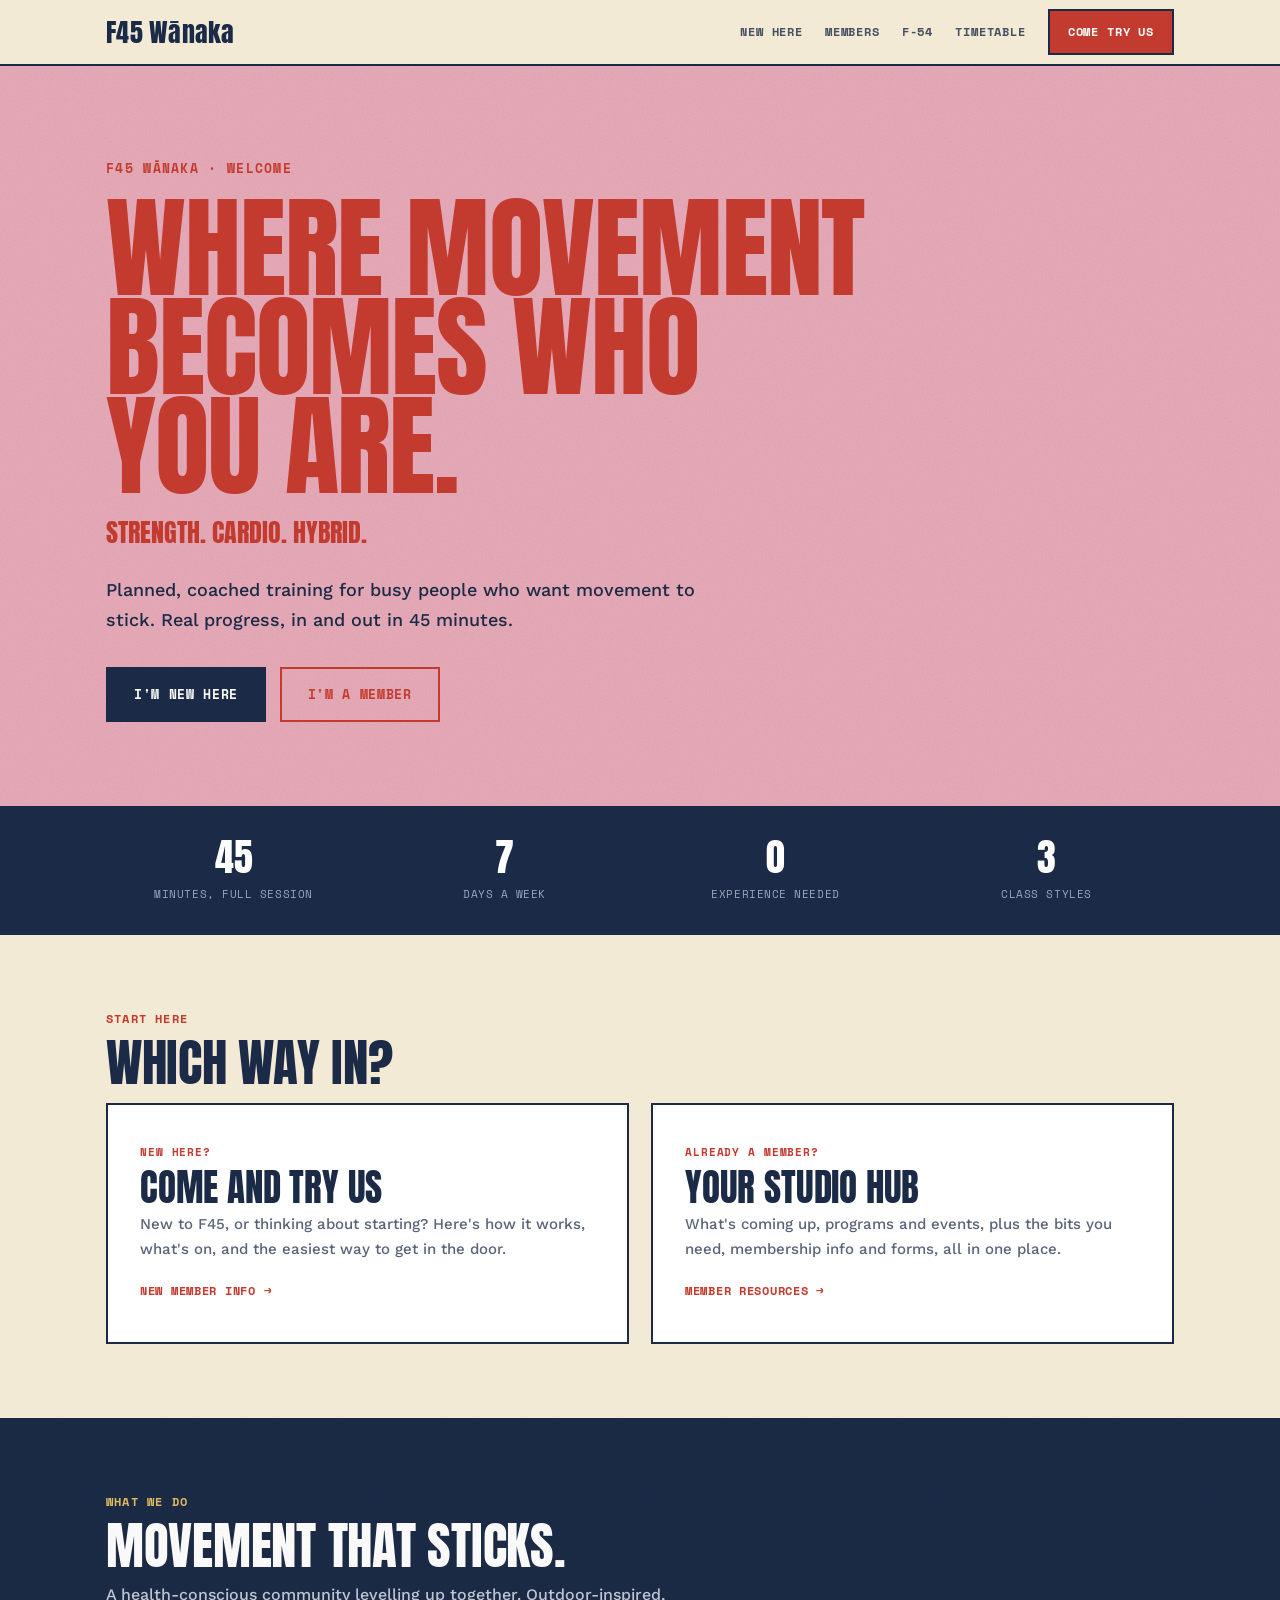
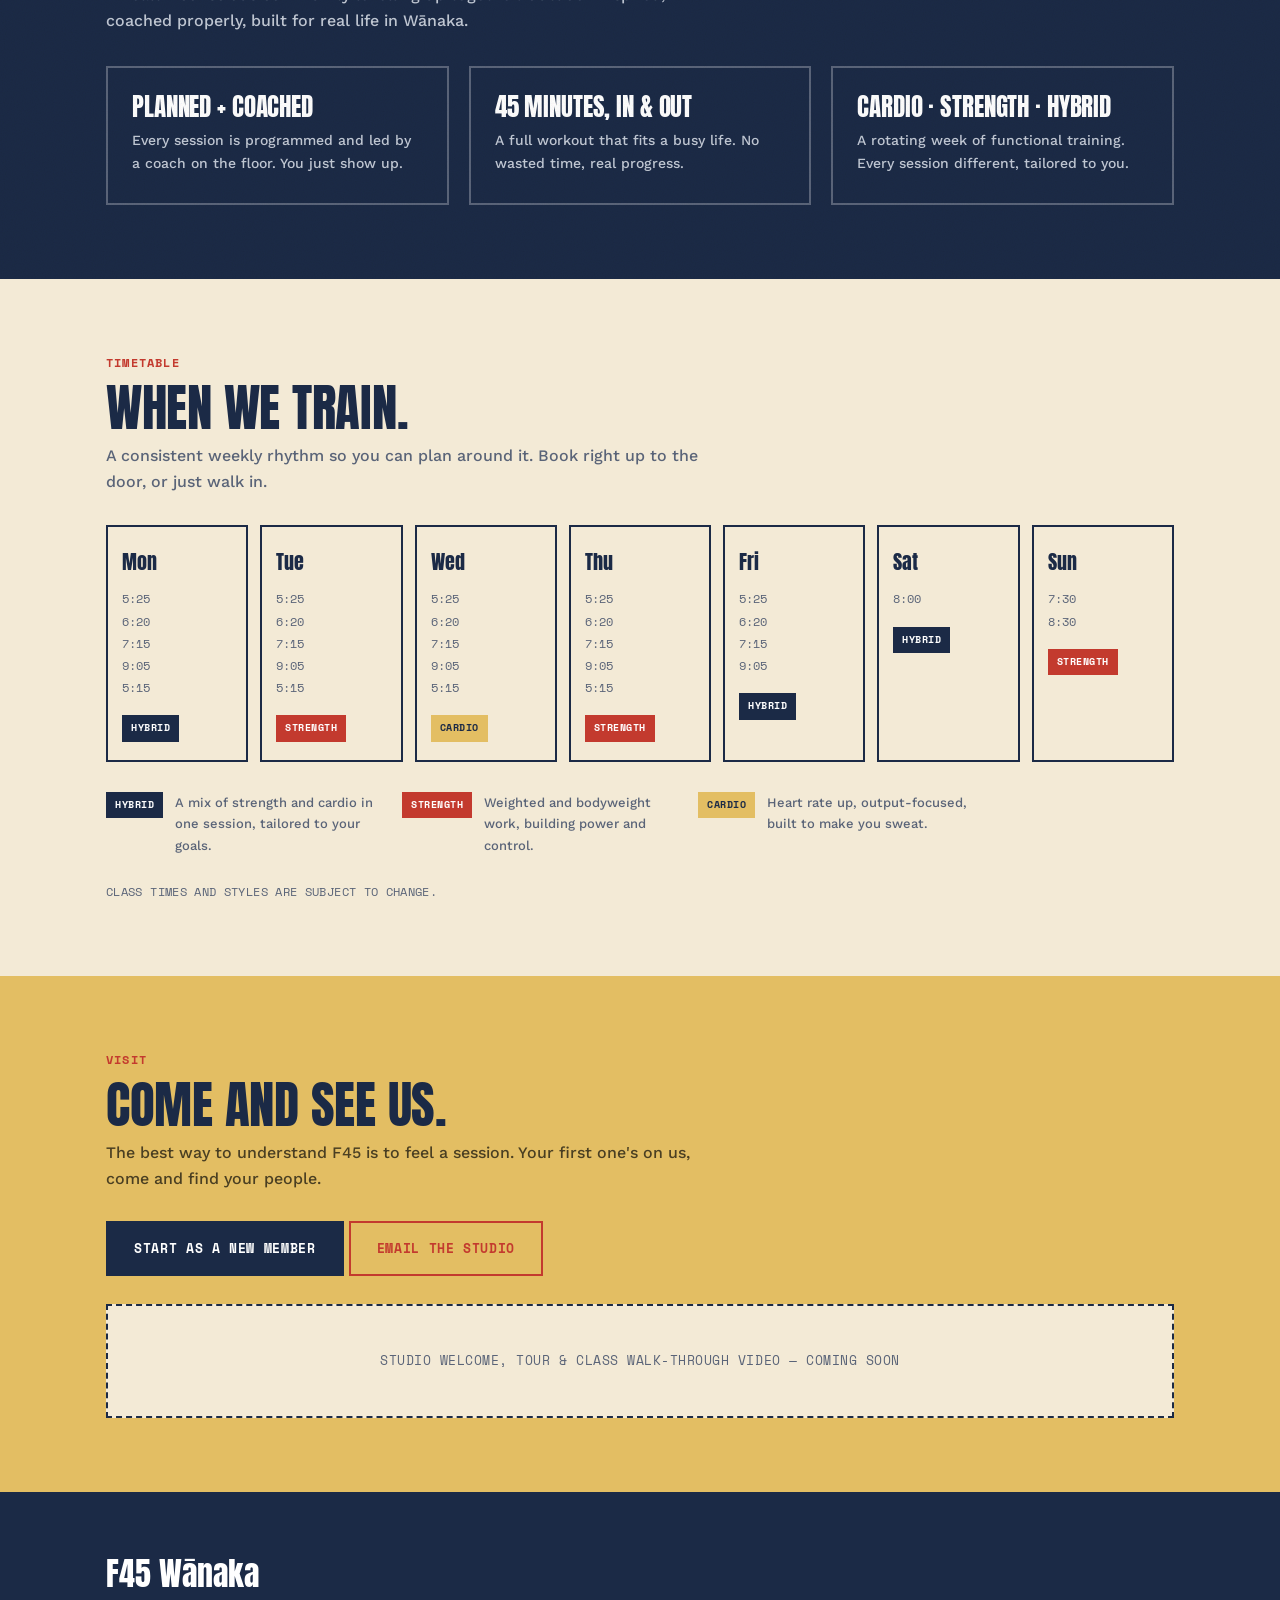
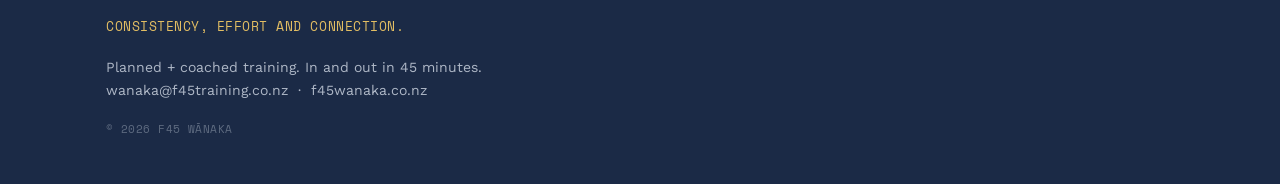
<file: index.html>
<!DOCTYPE html><html lang="en"><head>
<meta charset="utf-8"><meta name="viewport" content="width=device-width, initial-scale=1">
<title>F45 Wānaka — Planned, coached training in Wānaka</title><meta name="description" content="F45 Wānaka. Planned, coached classes for busy people who want movement to stick. Cardio, strength and hybrid, in and out in 45 minutes.">
<link rel="preconnect" href="https://fonts.googleapis.com"><link rel="preconnect" href="https://fonts.gstatic.com" crossorigin>
<link href="https://fonts.googleapis.com/css2?family=Anton&family=Space+Mono:wght@400;700&family=Work+Sans:wght@400;500;600;700&display=swap" rel="stylesheet">
<link rel="stylesheet" href="/site.css">
</head><body><div class="nav"><div class="wrap">
<a href="/" class="brand">F45 Wānaka</a>
<div class="navlinks"><a href="/new/">New here</a><a href="/members/">Members</a><a href="/f54/">F-54</a><a class="hidesm" href="/#timetable">Timetable</a><a class="nav-cta" href="/new/">Come try us</a></div>
</div></div>
<div class="hero pink grain"><div class="wrap">
  <div class="eyebrow">F45 Wānaka · Welcome</div>
  <h1>Where movement<br>becomes who<br>you are.</h1>
  <div class="subline">Strength. Cardio. Hybrid.</div>
  <p class="lede">Planned, coached training for busy people who want movement to stick. Real progress, in and out in 45 minutes.</p>
  <div class="cta"><a href="/new/" class="btn navy">I'm new here</a><a href="/members/" class="btn outline">I'm a member</a></div>
</div></div>

<div class="statbar"><div class="wrap">
  <div class="stat"><div class="n">45</div><div class="l">Minutes, full session</div></div>
  <div class="stat"><div class="n">7</div><div class="l">Days a week</div></div>
  <div class="stat"><div class="n">0</div><div class="l">Experience needed</div></div>
  <div class="stat"><div class="n">3</div><div class="l">Class styles</div></div>
</div></div>

<section class="cream"><div class="wrap">
  <div class="kick">Start here</div>
  <h2 class="sh">Which way in?</h2>
  <div class="paths">
    <a href="/new/" class="path">
      <div class="pk">New here?</div>
      <h3>Come and try us</h3>
      <p>New to F45, or thinking about starting? Here's how it works, what's on, and the easiest way to get in the door.</p>
      <span class="go">New member info</span>
    </a>
    <a href="/members/" class="path">
      <div class="pk">Already a member?</div>
      <h3>Your studio hub</h3>
      <p>What's coming up, programs and events, plus the bits you need, membership info and forms, all in one place.</p>
      <span class="go">Member resources</span>
    </a>
  </div>
</div></section>

<section class="navy grain"><div class="wrap">
  <div class="kick">What we do</div>
  <h2 class="sh">Movement that sticks.</h2>
  <p class="lead">A health-conscious community levelling up together. Outdoor-inspired, coached properly, built for real life in Wānaka.</p>
  <div class="feats">
    <div class="feat"><h4>Planned + coached</h4><p>Every session is programmed and led by a coach on the floor. You just show up.</p></div>
    <div class="feat"><h4>45 minutes, in &amp; out</h4><p>A full workout that fits a busy life. No wasted time, real progress.</p></div>
    <div class="feat"><h4>Cardio · Strength · Hybrid</h4><p>A rotating week of functional training. Every session different, tailored to you.</p></div>
  </div>
</div></section>

<section class="cream" id="timetable"><div class="wrap">
  <div class="kick">Timetable</div>
  <h2 class="sh">When we train.</h2>
  <p class="lead">A consistent weekly rhythm so you can plan around it. Book right up to the door, or just walk in.</p>
  <div class="ttgrid"><div class="ttc"><div class="day">Mon</div><div class="times">5:25<br>6:20<br>7:15<br>9:05<br>5:15<br></div><span class="tag h">Hybrid</span></div><div class="ttc"><div class="day">Tue</div><div class="times">5:25<br>6:20<br>7:15<br>9:05<br>5:15<br></div><span class="tag s">Strength</span></div><div class="ttc"><div class="day">Wed</div><div class="times">5:25<br>6:20<br>7:15<br>9:05<br>5:15<br></div><span class="tag c">Cardio</span></div><div class="ttc"><div class="day">Thu</div><div class="times">5:25<br>6:20<br>7:15<br>9:05<br>5:15<br></div><span class="tag s">Strength</span></div><div class="ttc"><div class="day">Fri</div><div class="times">5:25<br>6:20<br>7:15<br>9:05<br></div><span class="tag h">Hybrid</span></div><div class="ttc"><div class="day">Sat</div><div class="times">8:00<br></div><span class="tag h">Hybrid</span></div><div class="ttc"><div class="day">Sun</div><div class="times">7:30<br>8:30<br></div><span class="tag s">Strength</span></div></div><div class="legend">
<div class="li"><span class="tag h">Hybrid</span><p>A mix of strength and cardio in one session, tailored to your goals.</p></div>
<div class="li"><span class="tag s">Strength</span><p>Weighted and bodyweight work, building power and control.</p></div>
<div class="li"><span class="tag c">Cardio</span><p>Heart rate up, output-focused, built to make you sweat.</p></div>
</div>
<div class="fine">Class times and styles are subject to change.</div>
</div></section>

<section class="mustard" id="visit"><div class="wrap">
  <div class="kick">Visit</div>
  <h2 class="sh">Come and see us.</h2>
  <p class="lead">The best way to understand F45 is to feel a session. Your first one's on us, come and find your people.</p>
  <div class="cta" style="margin-top:28px;"><a href="/new/" class="btn navy">Start as a new member</a> <a href="mailto:wanaka@f45training.co.nz" class="btn outline">Email the studio</a></div>
  <div class="placeholder" style="border-color:var(--navy);">Studio welcome, tour &amp; class walk-through video — coming soon</div>
</div></section>
<div class="foot"><div class="wrap">
<div class="fbrand">F45 Wānaka</div>
<div class="vals">Consistency, effort and connection.</div>
<div>Planned + coached training. In and out in 45 minutes.<br>
<a href="mailto:wanaka@f45training.co.nz">wanaka@f45training.co.nz</a> &nbsp;·&nbsp; <a href="/">f45wanaka.co.nz</a></div>
<div class="fmuted">© 2026 F45 Wānaka</div>
</div></div></body></html>
</file>
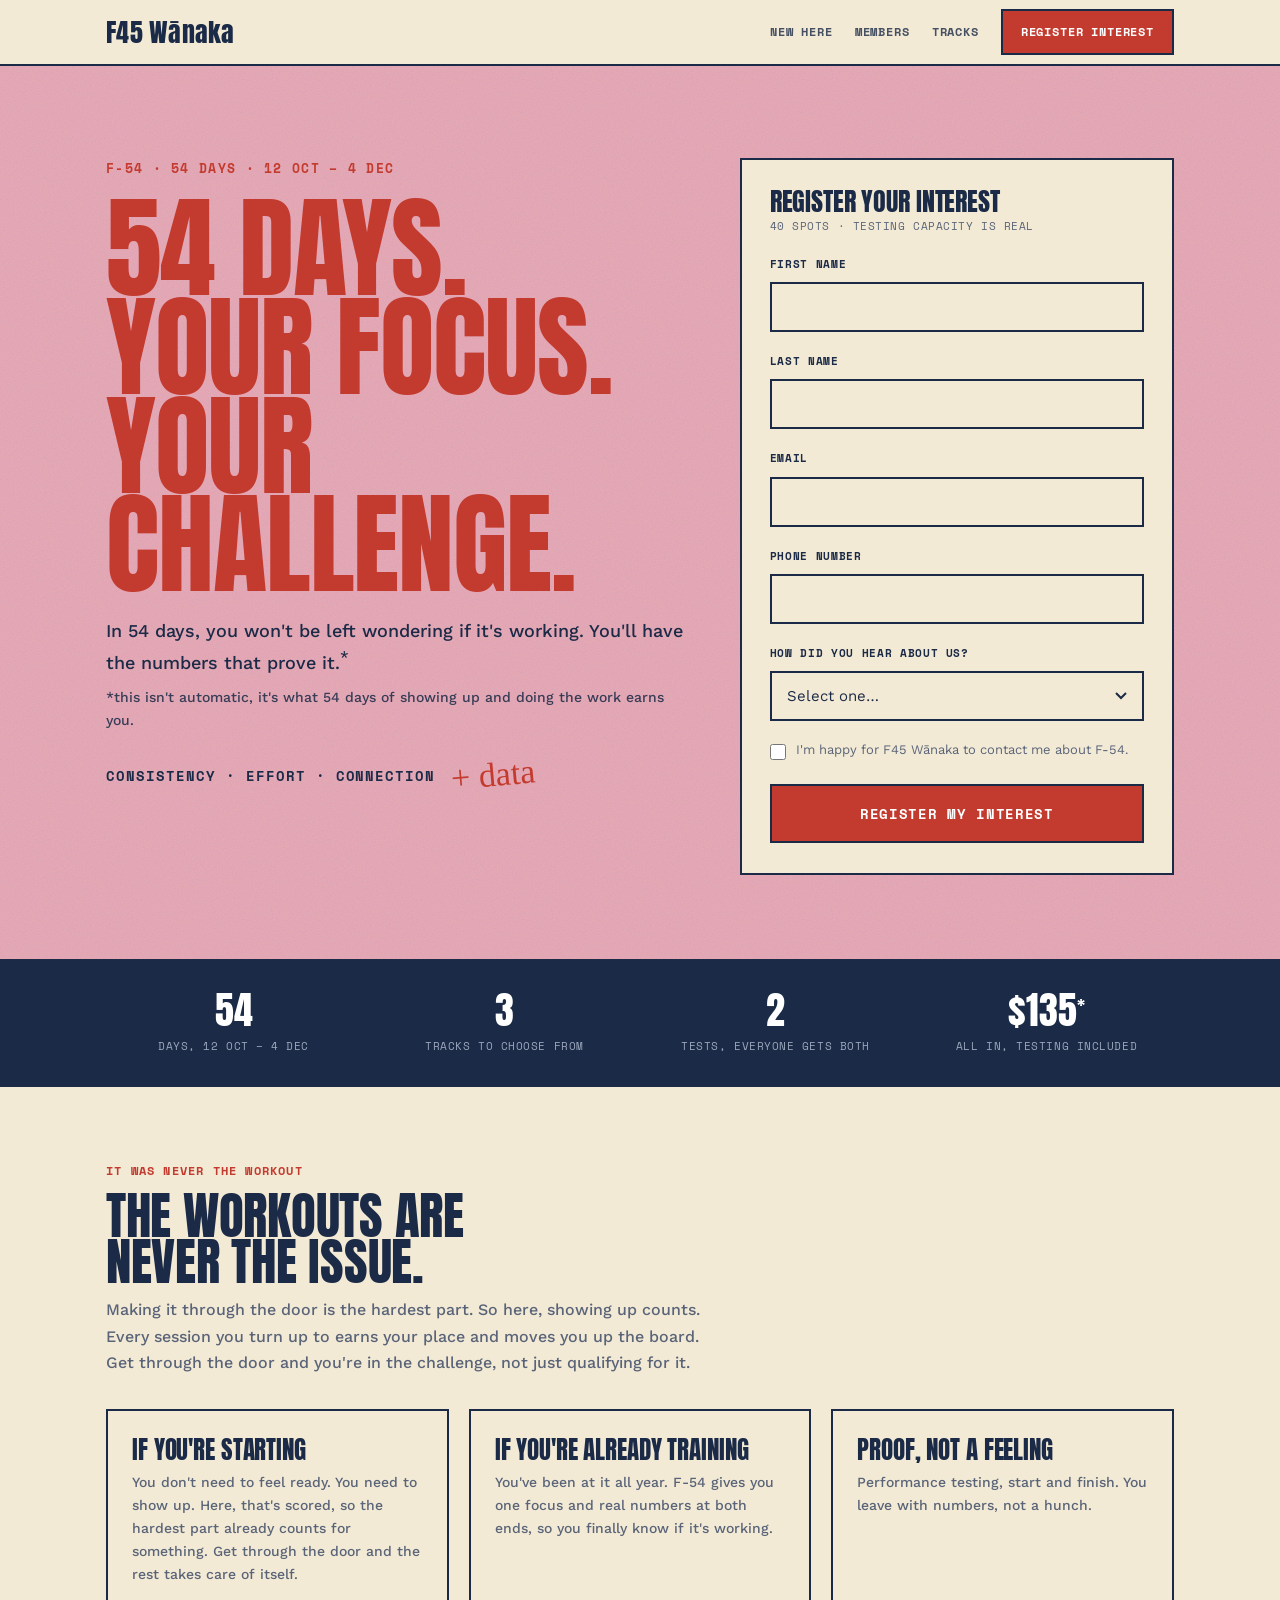
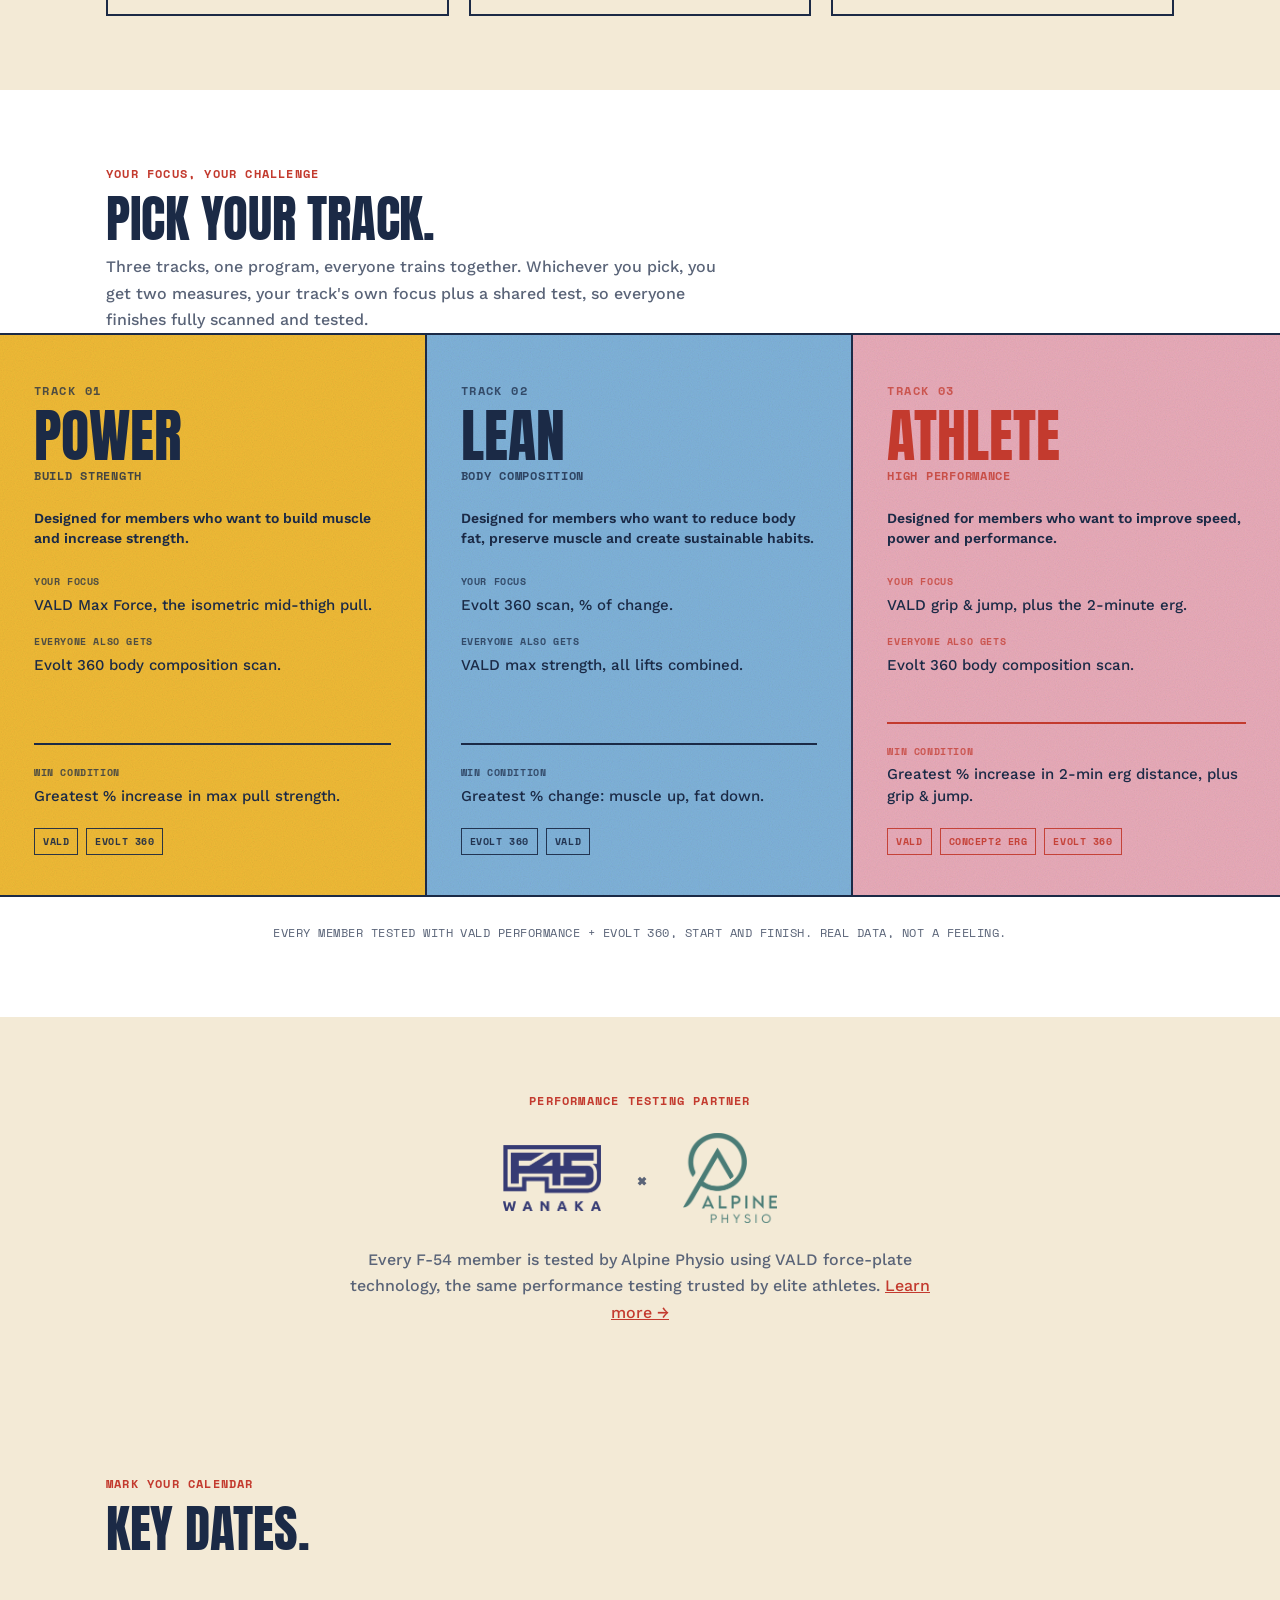
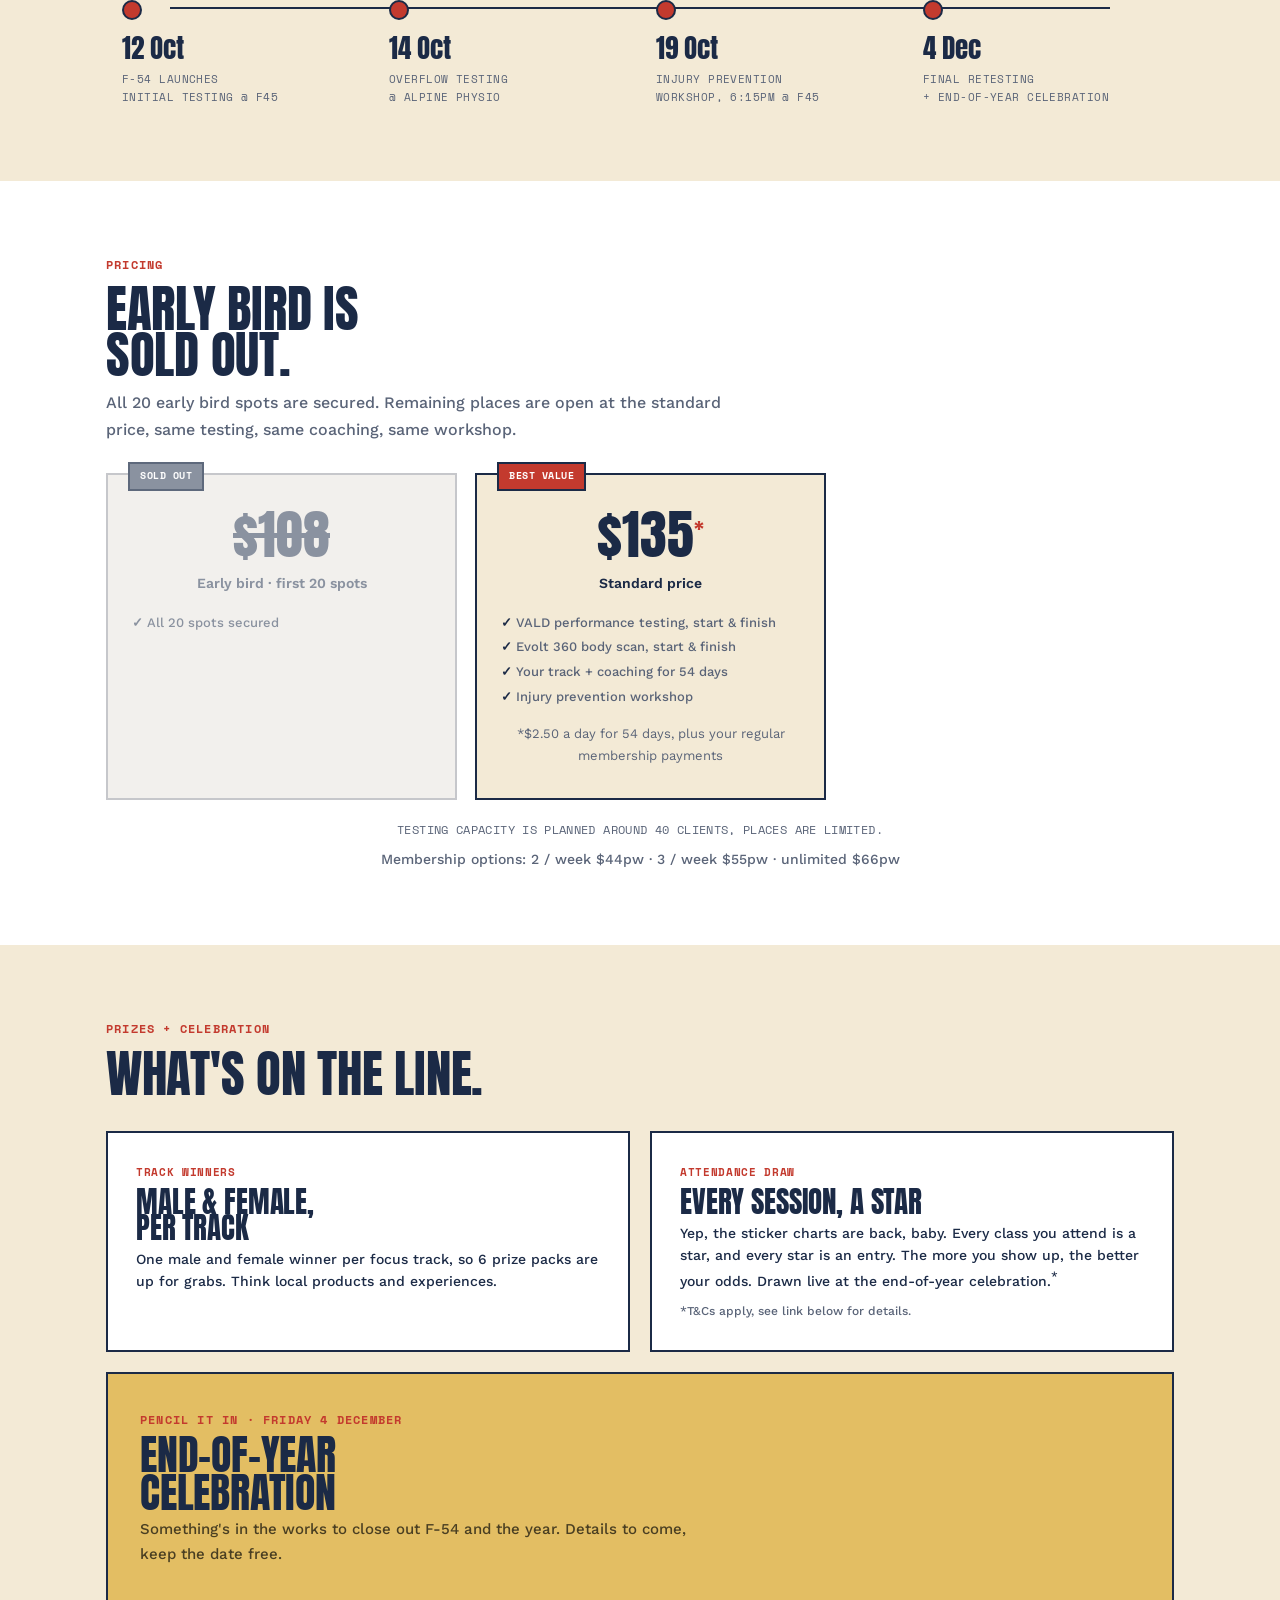
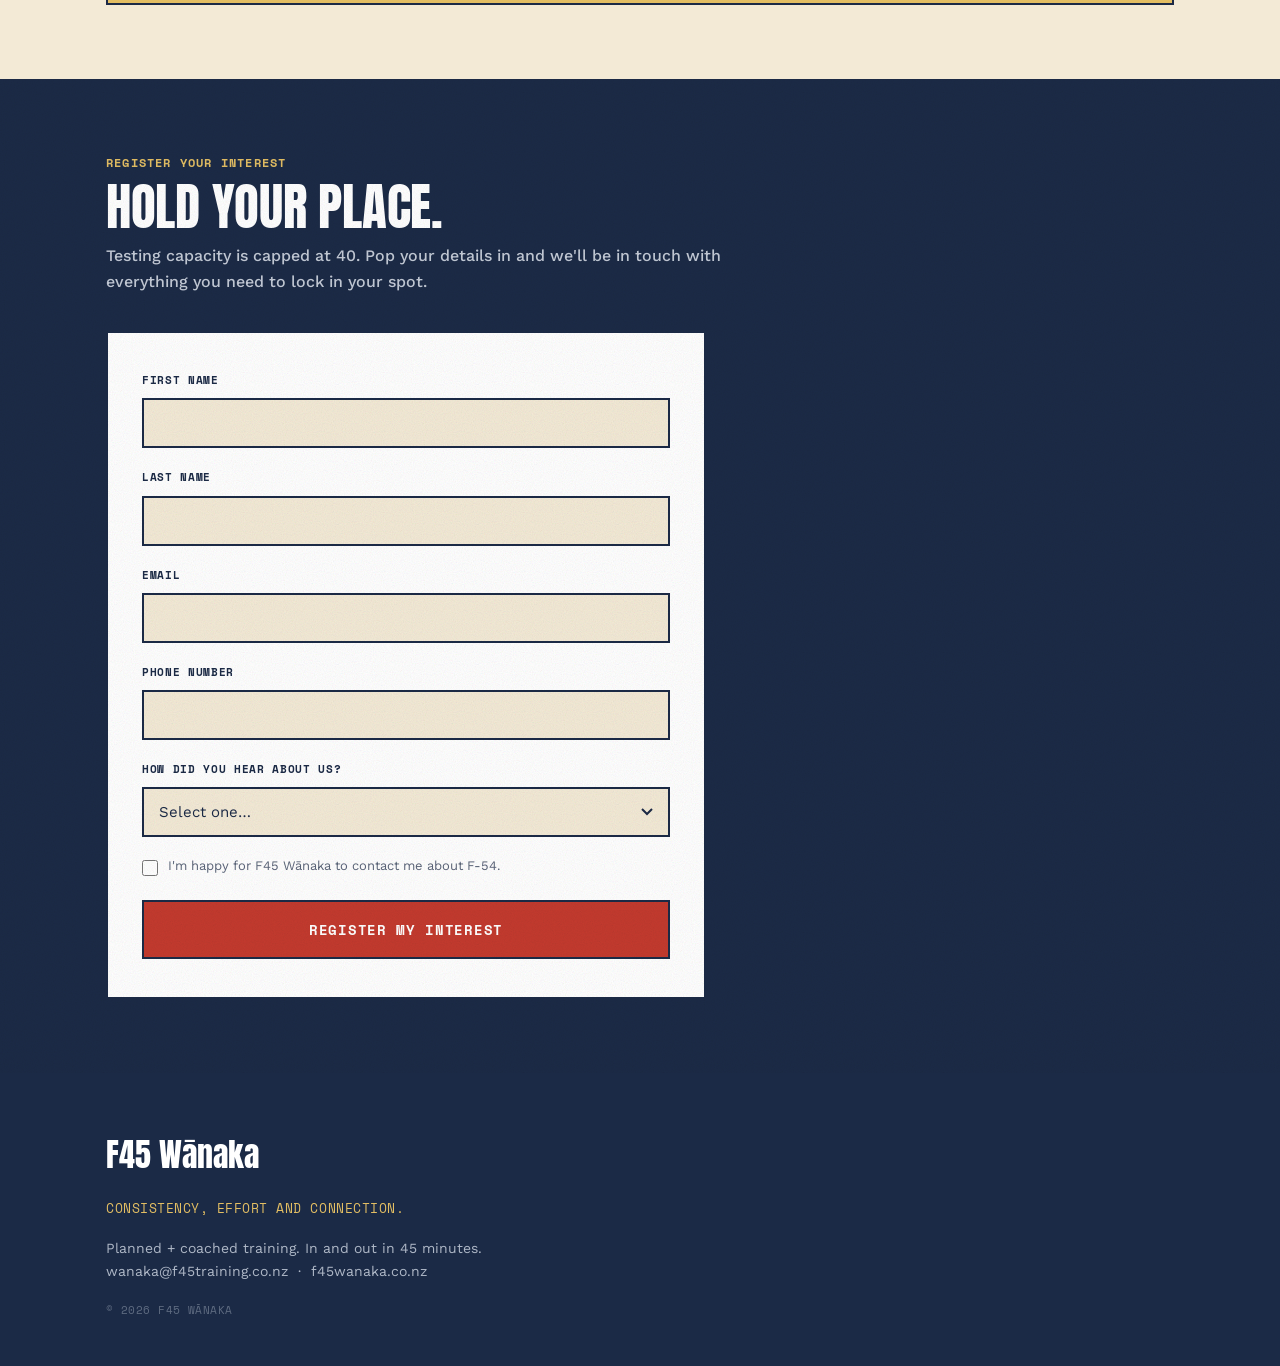
<file: f54/index.html>
<!DOCTYPE html><html lang="en"><head>
<meta charset="utf-8"><meta name="viewport" content="width=device-width, initial-scale=1">
<title>F-54 &mdash; F45 W&#257;naka</title>
<meta name="description" content="F-54: 54 days, your focus, your challenge. 12 Oct to 4 Dec at F45 W&#257;naka. Real performance testing to prove it's working. Register your interest.">
<link rel="preconnect" href="https://fonts.googleapis.com"><link rel="preconnect" href="https://fonts.gstatic.com" crossorigin>
<link href="https://fonts.googleapis.com/css2?family=Anton&family=Space+Mono:wght@400;700&family=Work+Sans:wght@400;500;600;700&family=Permanent+Marker&display=swap" rel="stylesheet">
<link rel="stylesheet" href="/site.css">
</head><body>

<div class="nav"><div class="wrap">
<a href="/" class="brand">F45 W&#257;naka</a>
<div class="navlinks"><a href="/new/">New here</a><a href="/members/">Members</a><a class="hidesm" href="#tracks">Tracks</a><a class="nav-cta" href="#register">Register interest</a></div>
</div></div>

<div class="hero pink grain"><div class="wrap"><div class="hgrid">
  <div>
    <div class="eyebrow">F-54 &middot; 54 days &middot; 12 Oct &ndash; 4 Dec</div>
    <h1>54 days.<br>Your focus.<br>Your challenge.</h1>
    <p class="lede">In 54 days, you won't be left wondering if it's working. You'll have the numbers that prove it.<sup>*</sup></p>
    <p class="lede" style="font-size:14px;margin-top:8px;opacity:.85;">*this isn't automatic, it's what 54 days of showing up and doing the work earns you.</p>
    <div class="valline"><span class="v">Consistency &middot; Effort &middot; Connection</span><span class="data">+ data</span></div>
  </div>
  <div class="hform">
    <h3>Register your interest</h3>
    <div class="hf-sub">40 spots &middot; testing capacity is real</div>
    <form class="f54form" novalidate>
      <div class="frow"><label>First name</label><input name="firstName" type="text" autocomplete="given-name" required></div>
      <div class="frow"><label>Last name</label><input name="lastName" type="text" autocomplete="family-name" required></div>
      <div class="frow"><label>Email</label><input name="email" type="email" autocomplete="email" required></div>
      <div class="frow"><label>Phone number</label><input name="phone" type="tel" autocomplete="tel" required></div>
      <div class="frow"><label>How did you hear about us?</label><select name="source">
        <option value="" selected>Select one&hellip;</option>
        <option value="I'm a member">I'm a member</option>
        <option value="Friend">Friend</option>
        <option value="Instagram">Instagram</option>
        <option value="Facebook">Facebook</option>
        <option value="Email">Email</option>
        <option value="Poster">Poster</option>
        <option value="Other">Other</option>
      </select></div>
      <label class="consent"><input type="checkbox" name="consent" value="true" required><span>I'm happy for F45 W&#257;naka to contact me about F-54.</span></label>
      <div class="fhp"><label>Company<input type="text" name="company" tabindex="-1" autocomplete="off"></label></div>
      <button type="submit" class="btn submit">Register my interest</button>
      <div class="ferr"></div>
    </form>
    <div class="fthanks"><h3>You're on the list.</h3><p class="tmsg">Thanks, a coach will be in touch.</p></div>
  </div>
</div></div></div>

<div class="statbar"><div class="wrap">
  <div class="stat"><div class="n">54</div><div class="l">Days, 12 Oct &ndash; 4 Dec</div></div>
  <div class="stat"><div class="n">3</div><div class="l">Tracks to choose from</div></div>
  <div class="stat"><div class="n">2</div><div class="l">Tests, everyone gets both</div></div>
  <div class="stat"><div class="n">$135<span style="font-size:1.1rem;vertical-align:super;">*</span></div><div class="l">All in, testing included</div></div>
</div></div>

<section class="cream"><div class="wrap">
  <div class="kick">It was never the workout</div>
  <h2 class="sh">The workouts are<br>never the issue.</h2>
  <p class="lead">Making it through the door is the hardest part. So here, showing up counts. Every session you turn up to earns your place and moves you up the board. Get through the door and you're in the challenge, not just qualifying for it.</p>
  <div class="feats">
    <div class="feat"><h4>If you're starting</h4><p>You don't need to feel ready. You need to show up. Here, that's scored, so the hardest part already counts for something. Get through the door and the rest takes care of itself.</p></div>
    <div class="feat"><h4>If you're already training</h4><p>You've been at it all year. F-54 gives you one focus and real numbers at both ends, so you finally know if it's working.</p></div>
    <div class="feat"><h4>Proof, not a feeling</h4><p>Performance testing, start and finish. You leave with numbers, not a hunch.</p></div>
  </div>
</div></section>

<section class="white" id="tracks"><div class="wrap">
  <div class="kick">Your focus, your challenge</div>
  <h2 class="sh">Pick your track.</h2>
  <p class="lead">Three tracks, one program, everyone trains together. Whichever you pick, you get two measures, your track's own focus plus a shared test, so everyone finishes fully scanned and tested.</p>
</div>
<div class="trackband">
  <div class="tcol pw grain">
    <div class="tnum">Track 01</div>
    <div class="tname">Power</div>
    <div class="tdesc">Build strength</div>
    <div class="tfor">Designed for members who want to build muscle and increase strength.</div>
    <div class="trow"><div class="k">Your focus</div><div class="v2">VALD Max Force, the isometric mid-thigh pull.</div></div>
    <div class="trow"><div class="k">Everyone also gets</div><div class="v2">Evolt 360 body composition scan.</div></div>
    <div class="twin">
      <div class="trow" style="margin:0 0 14px"><div class="k">Win condition</div><div class="v2">Greatest % increase in max pull strength.</div></div>
      <div class="tlogos"><span class="logomark">VALD</span><span class="logomark">Evolt 360</span></div>
    </div>
  </div>
  <div class="tcol ln grain">
    <div class="tnum">Track 02</div>
    <div class="tname">Lean</div>
    <div class="tdesc">Body composition</div>
    <div class="tfor">Designed for members who want to reduce body fat, preserve muscle and create sustainable habits.</div>
    <div class="trow"><div class="k">Your focus</div><div class="v2">Evolt 360 scan, % of change.</div></div>
    <div class="trow"><div class="k">Everyone also gets</div><div class="v2">VALD max strength, all lifts combined.</div></div>
    <div class="twin">
      <div class="trow" style="margin:0 0 14px"><div class="k">Win condition</div><div class="v2">Greatest % change: muscle up, fat down.</div></div>
      <div class="tlogos"><span class="logomark">Evolt 360</span><span class="logomark">VALD</span></div>
    </div>
  </div>
  <div class="tcol at grain">
    <div class="tnum">Track 03</div>
    <div class="tname">Athlete</div>
    <div class="tdesc">High performance</div>
    <div class="tfor">Designed for members who want to improve speed, power and performance.</div>
    <div class="trow"><div class="k">Your focus</div><div class="v2">VALD grip &amp; jump, plus the 2-minute erg.</div></div>
    <div class="trow"><div class="k">Everyone also gets</div><div class="v2">Evolt 360 body composition scan.</div></div>
    <div class="twin">
      <div class="trow" style="margin:0 0 14px"><div class="k">Win condition</div><div class="v2">Greatest % increase in 2-min erg distance, plus grip &amp; jump.</div></div>
      <div class="tlogos"><span class="logomark">VALD</span><span class="logomark">Concept2 Erg</span><span class="logomark">Evolt 360</span></div>
    </div>
  </div>
</div>
<div class="wrap"><div class="testnote">Every member tested with VALD performance + Evolt 360, start and finish. Real data, not a feeling.</div></div>
</section>

<section class="cream"><div class="wrap" style="text-align:center;">
  <div class="kick" style="text-align:center;">Performance testing partner</div>
  <div style="display:flex;align-items:center;justify-content:center;gap:36px;flex-wrap:wrap;margin-top:22px;">
    <img src="/img/logo-f45-blue.png" alt="F45 W&#257;naka" style="height:66px;width:auto;">
    <span style="font-family:'Anton',Impact,sans-serif;font-size:1.8rem;color:var(--ink-soft);">&times;</span>
    <img src="/img/logo-alpine-moss.png" alt="Alpine Physio" style="height:90px;width:auto;">
  </div>
  <p class="lead" style="margin:24px auto 0;text-align:center;">Every F-54 member is tested by Alpine Physio using VALD force-plate technology, the same performance testing trusted by elite athletes. <a href="https://alpinephysiotherapy.co.nz/performance-testing/" target="_blank" rel="noopener" style="color:var(--red);text-decoration:underline;">Learn more &#8594;</a></p>
</div></section>

<section class="cream"><div class="wrap">
  <div class="kick">Mark your calendar</div>
  <h2 class="sh">Key dates.</h2>
  <div class="timeline">
    <div class="tl"><div class="d">12 Oct</div><div class="lbl">F-54 launches<br>Initial testing @ F45</div></div>
    <div class="tl"><div class="d">14 Oct</div><div class="lbl">Overflow testing<br>@ Alpine Physio</div></div>
    <div class="tl"><div class="d">19 Oct</div><div class="lbl">Injury Prevention<br>Workshop, 6:15pm @ F45</div></div>
    <div class="tl"><div class="d">4 Dec</div><div class="lbl">Final retesting<br>+ end-of-year celebration</div></div>
  </div>
</div></section>

<section class="white"><div class="wrap">
  <div class="kick">Pricing</div>
  <h2 class="sh">Early bird is<br>sold out.</h2>
  <p class="lead">All 20 early bird spots are secured. Remaining places are open at the standard price, same testing, same coaching, same workshop.</p>
  <div class="prices two">
    <div class="price soldout">
      <div class="soldtag">Sold out</div>
      <div class="amt">$108</div>
      <div class="lab">Early bird &middot; first 20 spots</div>
      <div class="incl">
        <b>&#10003;</b> All 20 spots secured
      </div>
    </div>
    <div class="price best">
      <div class="amt">$135<sup style="font-size:1.4rem;color:var(--red);top:-1.4rem;">*</sup></div>
      <div class="lab">Standard price</div>
      <div class="incl">
        <b>&#10003;</b> VALD performance testing, start &amp; finish<br>
        <b>&#10003;</b> Evolt 360 body scan, start &amp; finish<br>
        <b>&#10003;</b> Your track + coaching for 54 days<br>
        <b>&#10003;</b> Injury prevention workshop
      </div>
      <div class="sub" style="margin-top:14px;">*$2.50 a day for 54 days, plus your regular membership payments</div>
    </div>
  </div>
  <p class="fine" style="text-align:center;margin-top:20px;">Testing capacity is planned around 40 clients, places are limited.</p>
  <p style="text-align:center;font-family:'Work Sans',sans-serif;font-size:14px;color:var(--ink-soft);font-weight:500;margin-top:8px;">Membership options: 2 / week $44pw &middot; 3 / week $55pw &middot; unlimited $66pw</p>
</div></section>

<section class="cream"><div class="wrap">
  <div class="kick">Prizes + celebration</div>
  <h2 class="sh">What's on the line.</h2>
  <div class="prizeblocks">
    <div class="pblock">
      <div class="pk">Track winners</div>
      <h4>Male &amp; female,<br>per track</h4>
      <p>One male and female winner per focus track, so 6 prize packs are up for grabs. Think local products and experiences.</p>
    </div>
    <div class="pblock">
      <div class="pk">Attendance draw</div>
      <h4>Every session, a star</h4>
      <p>Yep, the sticker charts are back, baby. Every class you attend is a star, and every star is an entry. The more you show up, the better your odds. Drawn live at the end-of-year celebration.<sup>*</sup></p>
      <p style="font-size:12px;margin-top:10px;color:var(--ink-soft);">*T&amp;Cs apply, see link below for details.</p>
    </div>
  </div>
  <div class="party">
    <div class="pk">Pencil it in &middot; Friday 4 December</div>
    <h3>End-of-year<br>celebration</h3>
    <p>Something's in the works to close out F-54 and the year. Details to come, keep the date free.</p>
  </div>
</div></section>

<section class="navy grain" id="register"><div class="wrap">
  <div class="kick">Register your interest</div>
  <h2 class="sh">Hold your place.</h2>
  <p class="lead">Testing capacity is capped at 40. Pop your details in and we'll be in touch with everything you need to lock in your spot.</p>
  <div class="form-wrap">
    <form class="f54form" novalidate>
      <div class="frow"><label>First name</label><input name="firstName" type="text" autocomplete="given-name" required></div>
      <div class="frow"><label>Last name</label><input name="lastName" type="text" autocomplete="family-name" required></div>
      <div class="frow"><label>Email</label><input name="email" type="email" autocomplete="email" required></div>
      <div class="frow"><label>Phone number</label><input name="phone" type="tel" autocomplete="tel" required></div>
      <div class="frow"><label>How did you hear about us?</label><select name="source">
        <option value="" selected>Select one&hellip;</option>
        <option value="I'm a member">I'm a member</option>
        <option value="Friend">Friend</option>
        <option value="Instagram">Instagram</option>
        <option value="Facebook">Facebook</option>
        <option value="Email">Email</option>
        <option value="Poster">Poster</option>
        <option value="Other">Other</option>
      </select></div>
      <label class="consent"><input type="checkbox" name="consent" value="true" required><span>I'm happy for F45 W&#257;naka to contact me about F-54.</span></label>
      <div class="fhp"><label>Company<input type="text" name="company" tabindex="-1" autocomplete="off"></label></div>
      <button type="submit" class="btn submit">Register my interest</button>
      <div class="ferr"></div>
    </form>
    <div class="fthanks"><h3>You're on the list.</h3><p class="tmsg">Thanks, a coach will be in touch.</p></div>
  </div>
</div></section>

<div class="foot"><div class="wrap">
<div class="fbrand">F45 W&#257;naka</div>
<div class="vals">Consistency, effort and connection.</div>
<div>Planned + coached training. In and out in 45 minutes.<br>
<a href="mailto:wanaka@f45training.co.nz">wanaka@f45training.co.nz</a> &nbsp;&middot;&nbsp; <a href="/">f45wanaka.co.nz</a></div>
<div class="fmuted">&copy; 2026 F45 W&#257;naka</div>
</div></div>

<script>
document.querySelectorAll('form.f54form').forEach(function(form){
  var wrap=form.parentNode, err=wrap.querySelector('.ferr'), thanks=wrap.querySelector('.fthanks'), btn=form.querySelector('button[type=submit]');
  form.addEventListener('submit',function(e){
    e.preventDefault(); if(err){err.style.display='none';}
    var g=function(n){var el=form.querySelector('[name="'+n+'"]');return el?el.value.trim():'';};
    var data={firstName:g('firstName'),lastName:g('lastName'),email:g('email'),phone:g('phone'),source:g('source'),consent:form.querySelector('input[name="consent"]').checked,company:g('company')};
    if(!data.firstName||!data.lastName||!data.email||!data.phone||!data.consent){if(err){err.textContent='Please fill in your name, email and phone, and tick the box.';err.style.display='block';}return;}
    var old=btn.textContent; btn.disabled=true; btn.textContent='Sending...';
    fetch('/api/f54',{method:'POST',headers:{'Content-Type':'application/json'},body:JSON.stringify(data)})
      .then(function(r){return r.json().then(function(j){return{ok:r.ok,j:j};});})
      .then(function(res){
        if(!res.ok||!res.j.ok){throw new Error((res.j&&res.j.error)||'Something went wrong.');}
        form.style.display='none';
        if(thanks){var m=thanks.querySelector('.tmsg'); if(m){m.textContent='Thanks '+data.firstName+", we've got your details and a coach will be in touch.";} thanks.style.display='block';}
      })
      .catch(function(er){if(err){err.textContent=er.message||'Could not send. Please try again.';err.style.display='block';} btn.disabled=false; btn.textContent=old;});
  });
});
</script>
</body></html>
</file>
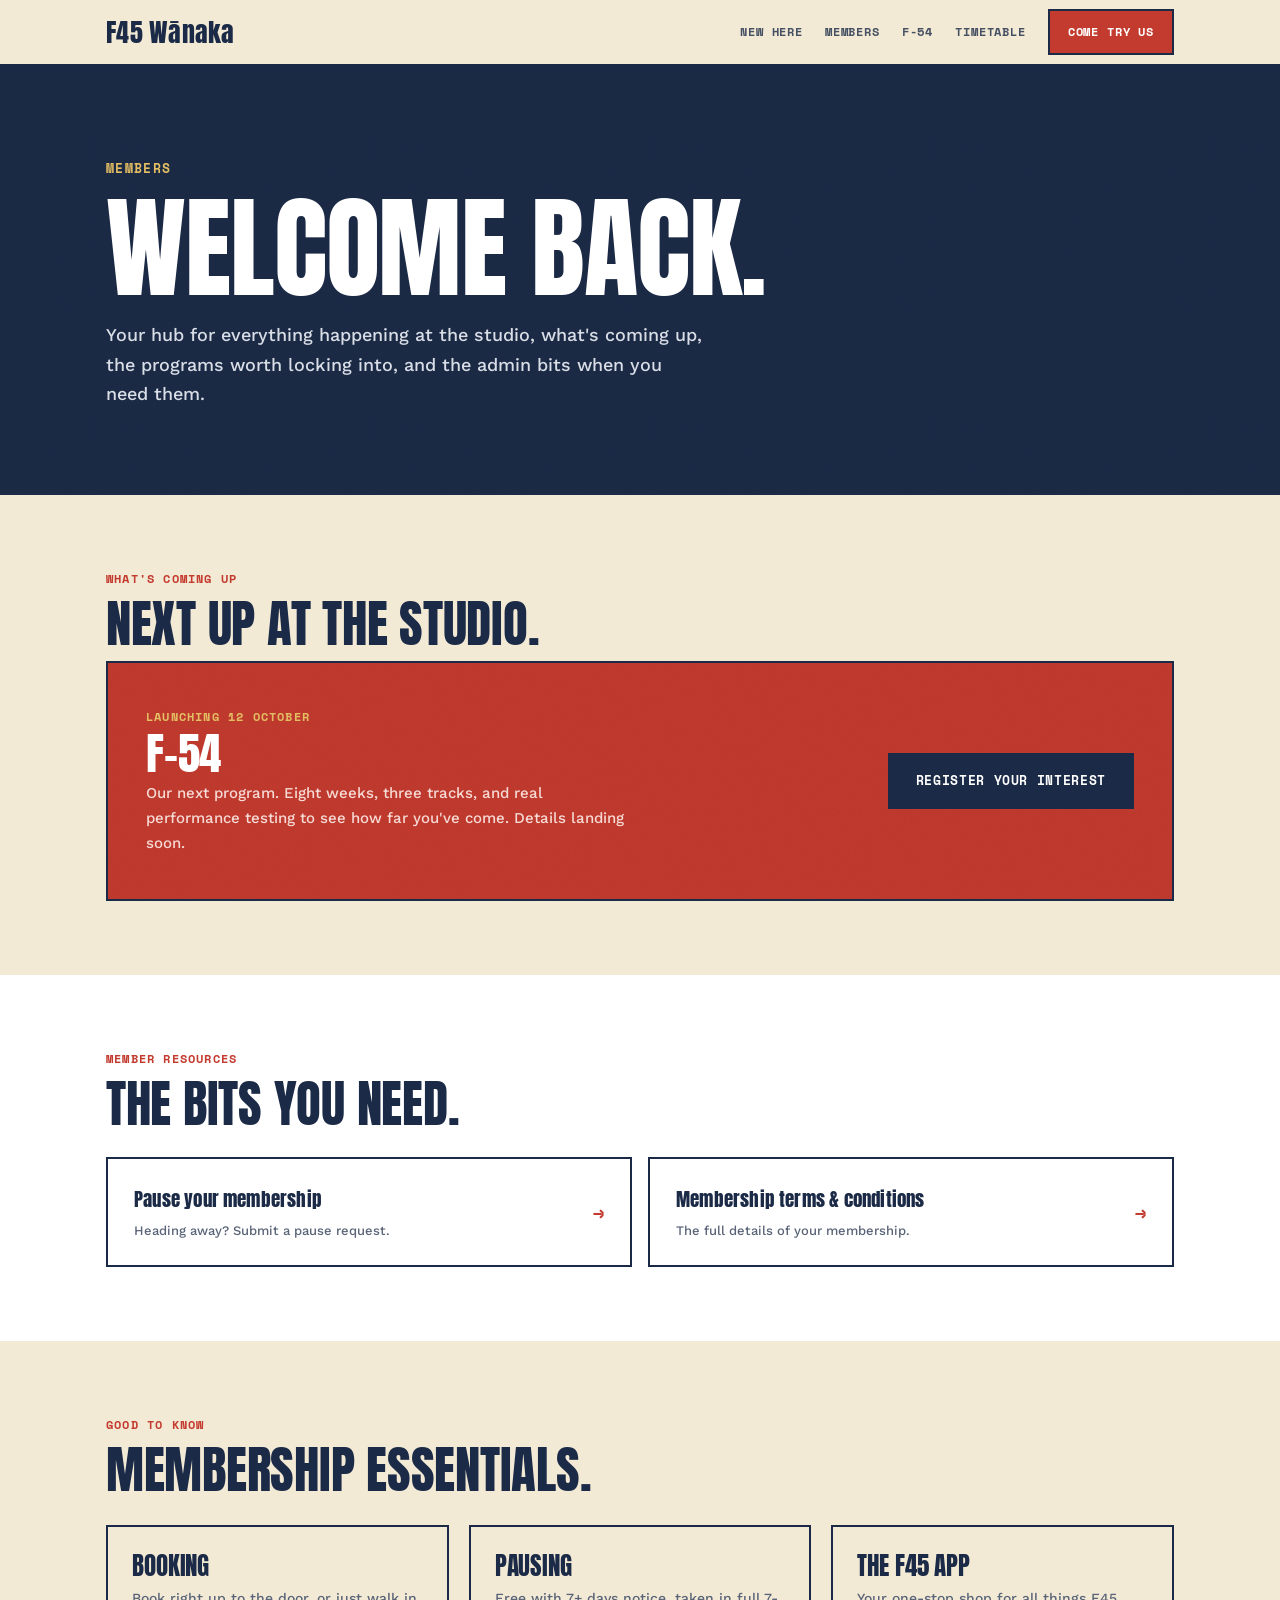
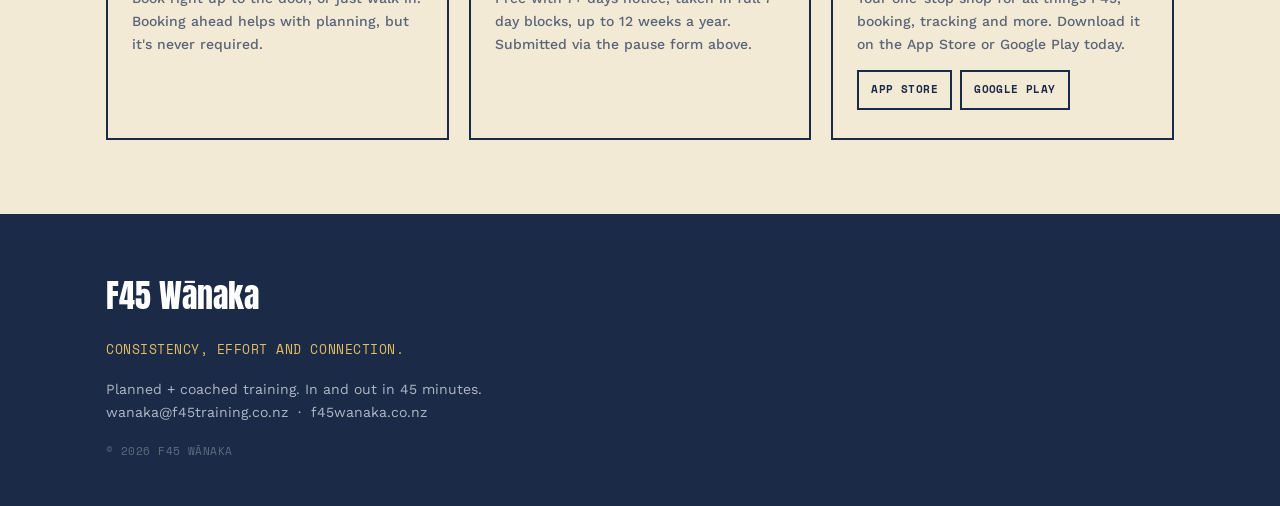
<file: members/index.html>
<!DOCTYPE html><html lang="en"><head>
<meta charset="utf-8"><meta name="viewport" content="width=device-width, initial-scale=1">
<title>Members — F45 Wānaka</title><meta name="description" content="F45 Wānaka member hub. What's coming up, programs, events, and membership forms.">
<link rel="preconnect" href="https://fonts.googleapis.com"><link rel="preconnect" href="https://fonts.gstatic.com" crossorigin>
<link href="https://fonts.googleapis.com/css2?family=Anton&family=Space+Mono:wght@400;700&family=Work+Sans:wght@400;500;600;700&display=swap" rel="stylesheet">
<link rel="stylesheet" href="/site.css">
</head><body><div class="nav"><div class="wrap">
<a href="/" class="brand">F45 Wānaka</a>
<div class="navlinks"><a href="/new/">New here</a><a href="/members/">Members</a><a href="/f54/">F-54</a><a class="hidesm" href="/#timetable">Timetable</a><a class="nav-cta" href="/new/">Come try us</a></div>
</div></div>
<div class="hero navy grain"><div class="wrap">
  <div class="eyebrow">Members</div>
  <h1>Welcome back.</h1>
  <p class="lede">Your hub for everything happening at the studio, what's coming up, the programs worth locking into, and the admin bits when you need them.</p>
</div></div>

<section class="cream"><div class="wrap">
  <div class="kick">What's coming up</div>
  <h2 class="sh">Next up at the studio.</h2>
  <div class="coming grain">
    <div>
      <div class="ck">Launching 12 October</div>
      <h3>F-54</h3>
      <p>Our next program. Eight weeks, three tracks, and real performance testing to see how far you've come. Details landing soon.</p>
    </div>
    <a href="/f54/" class="btn">Register your interest</a>
  </div>
</div></section>

<section class="white"><div class="wrap">
  <div class="kick">Member resources</div>
  <h2 class="sh">The bits you need.</h2>
  <div class="qlinks">
    <a href="https://forms.gle/m28waq4kyMa7Xa997" target="_blank" rel="noopener" class="qlink"><div><b>Pause your membership</b><span>Heading away? Submit a pause request.</span></div><span class="arr">→</span></a>
    <a href="https://drive.google.com/file/d/168akJ8BPYkeQTSRUd7HwZYAGXJHUohUb/view?usp=sharing" target="_blank" rel="noopener" class="qlink"><div><b>Membership terms &amp; conditions</b><span>The full details of your membership.</span></div><span class="arr">→</span></a>
  </div>
</div></section>

<section class="cream"><div class="wrap">
  <div class="kick">Good to know</div>
  <h2 class="sh">Membership essentials.</h2>
  <div class="feats">
    <div class="feat"><h4>Booking</h4><p>Book right up to the door, or just walk in. Booking ahead helps with planning, but it's never required.</p></div>
    <div class="feat"><h4>Pausing</h4><p>Free with 7+ days notice, taken in full 7-day blocks, up to 12 weeks a year. Submitted via the pause form above.</p></div>
    <div class="feat"><h4>The F45 App</h4><p>Your one-stop shop for all things F45, booking, tracking and more. Download it on the App Store or Google Play today.</p><div style="margin-top:14px;display:flex;gap:8px;flex-wrap:wrap;"><a href="https://apps.apple.com/au/app/f45-training/id1115028194" target="_blank" rel="noopener" style="font-family:'Space Mono',monospace;font-weight:700;font-size:10.5px;text-transform:uppercase;letter-spacing:.04em;padding:9px 12px;border:2px solid var(--navy);color:var(--navy);">App Store</a><a href="https://play.google.com/store/apps/details?id=com.f45training.challenge&amp;pcampaignid=web_share" target="_blank" rel="noopener" style="font-family:'Space Mono',monospace;font-weight:700;font-size:10.5px;text-transform:uppercase;letter-spacing:.04em;padding:9px 12px;border:2px solid var(--navy);color:var(--navy);">Google Play</a></div></div>
  </div>
</div></section>
<div class="foot"><div class="wrap">
<div class="fbrand">F45 Wānaka</div>
<div class="vals">Consistency, effort and connection.</div>
<div>Planned + coached training. In and out in 45 minutes.<br>
<a href="mailto:wanaka@f45training.co.nz">wanaka@f45training.co.nz</a> &nbsp;·&nbsp; <a href="/">f45wanaka.co.nz</a></div>
<div class="fmuted">© 2026 F45 Wānaka</div>
</div></div></body></html>
</file>
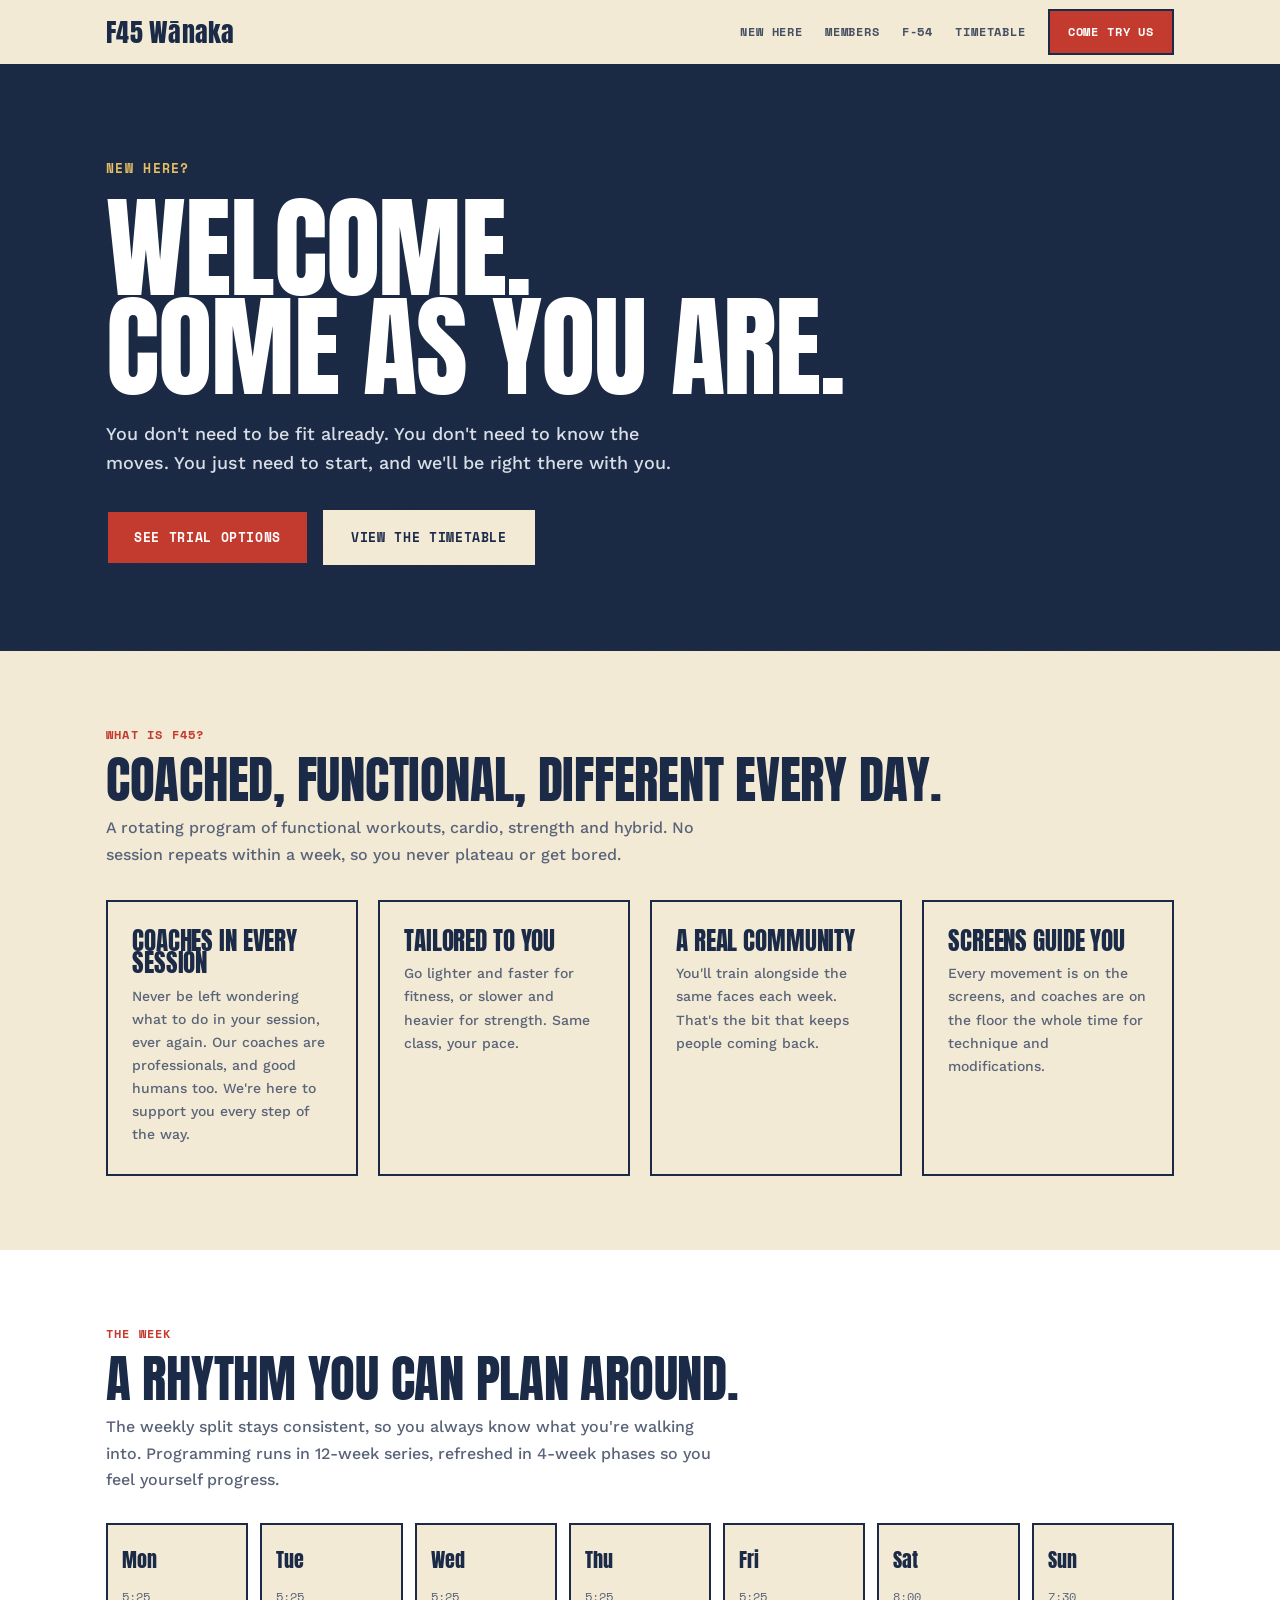
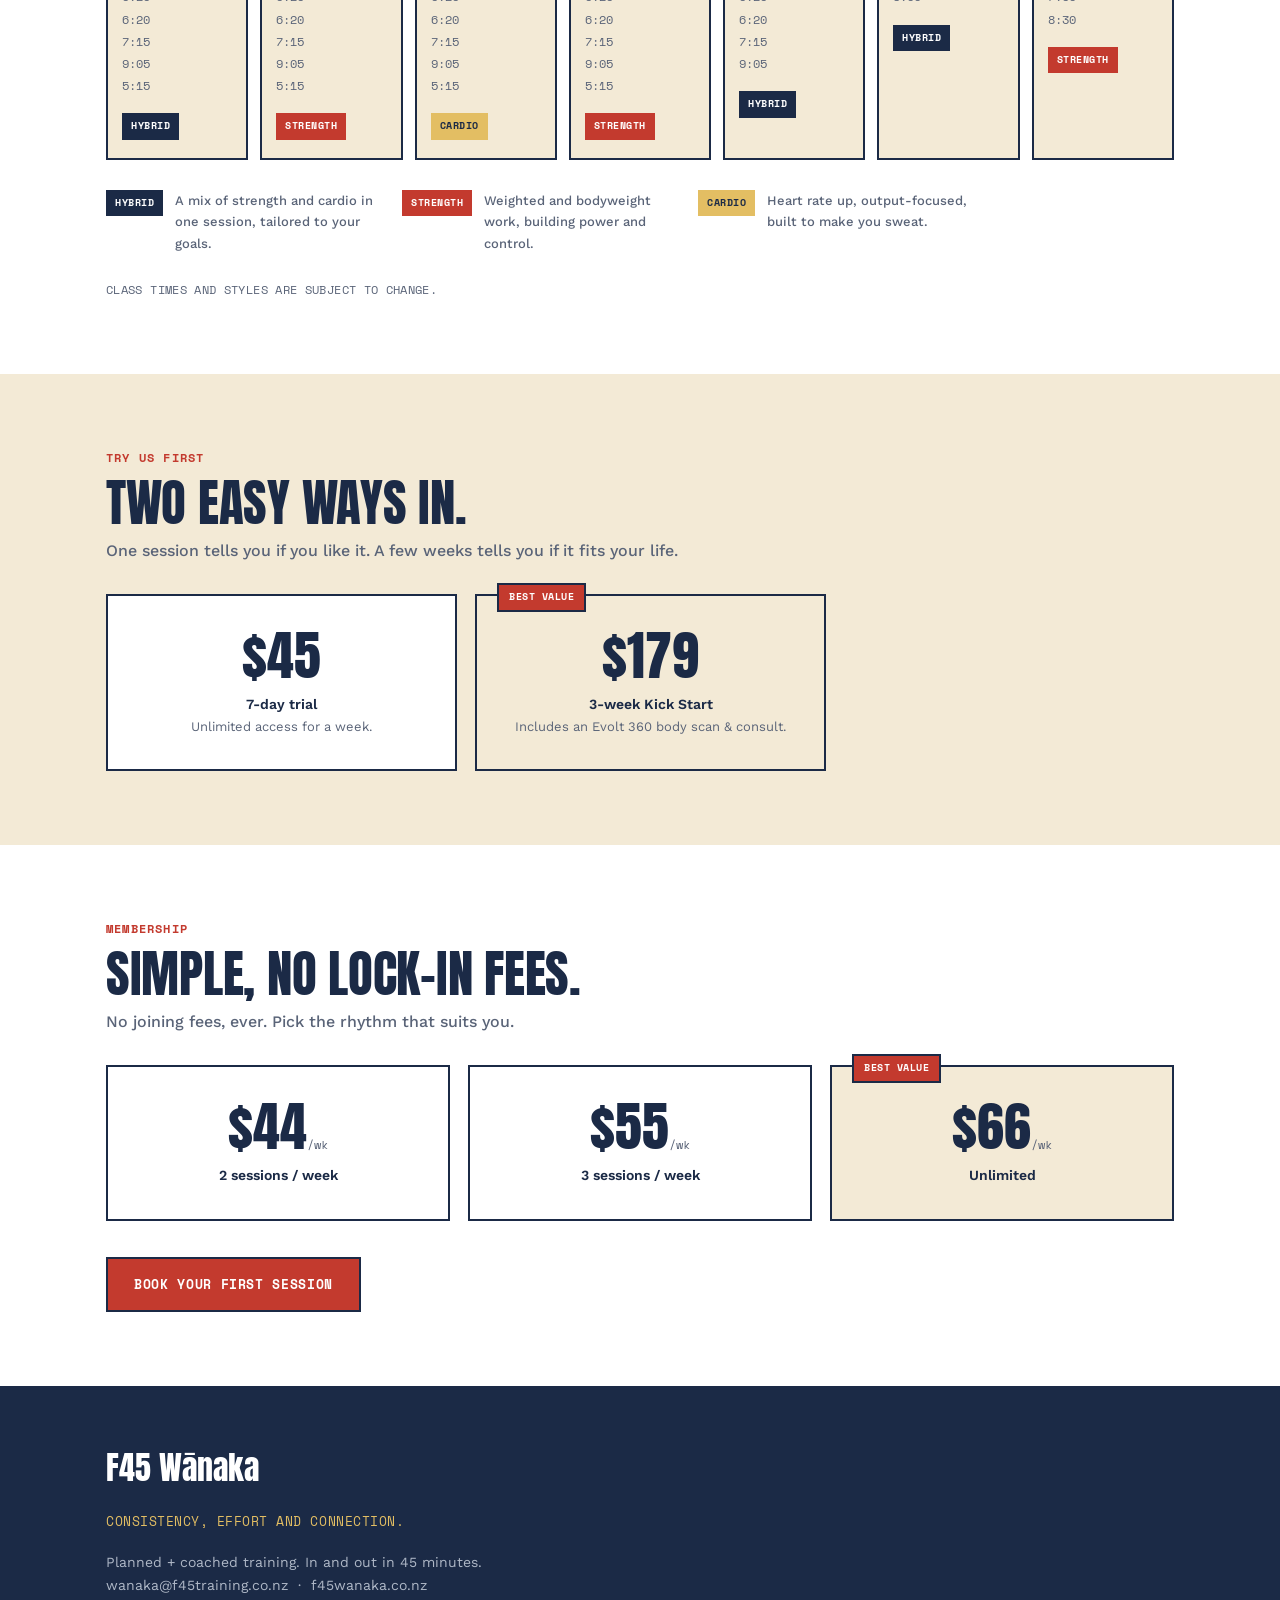
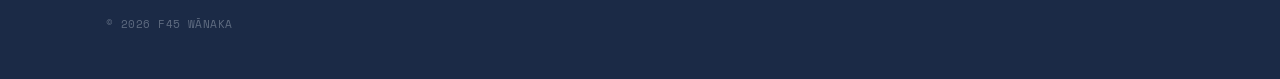
<file: new/index.html>
<!DOCTYPE html><html lang="en"><head>
<meta charset="utf-8"><meta name="viewport" content="width=device-width, initial-scale=1">
<title>New here — F45 Wānaka</title><meta name="description" content="New to F45 Wānaka? How our classes work, the timetable, trial options and membership.">
<link rel="preconnect" href="https://fonts.googleapis.com"><link rel="preconnect" href="https://fonts.gstatic.com" crossorigin>
<link href="https://fonts.googleapis.com/css2?family=Anton&family=Space+Mono:wght@400;700&family=Work+Sans:wght@400;500;600;700&display=swap" rel="stylesheet">
<link rel="stylesheet" href="/site.css">
</head><body><div class="nav"><div class="wrap">
<a href="/" class="brand">F45 Wānaka</a>
<div class="navlinks"><a href="/new/">New here</a><a href="/members/">Members</a><a href="/f54/">F-54</a><a class="hidesm" href="/#timetable">Timetable</a><a class="nav-cta" href="/new/">Come try us</a></div>
</div></div>
<div class="hero navy grain"><div class="wrap">
  <div class="eyebrow">New here?</div>
  <h1>Welcome.<br>Come as you are.</h1>
  <p class="lede">You don't need to be fit already. You don't need to know the moves. You just need to start, and we'll be right there with you.</p>
  <div class="cta"><a href="#try" class="btn">See trial options</a><a href="/#timetable" class="btn cream">View the timetable</a></div>
</div></div>

<section class="cream"><div class="wrap">
  <div class="kick">What is F45?</div>
  <h2 class="sh">Coached, functional, different every day.</h2>
  <p class="lead">A rotating program of functional workouts, cardio, strength and hybrid. No session repeats within a week, so you never plateau or get bored.</p>
  <div class="feats four">
    <div class="feat"><h4>Coaches in every session</h4><p>Never be left wondering what to do in your session, ever again. Our coaches are professionals, and good humans too. We're here to support you every step of the way.</p></div>
    <div class="feat"><h4>Tailored to you</h4><p>Go lighter and faster for fitness, or slower and heavier for strength. Same class, your pace.</p></div>
    <div class="feat"><h4>A real community</h4><p>You'll train alongside the same faces each week. That's the bit that keeps people coming back.</p></div>
    <div class="feat"><h4>Screens guide you</h4><p>Every movement is on the screens, and coaches are on the floor the whole time for technique and modifications.</p></div>
  </div>
</div></section>

<section class="white"><div class="wrap">
  <div class="kick">The week</div>
  <h2 class="sh">A rhythm you can plan around.</h2>
  <p class="lead">The weekly split stays consistent, so you always know what you're walking into. Programming runs in 12-week series, refreshed in 4-week phases so you feel yourself progress.</p>
  <div class="ttgrid"><div class="ttc"><div class="day">Mon</div><div class="times">5:25<br>6:20<br>7:15<br>9:05<br>5:15<br></div><span class="tag h">Hybrid</span></div><div class="ttc"><div class="day">Tue</div><div class="times">5:25<br>6:20<br>7:15<br>9:05<br>5:15<br></div><span class="tag s">Strength</span></div><div class="ttc"><div class="day">Wed</div><div class="times">5:25<br>6:20<br>7:15<br>9:05<br>5:15<br></div><span class="tag c">Cardio</span></div><div class="ttc"><div class="day">Thu</div><div class="times">5:25<br>6:20<br>7:15<br>9:05<br>5:15<br></div><span class="tag s">Strength</span></div><div class="ttc"><div class="day">Fri</div><div class="times">5:25<br>6:20<br>7:15<br>9:05<br></div><span class="tag h">Hybrid</span></div><div class="ttc"><div class="day">Sat</div><div class="times">8:00<br></div><span class="tag h">Hybrid</span></div><div class="ttc"><div class="day">Sun</div><div class="times">7:30<br>8:30<br></div><span class="tag s">Strength</span></div></div><div class="legend">
<div class="li"><span class="tag h">Hybrid</span><p>A mix of strength and cardio in one session, tailored to your goals.</p></div>
<div class="li"><span class="tag s">Strength</span><p>Weighted and bodyweight work, building power and control.</p></div>
<div class="li"><span class="tag c">Cardio</span><p>Heart rate up, output-focused, built to make you sweat.</p></div>
</div>
<div class="fine">Class times and styles are subject to change.</div>
</div></section>

<section class="cream" id="try"><div class="wrap">
  <div class="kick">Try us first</div>
  <h2 class="sh">Two easy ways in.</h2>
  <p class="lead">One session tells you if you like it. A few weeks tells you if it fits your life.</p>
  <div class="prices two">
    <div class="price"><div class="amt">$45</div><div class="lab">7-day trial</div><div class="sub">Unlimited access for a week.</div></div>
    <div class="price best"><div class="amt">$179</div><div class="lab">3-week Kick Start</div><div class="sub">Includes an Evolt 360 body scan &amp; consult.</div></div>
  </div>
</div></section>

<section class="white"><div class="wrap">
  <div class="kick">Membership</div>
  <h2 class="sh">Simple, no lock-in fees.</h2>
  <p class="lead">No joining fees, ever. Pick the rhythm that suits you.</p>
  <div class="prices">
    <div class="price"><div class="amt">$44<small>/wk</small></div><div class="lab">2 sessions / week</div></div>
    <div class="price"><div class="amt">$55<small>/wk</small></div><div class="lab">3 sessions / week</div></div>
    <div class="price best"><div class="amt">$66<small>/wk</small></div><div class="lab">Unlimited</div></div>
  </div>
  <div class="cta" style="margin-top:36px;"><a href="mailto:wanaka@f45training.co.nz" class="btn">Book your first session</a></div>
</div></section>
<div class="foot"><div class="wrap">
<div class="fbrand">F45 Wānaka</div>
<div class="vals">Consistency, effort and connection.</div>
<div>Planned + coached training. In and out in 45 minutes.<br>
<a href="mailto:wanaka@f45training.co.nz">wanaka@f45training.co.nz</a> &nbsp;·&nbsp; <a href="/">f45wanaka.co.nz</a></div>
<div class="fmuted">© 2026 F45 Wānaka</div>
</div></div></body></html>
</file>
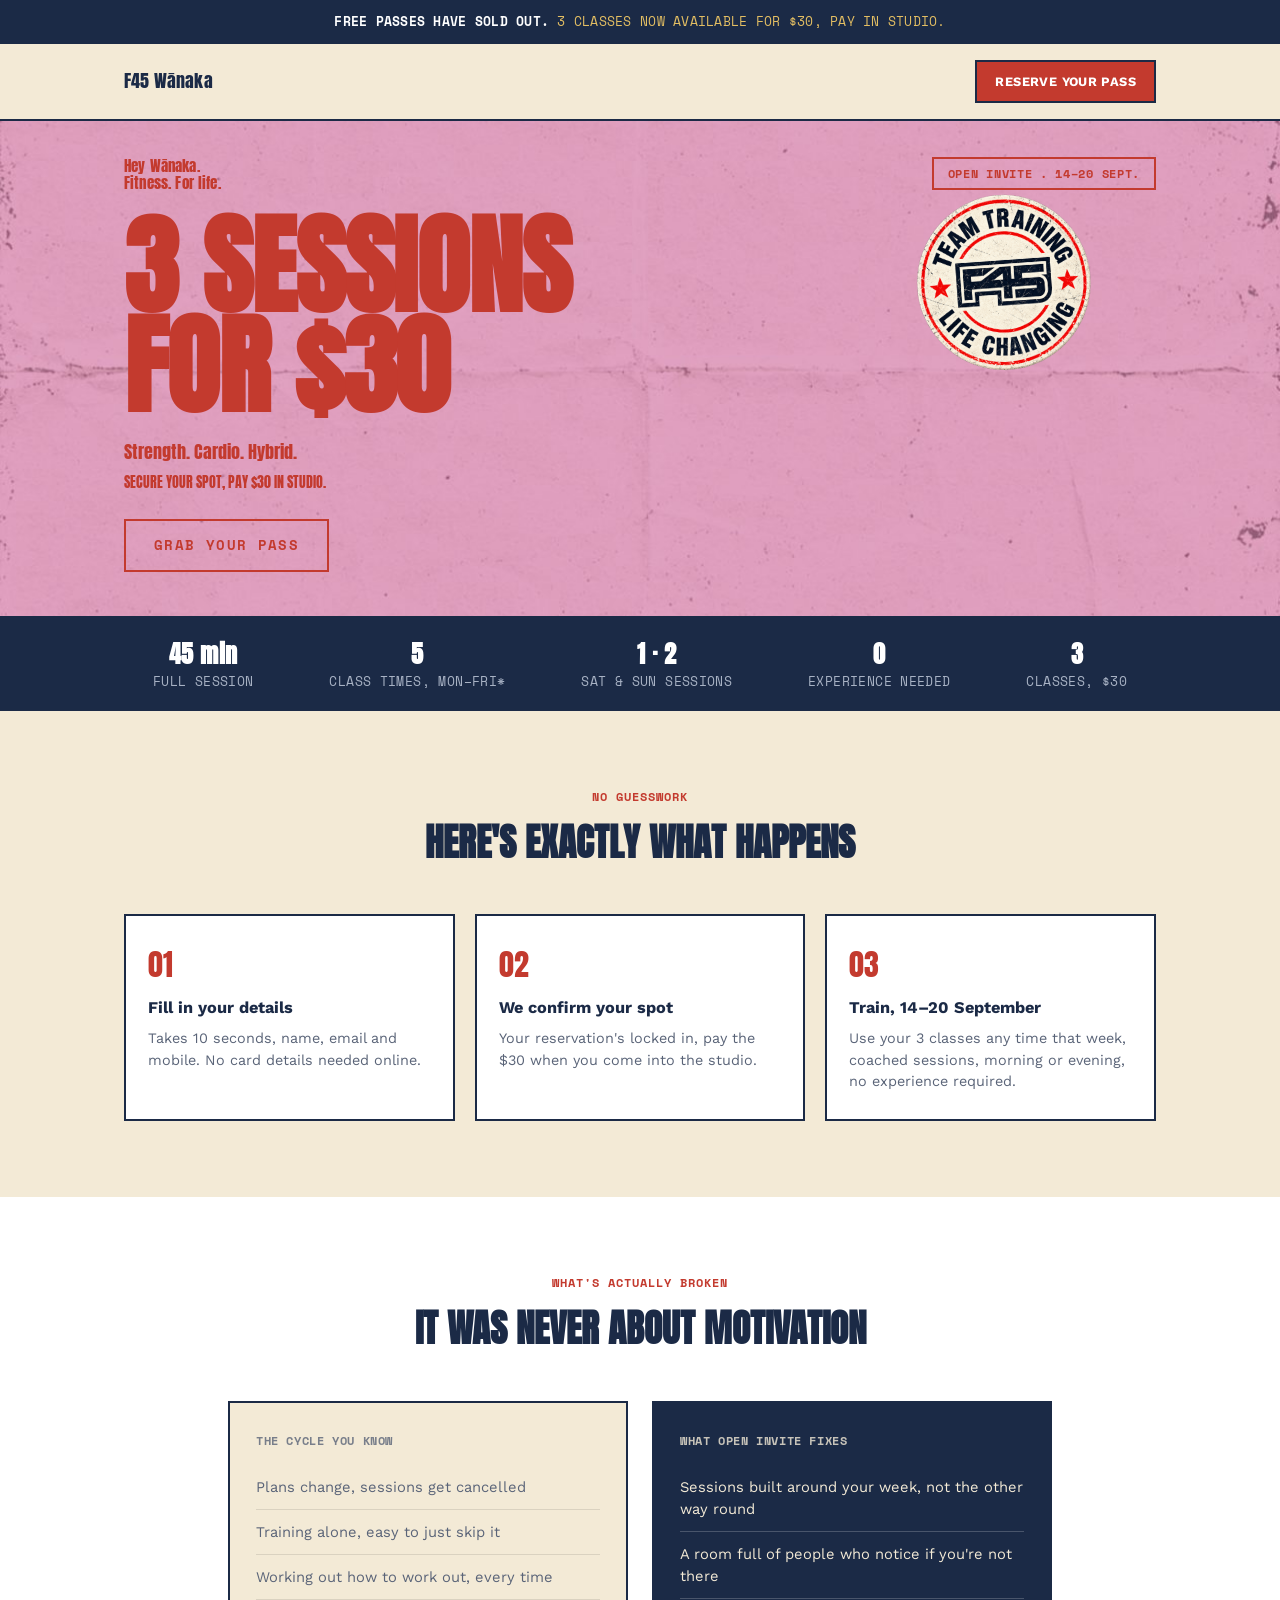
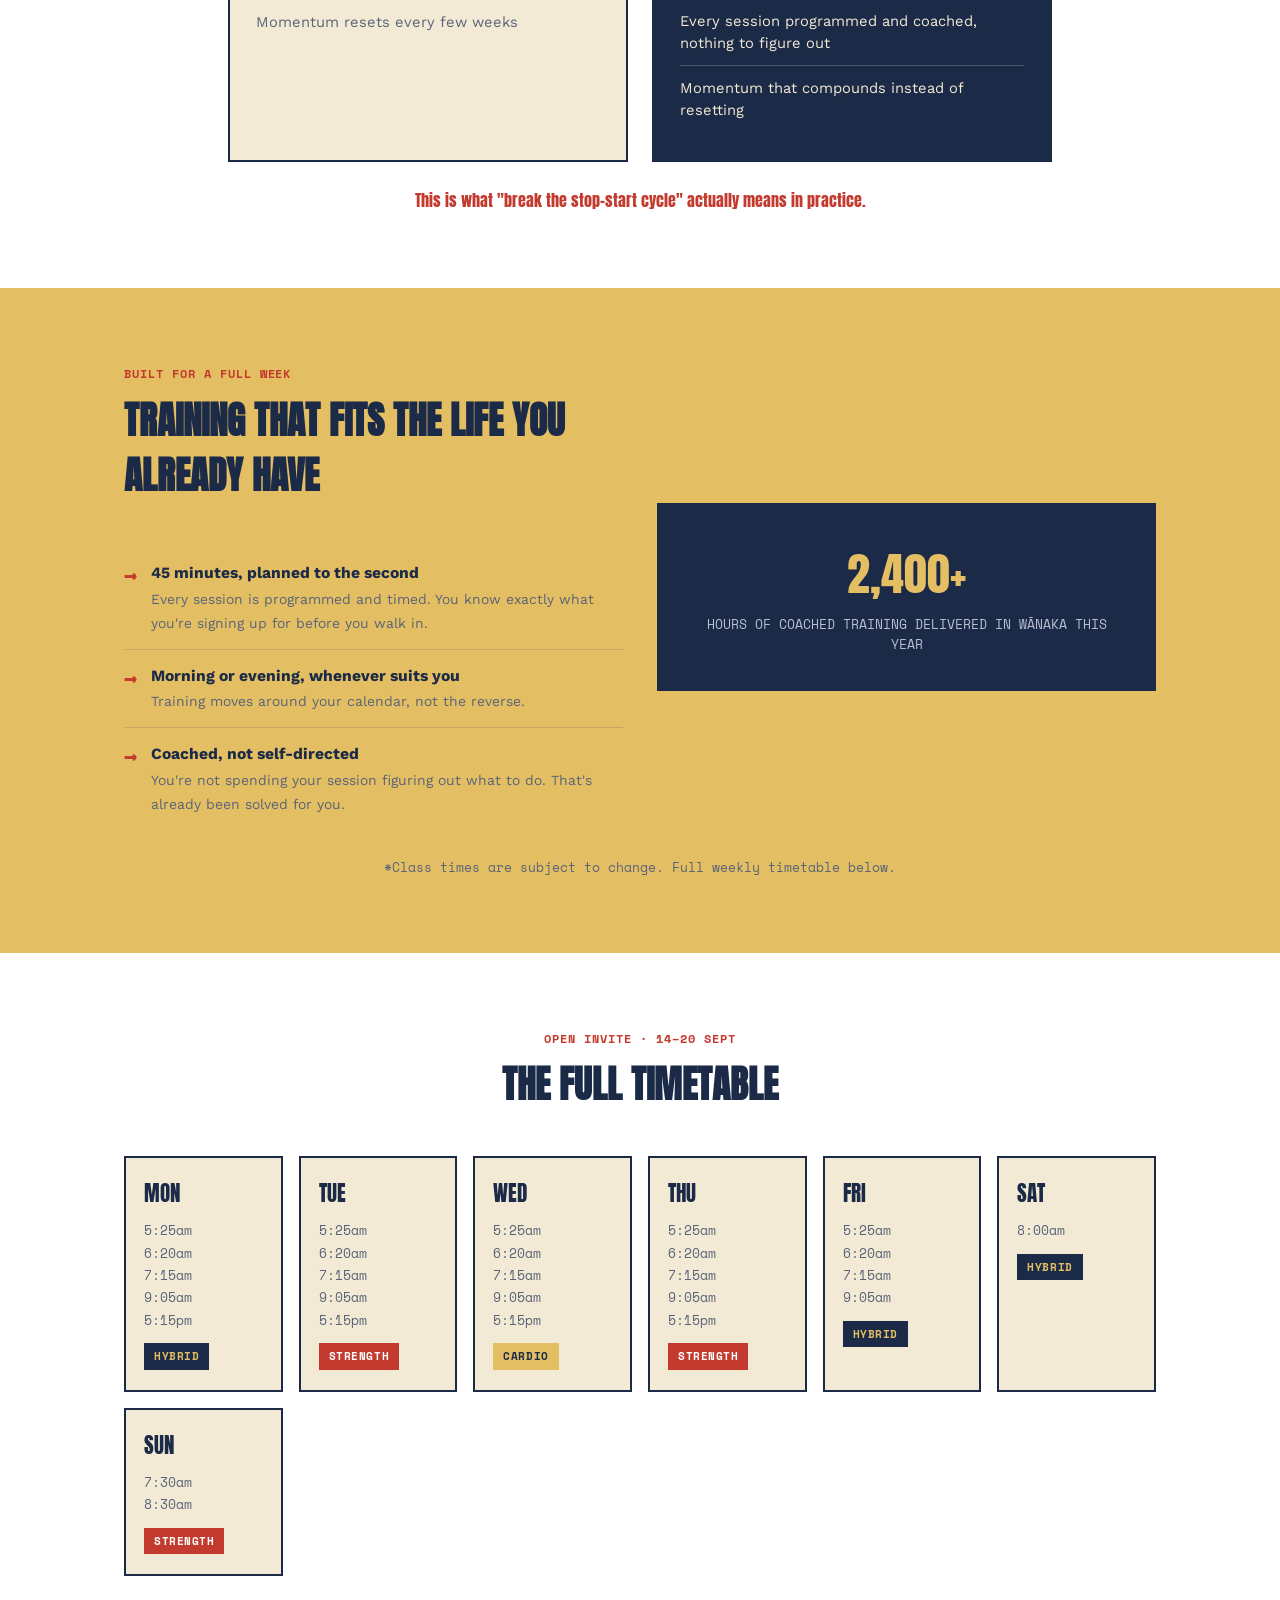
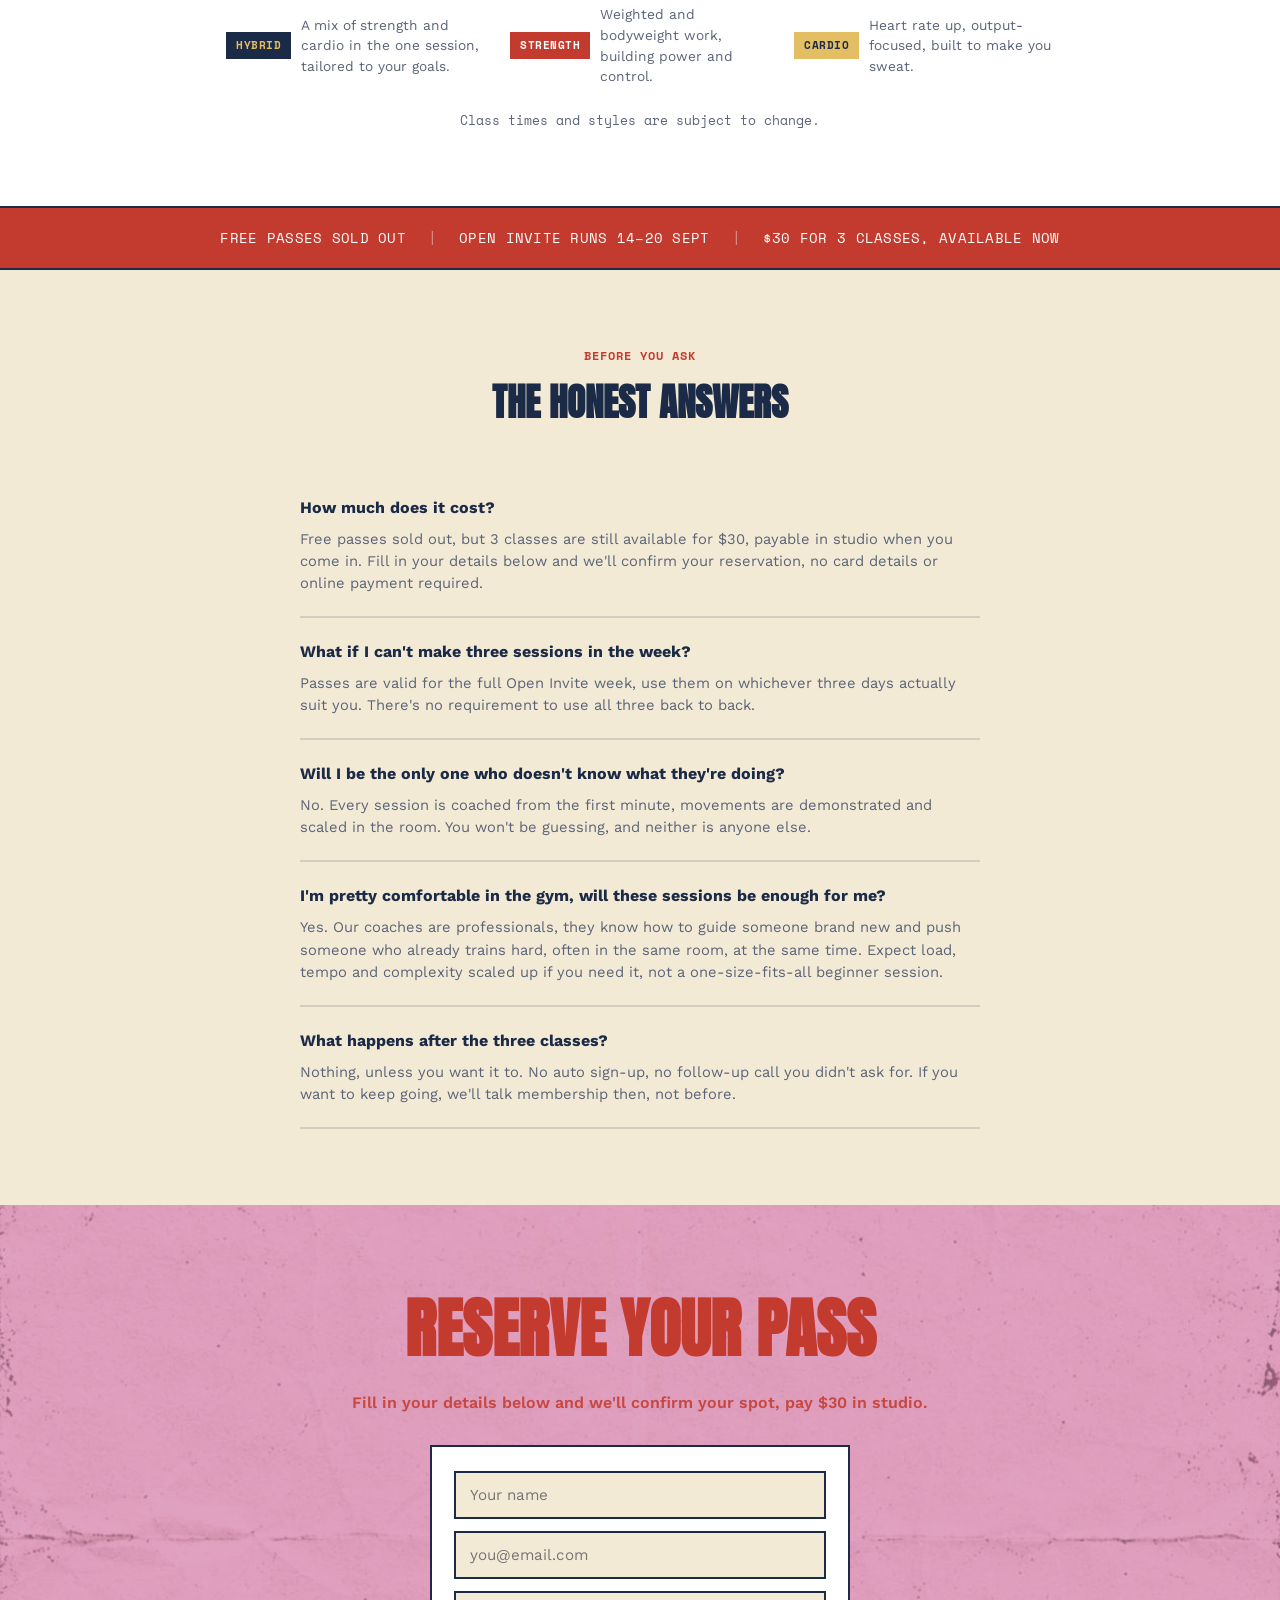
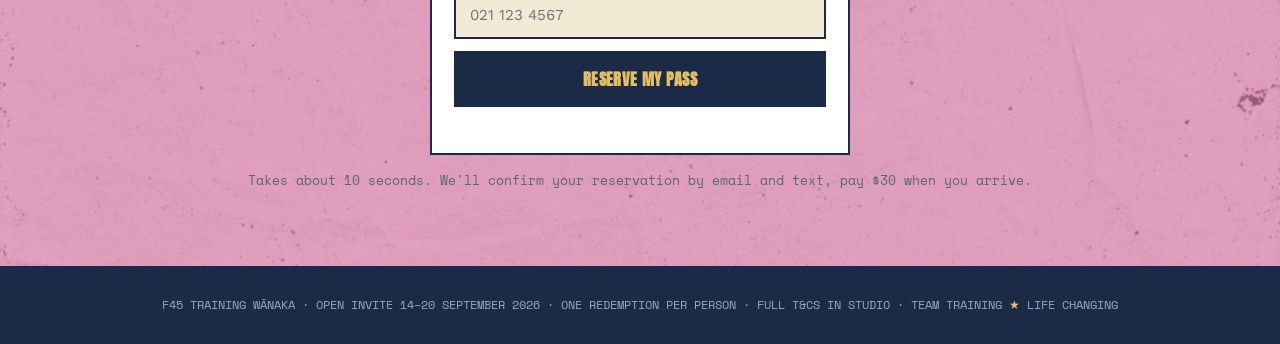
<file: openweek/index.html>
<!DOCTYPE html>
<html lang="en-NZ">
<head>
<meta charset="UTF-8">
<meta name="viewport" content="width=device-width, initial-scale=1.0">
<title>F45 Wānaka — Open Invite</title>
<link rel="preconnect" href="https://fonts.googleapis.com">
<link rel="preconnect" href="https://fonts.gstatic.com" crossorigin>
<link href="https://fonts.googleapis.com/css2?family=Anton&family=Space+Mono:wght@400;700&family=Work+Sans:wght@400;500;600;700&display=swap" rel="stylesheet">
<style>
  :root{
    --mustard:#E3BE63;
    --mustard-deep:#C9A54A;
    --navy:#1B2A46;
    --navy-deep:#121D33;
    --pink:#E8ABB9;
    --red:#C33A2E;
    --cream:#F3EAD6;
    --ink:#1B2A46;
    --ink-soft:#5A6478;
    --line:rgba(27,42,70,0.15);
  }
  *{box-sizing:border-box;margin:0;padding:0;}
  html{scroll-behavior:smooth;}
  body{background:var(--cream);color:var(--ink);font-family:'Work Sans',sans-serif;line-height:1.5;-webkit-font-smoothing:antialiased;}
  .display{font-family:'Anton',sans-serif;font-weight:400;text-transform:uppercase;line-height:0.86;}
  .mono{font-family:'Space Mono',monospace;text-transform:uppercase;letter-spacing:0.05em;}
  a{color:inherit;text-decoration:none;}
  .wrap{max-width:1080px;margin:0 auto;padding:0 24px;}
  :focus-visible{outline:3px solid var(--red);outline-offset:3px;}

  /* grain overlay, reusable */
  .grain{position:relative;overflow:hidden;}
  .grain::after{
    content:"";position:absolute;inset:0;pointer-events:none;z-index:1;
    background-image:url("data:image/svg+xml;utf8,<svg xmlns='http://www.w3.org/2000/svg' width='140' height='140'><filter id='n'><feTurbulence type='fractalNoise' baseFrequency='0.9' numOctaves='2' stitchTiles='stitch'/></filter><rect width='100%25' height='100%25' filter='url(%23n)' opacity='0.35'/></svg>");
    mix-blend-mode:multiply;opacity:0.22;
  }
  .crease{position:absolute;background:rgba(0,0,0,0.05);pointer-events:none;z-index:1;}

  .sold-out-banner{background-color:var(--navy);color:var(--mustard);text-align:center;padding:12px 16px;}
  .sold-out-banner p{margin:0;font-family:'Space Mono',monospace;font-size:0.82rem;letter-spacing:0.02em;text-transform:uppercase;}
  .sold-out-banner strong{color:#fff;}

  nav{position:sticky;top:0;z-index:60;background:rgba(243,234,214,0.94);backdrop-filter:blur(8px);border-bottom:2px solid var(--navy);}
  nav .wrap{display:flex;align-items:center;justify-content:space-between;padding:16px 24px;}
  .logo{font-family:'Anton',sans-serif;font-size:1.15rem;letter-spacing:0.01em;}
  .nav-cta{background:var(--red);color:#fff;padding:10px 18px;font-weight:700;font-size:0.8rem;text-transform:uppercase;letter-spacing:0.03em;border:2px solid var(--navy);}

  /* HERO — bold duotone poster, pink/red (locked-in header) */
  .hero{background:var(--pink) url('img/pink-texture.jpg') center/cover;color:var(--red);position:relative;padding:36px 0 44px;}
  .hero-top{display:flex;justify-content:space-between;align-items:flex-start;position:relative;z-index:2;}
  .hero-tag{font-family:'Anton',sans-serif;font-size:0.95rem;line-height:1.15;letter-spacing:0.01em;}
  .hero-pill{
    display:inline-block;border:2px solid var(--red);padding:6px 14px;
    font-family:'Space Mono',monospace;font-size:0.72rem;letter-spacing:0.06em;text-transform:uppercase;font-weight:700;
  }

  .hero-headline{position:relative;margin:24px 0 8px;z-index:2;}
  .hero-headline h1{font-family:'Anton',sans-serif;text-transform:uppercase;line-height:0.92;font-size:clamp(3.2rem,14vw,6.8rem);letter-spacing:-0.01em;}
  .badge-center{
    position:absolute;top:34%;right:6%;transform:translateY(-50%) rotate(-4deg);
    width:180px;height:180px;z-index:3;
  }

  .tag-row{
    font-family:'Anton',sans-serif;
    font-size:1.15rem;margin:22px 0 6px;position:relative;z-index:2;
  }
  .hero-subline{font-family:'Anton',sans-serif;font-size:0.9rem;text-transform:uppercase;margin-bottom:26px;position:relative;z-index:2;}

  .hero-bottom{position:relative;z-index:2;}
  .btn-outline{
    display:inline-block;background:transparent;color:var(--red);
    padding:14px 28px;font-family:'Space Mono',monospace;font-size:0.85rem;letter-spacing:0.1em;text-transform:uppercase;font-weight:700;
    border:2px solid var(--red);
  }

  .proof{background:var(--navy);color:var(--cream);padding:20px 0;}
  .proof .wrap{display:flex;justify-content:space-around;flex-wrap:wrap;gap:18px;text-align:center;}
  .proof-item{font-size:0.8rem;color:#A8B2C4;font-family:'Space Mono',monospace;text-transform:uppercase;letter-spacing:0.03em;}
  .proof-item strong{display:block;color:#fff;font-size:1.5rem;font-family:'Anton',sans-serif;text-transform:none;}

  section{padding:76px 0;}
  .section-head{max-width:560px;margin:0 auto 44px;text-align:center;}
  .section-head .kicker{color:var(--red);font-family:'Space Mono',monospace;font-size:0.76rem;letter-spacing:0.08em;text-transform:uppercase;font-weight:700;margin-bottom:10px;}
  .section-head h2{font-family:'Anton',sans-serif;text-transform:uppercase;font-size:clamp(1.7rem,4vw,2.3rem);}

  .steps{display:grid;grid-template-columns:repeat(3,1fr);gap:20px;}
  .step{background:#fff;border:2px solid var(--navy);padding:26px 22px;}
  .step .num{font-family:'Anton',sans-serif;color:var(--red);font-size:1.9rem;display:block;margin-bottom:8px;}
  .step h3{font-size:1.02rem;font-weight:700;margin-bottom:8px;}
  .step p{color:var(--ink-soft);font-size:0.9rem;}

  .cycle{background:#fff;}
  .cycle-grid{display:flex;flex-wrap:wrap;justify-content:center;gap:24px;}
  .cycle-col{flex:1 1 320px;max-width:400px;padding:28px 26px;border:2px solid var(--navy);}
  .cycle-col.old{background:var(--cream);color:var(--ink-soft);}
  .cycle-col.new{background:var(--navy);color:var(--cream);}
  .cycle-col h3{font-family:'Space Mono',monospace;font-size:0.76rem;text-transform:uppercase;letter-spacing:0.05em;margin-bottom:16px;opacity:0.8;}
  .cycle-col ul{list-style:none;}
  .cycle-col li{padding:11px 0;border-bottom:1px solid rgba(0,0,0,0.1);font-size:0.92rem;}
  .cycle-col.new li{border-bottom:1px solid rgba(255,255,255,0.2);}
  .cycle-col li:last-child{border-bottom:none;}
  .cycle-note{text-align:center;font-family:'Anton',sans-serif;text-transform:none;font-size:1rem;color:var(--red);padding-top:26px;max-width:480px;margin:0 auto;}

  .fit-grid{display:grid;grid-template-columns:1fr 1fr;gap:34px;align-items:center;}
  .fit-list{list-style:none;}
  .fit-list li{padding:14px 0;border-bottom:1px solid var(--line);display:flex;gap:14px;}
  .fit-list li:last-child{border-bottom:none;}
  .fit-list .mark{color:var(--red);font-family:'Anton',sans-serif;font-size:1.2rem;}
  .fit-list strong{display:block;font-size:0.98rem;margin-bottom:2px;}
  .fit-list span.desc{color:var(--ink-soft);font-size:0.87rem;}
  .fit-visual{background:var(--navy);color:var(--cream);border:2px solid var(--navy);padding:34px;text-align:center;}
  .fit-visual .big-stat{font-family:'Anton',sans-serif;font-size:2.9rem;color:var(--mustard);}
  .fit-visual .stat-label{color:#B9BFD1;font-size:0.83rem;margin-top:6px;font-family:'Space Mono',monospace;}
  .fine-print{color:var(--ink-soft);font-size:0.8rem;font-family:'Space Mono',monospace;}

  .timetable{background:#fff;}
  .tt-grid{display:grid;grid-template-columns:repeat(auto-fit,minmax(150px,1fr));gap:16px;}
  .tt-card{border:2px solid var(--navy);padding:20px 18px;background:var(--cream);}
  .tt-card .day{font-family:'Anton',sans-serif;font-size:1.3rem;text-transform:uppercase;margin-bottom:10px;}
  .tt-card .times{font-family:'Space Mono',monospace;font-size:0.82rem;color:var(--ink-soft);line-height:1.7;margin-bottom:12px;}
  .tt-tag{
    display:inline-block;font-family:'Space Mono',monospace;font-size:0.7rem;font-weight:700;
    letter-spacing:0.05em;text-transform:uppercase;padding:5px 10px;
  }
  .tt-tag.hybrid{background:var(--navy);color:var(--mustard);}
  .tt-tag.strength{background:var(--red);color:#fff;}
  .tt-tag.cardio{background:var(--mustard);color:var(--navy);}
  .tt-legend{display:flex;flex-wrap:wrap;gap:24px;margin-top:28px;justify-content:center;}
  .tt-legend-item{display:flex;align-items:center;gap:10px;max-width:260px;}
  .tt-legend-item p{font-size:0.86rem;color:var(--ink-soft);}
  .tt-legend-item p strong{color:var(--ink);}

  .scarcity{background:var(--red);color:#fff;text-align:center;padding:20px 0;border-top:2px solid var(--navy);border-bottom:2px solid var(--navy);}
  .scarcity .wrap{display:flex;justify-content:center;gap:22px;flex-wrap:wrap;font-family:'Space Mono',monospace;font-size:0.85rem;letter-spacing:0.02em;text-transform:uppercase;}
  .scarcity .divider{opacity:0.5;}

  .faq-list{max-width:680px;margin:0 auto;}
  .faq-item{border-bottom:2px solid var(--line);padding:22px 0;}
  .faq-item h3{font-weight:700;font-size:1rem;margin-bottom:8px;}
  .faq-item p{color:var(--ink-soft);font-size:0.92rem;}

  /* FINAL CTA — pink/red duotone, echoes poster 2 */
  .final-cta{background:var(--pink) url('img/pink-texture.jpg') center/cover;color:var(--red);text-align:center;position:relative;}
  .final-cta h2{font-family:'Anton',sans-serif;text-transform:uppercase;font-size:clamp(2.2rem,7vw,4rem);margin-bottom:14px;position:relative;z-index:2;}
  .final-cta > .wrap{position:relative;z-index:2;}
  .final-cta p.lede{color:var(--red);opacity:0.85;margin-bottom:30px;font-weight:600;}
  .form-card{max-width:400px;margin:0 auto;background:#fff;border:2px solid var(--navy);padding:28px;text-align:left;}
  .form-card label{font-family:'Space Mono',monospace;font-size:0.75rem;color:var(--ink-soft);display:block;margin-bottom:6px;text-transform:uppercase;}
  .form-card input{width:100%;padding:12px 14px;background:var(--cream);border:2px solid var(--navy);color:var(--ink);font-size:0.95rem;margin-bottom:14px;font-family:'Work Sans',sans-serif;}
  .form-card input:focus{border-color:var(--red);}
  .form-card button{width:100%;background:var(--red);color:#fff;padding:14px;border:2px solid var(--navy);font-weight:700;font-family:'Anton',sans-serif;letter-spacing:0.02em;font-size:1rem;text-transform:uppercase;cursor:pointer;}
  .final-cta .fine-print{margin-top:16px;position:relative;z-index:2;}

  .hp{position:absolute!important;left:-9999px!important;width:1px;height:1px;overflow:hidden;}
  .form-status{font-family:'Space Mono',monospace;font-size:0.78rem;margin-top:10px;min-height:1.1em;}
  .form-status.ok{color:var(--red);font-weight:700;}
  .form-status.err{color:var(--red);}
  .waitlist-form button:disabled{opacity:0.6;cursor:not-allowed;}
  .waitlist-form.done input,.waitlist-form.done label{display:none;}
  .waitlist-form.done button{display:none;}

  .hero-form{background:#fff;border:2px solid var(--navy);padding:24px 22px 22px;max-width:420px;margin:0 auto;}
  .hero-form input{width:100%;padding:13px 14px;background:var(--cream);border:2px solid var(--navy);color:var(--ink);font-size:0.95rem;margin-bottom:12px;font-family:'Work Sans',sans-serif;}
  .hero-form input:focus{border-color:var(--red);}
  .hero-form button{width:100%;background:var(--navy);color:var(--mustard);padding:14px;border:2px solid var(--navy);font-weight:700;font-family:'Anton',sans-serif;letter-spacing:0.02em;font-size:1rem;text-transform:uppercase;cursor:pointer;}

  footer.site-footer{padding:30px 0;text-align:center;background:var(--navy);color:#9AA6BC;font-size:0.75rem;font-family:'Space Mono',monospace;}
  .site-footer .star{color:var(--mustard);}

  @media (max-width:760px){
    .steps{grid-template-columns:1fr;}
    .fit-grid{grid-template-columns:1fr;}
    .hero-headline h1{font-size:clamp(2.4rem,13vw,3.8rem);}
    .badge-center{width:110px;height:110px;}
    .tag-row{gap:16px;font-size:0.9rem;}
  }
</style>
</head>
<body>

<div class="sold-out-banner">
  <p><strong>Free passes have sold out.</strong> 3 classes now available for $30, pay in studio.</p>
</div>

<nav>
  <div class="wrap">
    <div class="logo">F45 Wānaka</div>
    <a href="#claim" class="nav-cta">Reserve Your Pass</a>
  </div>
</nav>

<header class="hero">
  <div class="wrap">
    <div class="hero-top">
      <div class="hero-tag">Hey Wānaka.<br>Fitness. For life.</div>
      <span class="hero-pill">Open Invite . 14–20 Sept.</span>
    </div>

    <div class="hero-headline">
      <h1>3 Sessions</h1>
      <h1>For $30</h1>
      <img class="badge-center" src="img/f45-badge.png" alt="F45 — Team Training, Life Changing" width="500" height="500">
    </div>


    <div class="tag-row">
      <span>Strength. Cardio. Hybrid.</span>
    </div>
    <p class="hero-subline">Secure your spot, pay $30 in studio.</p>

    <div class="hero-bottom">
      <a href="#claim" class="btn-outline">Grab Your Pass</a>
    </div>
  </div>
</header>

<div class="proof">
  <div class="wrap">
    <div class="proof-item"><strong>45 min</strong>full session</div>
    <div class="proof-item"><strong>5</strong>class times, Mon–Fri*</div>
    <div class="proof-item"><strong>1 · 2</strong>Sat & Sun sessions</div>
    <div class="proof-item"><strong>0</strong>experience needed</div>
    <div class="proof-item"><strong>3</strong>classes, $30</div>
  </div>
</div>

<section id="how">
  <div class="wrap">
    <div class="section-head">
      <div class="kicker">No guesswork</div>
      <h2>Here's exactly what happens</h2>
    </div>
    <div class="steps">
      <div class="step">
        <span class="num">01</span>
        <h3>Fill in your details</h3>
        <p>Takes 10 seconds, name, email and mobile. No card details needed online.</p>
      </div>
      <div class="step">
        <span class="num">02</span>
        <h3>We confirm your spot</h3>
        <p>Your reservation's locked in, pay the $30 when you come into the studio.</p>
      </div>
      <div class="step">
        <span class="num">03</span>
        <h3>Train, 14–20 September</h3>
        <p>Use your 3 classes any time that week, coached sessions, morning or evening, no experience required.</p>
      </div>
    </div>
  </div>
</section>

<section class="cycle">
  <div class="wrap">
    <div class="section-head">
      <div class="kicker">What's actually broken</div>
      <h2>It was never about motivation</h2>
    </div>
    <div class="cycle-grid">
      <div class="cycle-col old">
        <h3>The cycle you know</h3>
        <ul>
          <li>Plans change, sessions get cancelled</li>
          <li>Training alone, easy to just skip it</li>
          <li>Working out how to work out, every time</li>
          <li>Momentum resets every few weeks</li>
        </ul>
      </div>
      <div class="cycle-col new">
        <h3>What Open Invite fixes</h3>
        <ul>
          <li>Sessions built around your week, not the other way round</li>
          <li>A room full of people who notice if you're not there</li>
          <li>Every session programmed and coached, nothing to figure out</li>
          <li>Momentum that compounds instead of resetting</li>
        </ul>
      </div>
    </div>
    <p class="cycle-note">This is what "break the stop-start cycle" actually means in practice.</p>
  </div>
</section>

<section style="background:var(--mustard);">
  <div class="wrap">
    <div class="fit-grid">
      <div>
        <div class="section-head" style="text-align:left;margin-left:0;">
          <div class="kicker">Built for a full week</div>
          <h2>Training that fits the life you already have</h2>
        </div>
        <ul class="fit-list">
          <li><span class="mark">→</span><div><strong>45 minutes, planned to the second</strong><span class="desc">Every session is programmed and timed. You know exactly what you're signing up for before you walk in.</span></div></li>
          <li><span class="mark">→</span><div><strong>Morning or evening, whenever suits you</strong><span class="desc">Training moves around your calendar, not the reverse.</span></div></li>
          <li><span class="mark">→</span><div><strong>Coached, not self-directed</strong><span class="desc">You're not spending your session figuring out what to do. That's already been solved for you.</span></div></li>
        </ul>
      </div>
      <div class="fit-visual">
        <div class="big-stat">2,400+</div>
        <div class="stat-label">HOURS OF COACHED TRAINING DELIVERED IN WĀNAKA THIS YEAR</div>
      </div>
    </div>
    <p class="fine-print" style="text-align:center;margin-top:28px;">*Class times are subject to change. Full weekly timetable below.</p>
  </div>
</section>

<section class="timetable" id="timetable">
  <div class="wrap">
    <div class="section-head">
      <div class="kicker">Open Invite · 14–20 Sept</div>
      <h2>The Full Timetable</h2>
    </div>
    <div class="tt-grid">
      <div class="tt-card">
        <div class="day">Mon</div>
        <div class="times">5:25am<br>6:20am<br>7:15am<br>9:05am<br>5:15pm</div>
        <span class="tt-tag hybrid">Hybrid</span>
      </div>
      <div class="tt-card">
        <div class="day">Tue</div>
        <div class="times">5:25am<br>6:20am<br>7:15am<br>9:05am<br>5:15pm</div>
        <span class="tt-tag strength">Strength</span>
      </div>
      <div class="tt-card">
        <div class="day">Wed</div>
        <div class="times">5:25am<br>6:20am<br>7:15am<br>9:05am<br>5:15pm</div>
        <span class="tt-tag cardio">Cardio</span>
      </div>
      <div class="tt-card">
        <div class="day">Thu</div>
        <div class="times">5:25am<br>6:20am<br>7:15am<br>9:05am<br>5:15pm</div>
        <span class="tt-tag strength">Strength</span>
      </div>
      <div class="tt-card">
        <div class="day">Fri</div>
        <div class="times">5:25am<br>6:20am<br>7:15am<br>9:05am</div>
        <span class="tt-tag hybrid">Hybrid</span>
      </div>
      <div class="tt-card">
        <div class="day">Sat</div>
        <div class="times">8:00am</div>
        <span class="tt-tag hybrid">Hybrid</span>
      </div>
      <div class="tt-card">
        <div class="day">Sun</div>
        <div class="times">7:30am<br>8:30am</div>
        <span class="tt-tag strength">Strength</span>
      </div>
    </div>
    <div class="tt-legend">
      <div class="tt-legend-item">
        <span class="tt-tag hybrid">Hybrid</span>
        <p>A mix of strength and cardio in the one session, tailored to your goals.</p>
      </div>
      <div class="tt-legend-item">
        <span class="tt-tag strength">Strength</span>
        <p>Weighted and bodyweight work, building power and control.</p>
      </div>
      <div class="tt-legend-item">
        <span class="tt-tag cardio">Cardio</span>
        <p>Heart rate up, output-focused, built to make you sweat.</p>
      </div>
    </div>
    <p class="fine-print" style="text-align:center;margin-top:24px;">Class times and styles are subject to change.</p>
  </div>
</section>

<div class="scarcity">
  <div class="wrap">
    <span>Free passes sold out</span>
    <span class="divider">|</span>
    <span>Open Invite runs 14–20 Sept</span>
    <span class="divider">|</span>
    <span>$30 for 3 classes, available now</span>
  </div>
</div>

<section>
  <div class="wrap">
    <div class="section-head">
      <div class="kicker">Before you ask</div>
      <h2>The honest answers</h2>
    </div>
    <div class="faq-list">
      <div class="faq-item">
        <h3>How much does it cost?</h3>
        <p>Free passes sold out, but 3 classes are still available for $30, payable in studio when you come in. Fill in your details below and we'll confirm your reservation, no card details or online payment required.</p>
      </div>
      <div class="faq-item">
        <h3>What if I can't make three sessions in the week?</h3>
        <p>Passes are valid for the full Open Invite week, use them on whichever three days actually suit you. There's no requirement to use all three back to back.</p>
      </div>
      <div class="faq-item">
        <h3>Will I be the only one who doesn't know what they're doing?</h3>
        <p>No. Every session is coached from the first minute, movements are demonstrated and scaled in the room. You won't be guessing, and neither is anyone else.</p>
      </div>
      <div class="faq-item">
        <h3>I'm pretty comfortable in the gym, will these sessions be enough for me?</h3>
        <p>Yes. Our coaches are professionals, they know how to guide someone brand new and push someone who already trains hard, often in the same room, at the same time. Expect load, tempo and complexity scaled up if you need it, not a one-size-fits-all beginner session.</p>
      </div>
      <div class="faq-item">
        <h3>What happens after the three classes?</h3>
        <p>Nothing, unless you want it to. No auto sign-up, no follow-up call you didn't ask for. If you want to keep going, we'll talk membership then, not before.</p>
      </div>
    </div>
  </div>
</section>

<section class="final-cta" id="claim">
  <div class="wrap">
    <h2>Reserve Your Pass</h2>
    <p class="lede">Fill in your details below and we'll confirm your spot, pay $30 in studio.</p>
    <form class="hero-form waitlist-form" data-form="hero" novalidate>
      <input type="text" name="name" placeholder="Your name" aria-label="Name" required>
      <input type="email" name="email" placeholder="you@email.com" aria-label="Email" required>
      <input type="tel" name="phone" placeholder="021 123 4567" aria-label="Mobile" required>
      <input type="text" name="company" class="hp" tabindex="-1" autocomplete="off" aria-hidden="true">
      <button type="submit">Reserve My Pass</button>
      <p class="form-status" role="status" aria-live="polite"></p>
    </form>
    <p class="fine-print">Takes about 10 seconds. We'll confirm your reservation by email and text, pay $30 when you arrive.</p>
  </div>
</section>

<footer class="site-footer">
  <div class="wrap">
    F45 TRAINING WĀNAKA · OPEN INVITE 14–20 SEPTEMBER 2026 · ONE REDEMPTION PER PERSON · FULL T&CS IN STUDIO · TEAM TRAINING <span class="star">★</span> LIFE CHANGING
  </div>
</footer>

<script>
(function () {
  var forms = document.querySelectorAll('.waitlist-form');
  forms.forEach(function (form) {
    form.addEventListener('submit', function (e) {
      e.preventDefault();
      var status = form.querySelector('.form-status');
      var button = form.querySelector('button');
      var data = Object.fromEntries(new FormData(form).entries());

      status.textContent = '';
      status.className = 'form-status';

      if (!data.name || !data.email || !data.phone) {
        status.textContent = 'Please fill in your name, email and mobile.';
        status.classList.add('err');
        return;
      }

      button.disabled = true;
      var originalLabel = button.textContent;
      button.textContent = 'Reserving…';

      fetch('/api/openweek', {
        method: 'POST',
        headers: { 'Content-Type': 'application/json' },
        body: JSON.stringify(data)
      })
        .then(function (res) { return res.json().then(function (json) { return { ok: res.ok, json: json }; }); })
        .then(function (result) {
          if (!result.ok) throw new Error((result.json && result.json.error) || 'Something went wrong.');
          form.classList.add('done');
          status.textContent = "Nice one, your spot's reserved. Pay $30 in studio when you come in.";
          status.classList.add('ok');
        })
        .catch(function (err) {
          button.disabled = false;
          button.textContent = originalLabel;
          status.textContent = err.message || "Something went wrong, please try again.";
          status.classList.add('err');
        });
    });
  });
})();
</script>
</body>
</html>
</file>
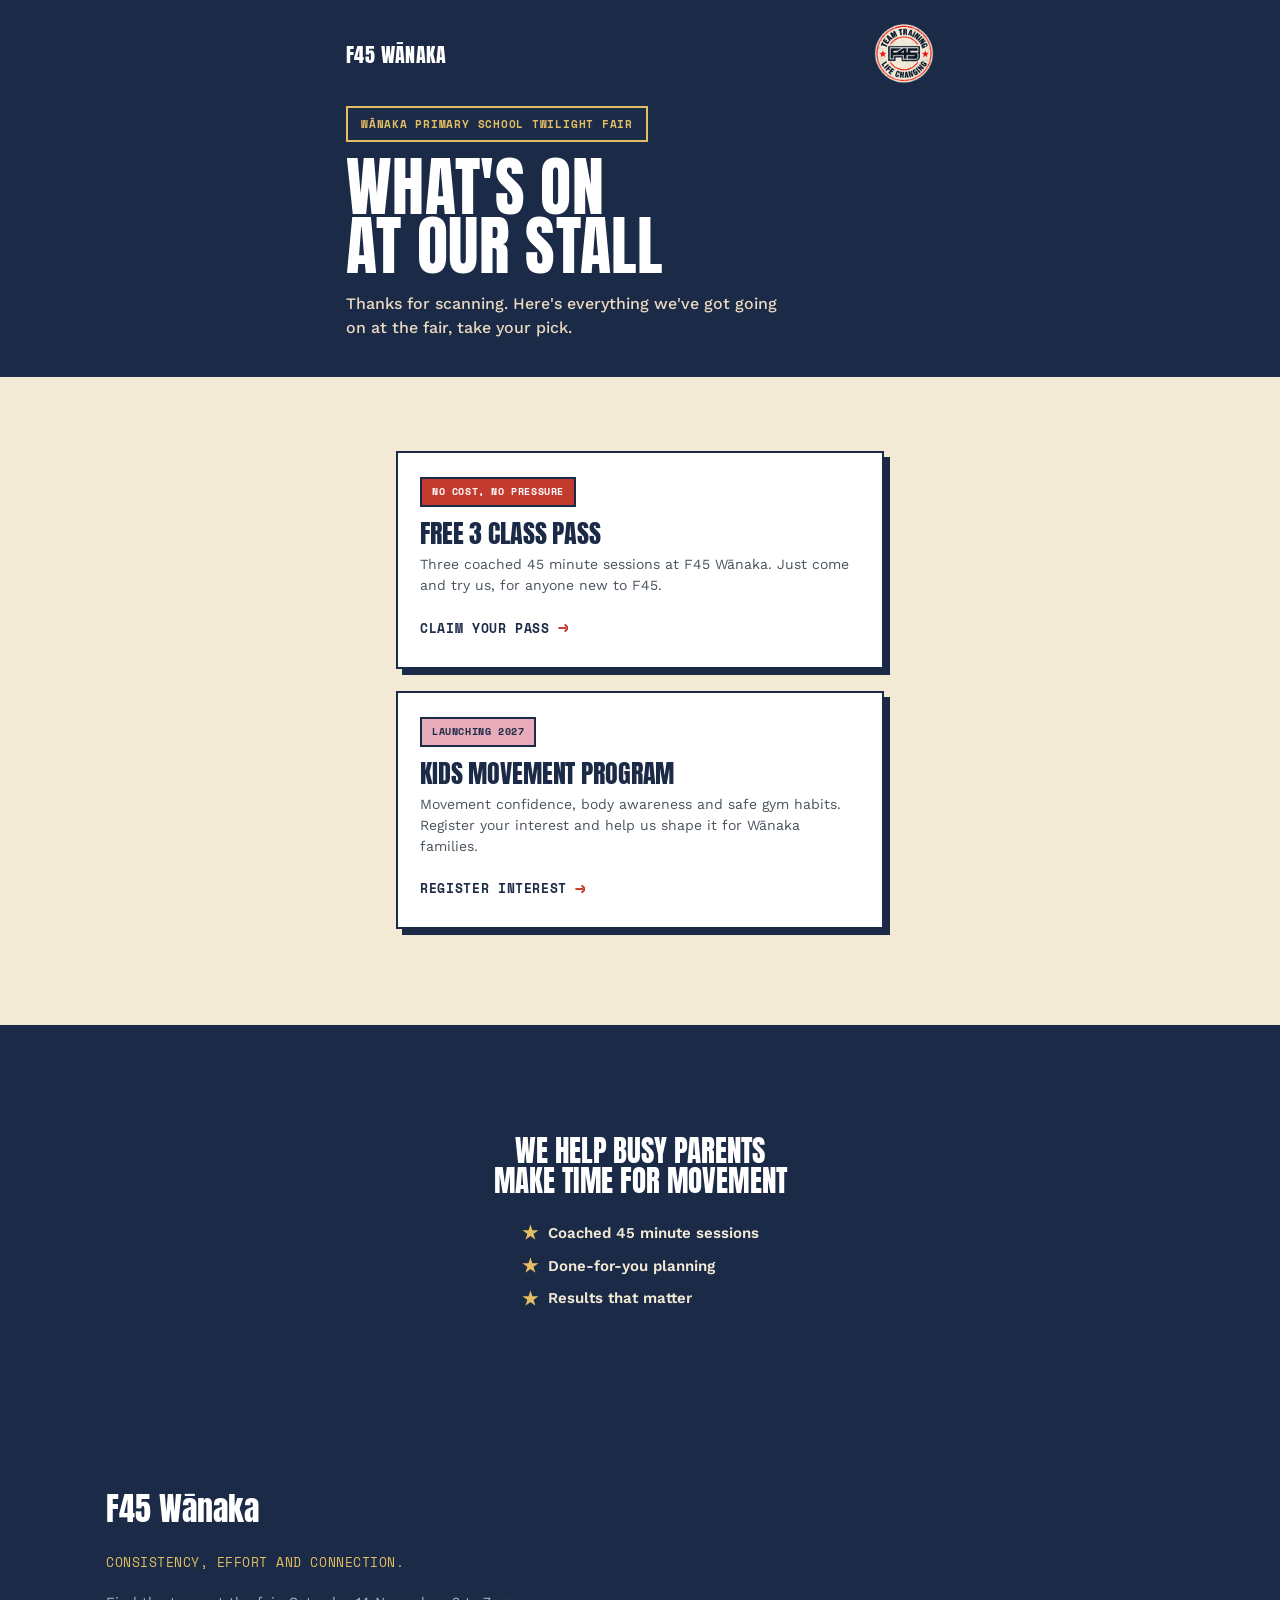
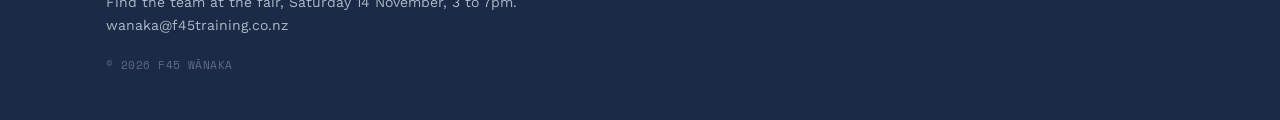
<file: twilightfair/index.html>
<!DOCTYPE html><html lang="en"><head>
<meta charset="utf-8"><meta name="viewport" content="width=device-width, initial-scale=1">
<title>F45 W&#257;naka at the Twilight Fair</title>
<meta name="description" content="Find us at the W&#257;naka Primary School Twilight Fair. Free 3 class pass, guess the weight, or our 2027 Kids Movement Program.">
<meta name="robots" content="noindex">
<link rel="preconnect" href="https://fonts.googleapis.com"><link rel="preconnect" href="https://fonts.gstatic.com" crossorigin><link href="https://fonts.googleapis.com/css2?family=Anton&family=Space+Mono:wght@400;700&family=Work+Sans:wght@400;500;600;700&display=swap" rel="stylesheet">
<link rel="stylesheet" href="/site.css">
<style>
  .fhero{position:relative;overflow:hidden;background:var(--navy);color:#fff;border-bottom:3px solid var(--navy);}
  .fhero .wrap{position:relative;z-index:2;max-width:640px;padding-top:24px;padding-bottom:34px;}
  .fhead{display:flex;align-items:center;justify-content:space-between;gap:14px;margin-bottom:22px;}
  .fhead .brand{font-family:'Anton',Impact,sans-serif;font-size:1.25rem;letter-spacing:.02em;color:#fff;text-transform:uppercase;}
  .fhead .badge{width:60px;height:60px;flex:none;}
  .fpill{display:inline-block;font-family:'Space Mono',monospace;font-weight:700;font-size:11px;text-transform:uppercase;letter-spacing:.07em;color:var(--mustard);border:2px solid var(--mustard);padding:7px 13px;margin-bottom:16px;}
  .fhero h1{font-family:'Anton',Impact,sans-serif;font-weight:400;text-transform:uppercase;color:#fff;line-height:.92;font-size:clamp(2.6rem,10vw,4rem);letter-spacing:.005em;margin:0;}
  .fhero .sub{font-family:'Work Sans',sans-serif;font-size:16px;font-weight:500;color:#EAD9C2;margin:16px 0 0;max-width:440px;line-height:1.5;}
  .fhero.center .wrap{text-align:center;}
  .fhero.center .fhead{justify-content:center;position:relative;}
  .fhero.center .fhead .badge{position:absolute;right:0;top:50%;transform:translateY(-50%);}
  .fhero.center .sub{margin-left:auto;margin-right:auto;}
  .ftext{font-family:'Work Sans',sans-serif;}
  h1,h2,h3{font-family:'Anton',Impact,sans-serif;font-weight:400;}

  .cards{background:var(--cream);}
  .cards .wrap{max-width:540px;}
  .acard{display:block;text-decoration:none;background:#fff;border:2px solid var(--navy);box-shadow:6px 6px 0 var(--navy);padding:24px 22px;margin-bottom:22px;transition:transform .12s,box-shadow .12s;}
  .acard:hover{transform:translate(-2px,-2px);box-shadow:8px 8px 0 var(--navy);}
  .acard .ak{display:inline-block;font-family:'Space Mono',monospace;font-weight:700;font-size:10px;text-transform:uppercase;letter-spacing:.06em;padding:5px 10px;border:2px solid var(--navy);margin-bottom:13px;}
  .acard.c1 .ak{background:var(--red);color:#fff;}
  .acard.c2 .ak{background:var(--mustard);color:var(--navy);}
  .acard.c3 .ak{background:var(--pink);color:var(--navy);}
  .acard h2{color:var(--navy);font-size:1.6rem;line-height:1.02;margin:0 0 8px;text-transform:uppercase;}
  .acard p{font-family:'Work Sans',sans-serif;font-size:14px;color:#4A5360;line-height:1.5;margin:0 0 18px;}
  .acard .go{font-family:'Space Mono',monospace;font-weight:700;text-transform:uppercase;letter-spacing:.05em;font-size:13px;color:var(--navy);display:inline-flex;align-items:center;gap:8px;}
  .acard .go .arr{color:var(--red);font-size:17px;}
  .vstrip{background:var(--navy);color:var(--cream);border-top:3px solid var(--navy);}
  .vstrip .wrap{max-width:560px;text-align:center;padding-top:34px;padding-bottom:34px;}
  .vstrip h3{color:#fff;font-size:clamp(1.4rem,5vw,1.8rem);line-height:1.02;margin:0 0 18px;text-transform:uppercase;}
  .vlist{list-style:none;margin:0;padding:0;display:inline-block;text-align:left;}
  .vlist li{font-family:'Work Sans',sans-serif;font-weight:600;font-size:15px;color:var(--cream);margin:8px 0;display:flex;align-items:center;gap:10px;}
  .vlist .st{color:var(--mustard);font-size:18px;line-height:1;}
</style>
</head><body>
<header class="fhero"><div class="wrap">
  <div class="fhead">
    <span class="brand">F45 W&#257;naka</span>
    <img class="badge" src="/img/f45-badge.png" alt="F45 &mdash; Team Training, Life Changing" width="500" height="500">
  </div>
  <div class="fpill">W&#257;naka Primary School Twilight Fair</div>
  <h1>What's on<br>at our stall</h1>
  <p class="sub">Thanks for scanning. Here's everything we've got going on at the fair, take your pick.</p>
</div></header>
<section class="cards"><div class="wrap">
  <a class="acard c1" href="/twilightfair/twilightpass/">
    <span class="ak">No cost, no pressure</span>
    <h2>Free 3 class pass</h2>
    <p>Three coached 45 minute sessions at F45 W&#257;naka. Just come and try us, for anyone new to F45.</p>
    <span class="go">Claim your pass <span class="arr">&#8594;</span></span>
  </a>
  <a class="acard c3" href="/twilightfair/kidsprogram/">
    <span class="ak">Launching 2027</span>
    <h2>Kids Movement Program</h2>
    <p>Movement confidence, body awareness and safe gym habits. Register your interest and help us shape it for W&#257;naka families.</p>
    <span class="go">Register interest <span class="arr">&#8594;</span></span>
  </a>
</div></section>
<section class="vstrip"><div class="wrap">
  <h3>We help busy parents<br>make time for movement</h3>
  <ul class="vlist">
    <li><span class="st">&#9733;</span> Coached 45 minute sessions</li>
    <li><span class="st">&#9733;</span> Done-for-you planning</li>
    <li><span class="st">&#9733;</span> Results that matter</li>
  </ul>
</div></section>
<div class="foot"><div class="wrap">
<div class="fbrand">F45 W&#257;naka</div>
<div class="vals">Consistency, effort and connection.</div>
<div>Find the team at the fair, Saturday 14 November, 3 to 7pm.<br>
<a href="mailto:wanaka@f45training.co.nz">wanaka@f45training.co.nz</a></div>
<div class="fmuted">&copy; 2026 F45 W&#257;naka</div>
</div></div>

</body></html>
</file>
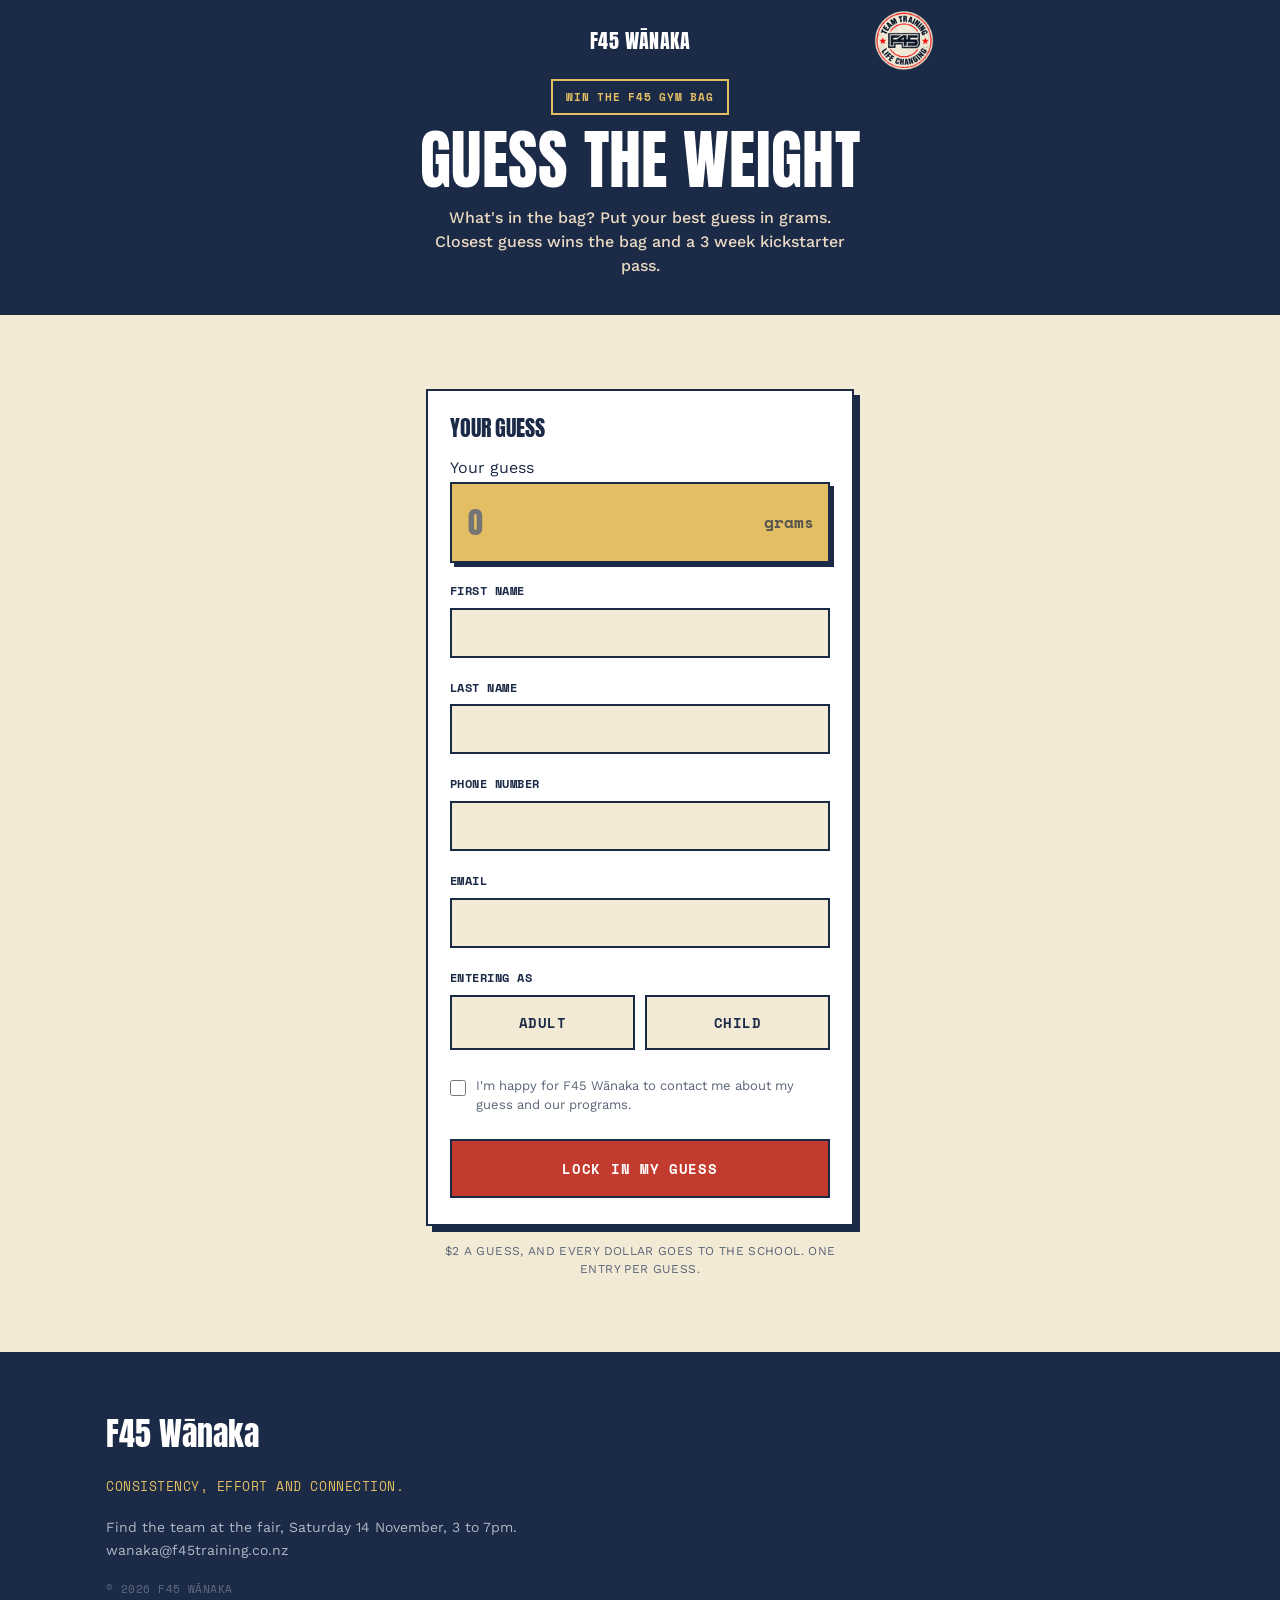
<file: twilightfair/guesstheweight/index.html>
<!DOCTYPE html><html lang="en"><head>
<meta charset="utf-8"><meta name="viewport" content="width=device-width, initial-scale=1">
<title>Guess the weight &mdash; F45 W&#257;naka</title>
<meta name="description" content="Guess the weight of the F45 gym bag to win it.">
<meta name="robots" content="noindex">
<link rel="preconnect" href="https://fonts.googleapis.com"><link rel="preconnect" href="https://fonts.gstatic.com" crossorigin><link href="https://fonts.googleapis.com/css2?family=Anton&family=Space+Mono:wght@400;700&family=Work+Sans:wght@400;500;600;700&display=swap" rel="stylesheet">
<link rel="stylesheet" href="/site.css">
<style>
  .fhero{position:relative;overflow:hidden;background:var(--navy);color:#fff;border-bottom:3px solid var(--navy);}
  .fhero .wrap{position:relative;z-index:2;max-width:640px;padding-top:24px;padding-bottom:34px;}
  .fhead{display:flex;align-items:center;justify-content:space-between;gap:14px;margin-bottom:22px;}
  .fhead .brand{font-family:'Anton',Impact,sans-serif;font-size:1.25rem;letter-spacing:.02em;color:#fff;text-transform:uppercase;}
  .fhead .badge{width:60px;height:60px;flex:none;}
  .fpill{display:inline-block;font-family:'Space Mono',monospace;font-weight:700;font-size:11px;text-transform:uppercase;letter-spacing:.07em;color:var(--mustard);border:2px solid var(--mustard);padding:7px 13px;margin-bottom:16px;}
  .fhero h1{font-family:'Anton',Impact,sans-serif;font-weight:400;text-transform:uppercase;color:#fff;line-height:.92;font-size:clamp(2.6rem,10vw,4rem);letter-spacing:.005em;margin:0;}
  .fhero .sub{font-family:'Work Sans',sans-serif;font-size:16px;font-weight:500;color:#EAD9C2;margin:16px 0 0;max-width:440px;line-height:1.5;}
  .fhero.center .wrap{text-align:center;}
  .fhero.center .fhead{justify-content:center;position:relative;}
  .fhero.center .fhead .badge{position:absolute;right:0;top:50%;transform:translateY(-50%);}
  .fhero.center .sub{margin-left:auto;margin-right:auto;}
  .ftext{font-family:'Work Sans',sans-serif;}
  h1,h2,h3{font-family:'Anton',Impact,sans-serif;font-weight:400;}

  .formsec{background:var(--cream);}
  .formsec .wrap{max-width:480px;}
  .card{background:#fff;border:2px solid var(--navy);box-shadow:6px 6px 0 var(--navy);padding:26px 22px;}
  .card h2{color:var(--navy);font-size:1.4rem;line-height:1;margin:0 0 16px;text-transform:uppercase;}
  .frow label{font-family:'Space Mono',monospace;font-weight:700;font-size:12px;text-transform:uppercase;letter-spacing:.04em;color:var(--navy);display:block;margin-bottom:7px;}
  .guessrow{margin:0 0 18px;}
  .guesswrap{position:relative;}
  .guesswrap input{width:100%;font-family:'Anton',Impact,sans-serif;font-size:30px;padding:16px 70px 16px 16px;background:var(--mustard);border:2px solid var(--navy);color:var(--navy);outline:none;box-shadow:4px 4px 0 var(--navy);-webkit-appearance:none;letter-spacing:.02em;}
  .guesswrap .unit{position:absolute;right:16px;top:50%;transform:translateY(-50%);font-family:'Space Mono',monospace;font-weight:700;font-size:16px;color:var(--navy);opacity:.7;}
  .seg{display:flex;gap:10px;}
  .segopt{flex:1;position:relative;cursor:pointer;}
  .segopt input{position:absolute;opacity:0;pointer-events:none;}
  .segopt span{display:block;text-align:center;font-family:'Space Mono',monospace;font-weight:700;font-size:14px;text-transform:uppercase;letter-spacing:.03em;color:var(--navy);background:var(--cream);border:2px solid var(--navy);padding:14px 10px;transition:.12s;}
  .segopt input:checked+span{background:var(--navy);color:#fff;}
  .segopt input:focus-visible+span{box-shadow:3px 3px 0 var(--red);}
  .gthanks h2{font-size:1.7rem;margin-bottom:6px;}
  .gthanks .tmsg{font-family:'Work Sans',sans-serif;font-size:15px;color:#4A5360;margin:0 0 22px;line-height:1.5;}
  .again{font-family:'Space Mono',monospace;font-weight:700;text-transform:uppercase;letter-spacing:.05em;font-size:14px;padding:16px 26px;background:var(--navy);color:#fff;border:2px solid var(--navy);width:100%;cursor:pointer;}
  .fine{font-family:'Work Sans',sans-serif;font-size:12px;color:var(--ink-soft);text-align:center;margin:16px auto 0;max-width:460px;line-height:1.5;}
</style>
</head><body>
<header class="fhero center"><div class="wrap">
  <div class="fhead">
    <span class="brand">F45 W&#257;naka</span>
    <img class="badge" src="/img/f45-badge.png" alt="F45 &mdash; Team Training, Life Changing" width="500" height="500">
  </div>
  <div class="fpill">Win the F45 gym bag</div>
  <h1>Guess the weight</h1>
  <p class="sub">What's in the bag? Put your best guess in grams. Closest guess wins the bag and a 3 week kickstarter pass.</p>
</div></header>
<section class="formsec"><div class="wrap">
  <div class="card">
    <form class="gform" novalidate>
      <h2>Your guess</h2>
      <div class="guessrow">
        <label>Your guess</label>
        <div class="guesswrap">
          <input name="guess" type="text" inputmode="numeric" autocomplete="off" placeholder="0" required>
          <span class="unit">grams</span>
        </div>
      </div>
      <div class="frow"><label>First name</label><input name="firstName" type="text" autocomplete="off" required></div>
      <div class="frow"><label>Last name</label><input name="lastName" type="text" autocomplete="off" required></div>
      <div class="frow"><label>Phone number</label><input name="phone" type="tel" autocomplete="off" required></div>
      <div class="frow"><label>Email</label><input name="email" type="email" autocomplete="off" required></div>
      <div class="frow"><label>Entering as</label>
        <div class="seg">
          <label class="segopt"><input type="radio" name="entrant" value="Adult" required><span>Adult</span></label>
          <label class="segopt"><input type="radio" name="entrant" value="Child"><span>Child</span></label>
        </div>
      </div>
      <label class="consent"><input type="checkbox" name="consent" value="true"><span>I'm happy for F45 W&#257;naka to contact me about my guess and our programs.</span></label>
      <div class="fhp"><label>Company<input type="text" name="company" tabindex="-1" autocomplete="off"></label></div>
      <button type="submit" class="btn submit" style="width:100%;">Lock in my guess</button>
      <div class="ferr"></div>
    </form>
    <div class="gthanks" style="display:none;text-align:center;">
      <h2>Guess locked in!</h2>
      <p class="tmsg">Good luck.</p>
      <button type="button" class="again">Enter another guess</button>
    </div>
  </div>
  <p class="fine">$2 a guess, and every dollar goes to the school. One entry per guess.</p>
</div></section>
<div class="foot"><div class="wrap">
<div class="fbrand">F45 W&#257;naka</div>
<div class="vals">Consistency, effort and connection.</div>
<div>Find the team at the fair, Saturday 14 November, 3 to 7pm.<br>
<a href="mailto:wanaka@f45training.co.nz">wanaka@f45training.co.nz</a></div>
<div class="fmuted">&copy; 2026 F45 W&#257;naka</div>
</div></div>
<script>
document.querySelectorAll('form.gform').forEach(function(form){
  var card=form.parentNode, err=form.querySelector('.ferr'), thanks=card.querySelector('.gthanks'),
      btn=form.querySelector('button[type=submit]'), again=thanks.querySelector('.again');
  function reset(){
    form.reset(); form.style.display='block'; thanks.style.display='none';
    btn.disabled=false; btn.textContent='Lock in my guess';
    if(err){err.style.display='none';}
    var gi=form.querySelector('[name="guess"]'); if(gi){gi.focus();}
  }
  again.addEventListener('click',reset);
  form.addEventListener('submit',function(e){
    e.preventDefault(); if(err){err.style.display='none';}
    var g=function(n){var el=form.querySelector('[name="'+n+'"]');return el?el.value.trim():'';};
    var entEl=form.querySelector('input[name="entrant"]:checked');
    var data={guess:g('guess'),firstName:g('firstName'),lastName:g('lastName'),phone:g('phone'),email:g('email'),entrant:entEl?entEl.value:'',consent:form.querySelector('input[name="consent"]').checked,company:g('company')};
    if(!data.guess||!/[0-9]/.test(data.guess)){if(err){err.textContent='Please enter a guess in grams.';err.style.display='block';}return;}
    if(!data.firstName||!data.lastName||!data.phone||!data.email){if(err){err.textContent='Please fill in name, phone and email.';err.style.display='block';}return;}
    if(!data.entrant){if(err){err.textContent='Please choose adult or child.';err.style.display='block';}return;}
    var old=btn.textContent; btn.disabled=true; btn.textContent='Saving...';
    fetch('/api/guess',{method:'POST',headers:{'Content-Type':'application/json'},body:JSON.stringify(data)})
      .then(function(r){return r.json().then(function(j){return{ok:r.ok,j:j};});})
      .then(function(res){
        if(!res.ok||!res.j.ok){throw new Error((res.j&&res.j.error)||'Something went wrong.');}
        var first=data.firstName;
        form.style.display='none';
        thanks.querySelector('.tmsg').textContent='Thanks '+first+', your guess is in. Good luck!';
        thanks.style.display='block';
      })
      .catch(function(er){if(err){err.textContent=er.message||'Could not save. Please try again.';err.style.display='block';} btn.disabled=false; btn.textContent=old;});
  });
});
</script>
</body></html>
</file>
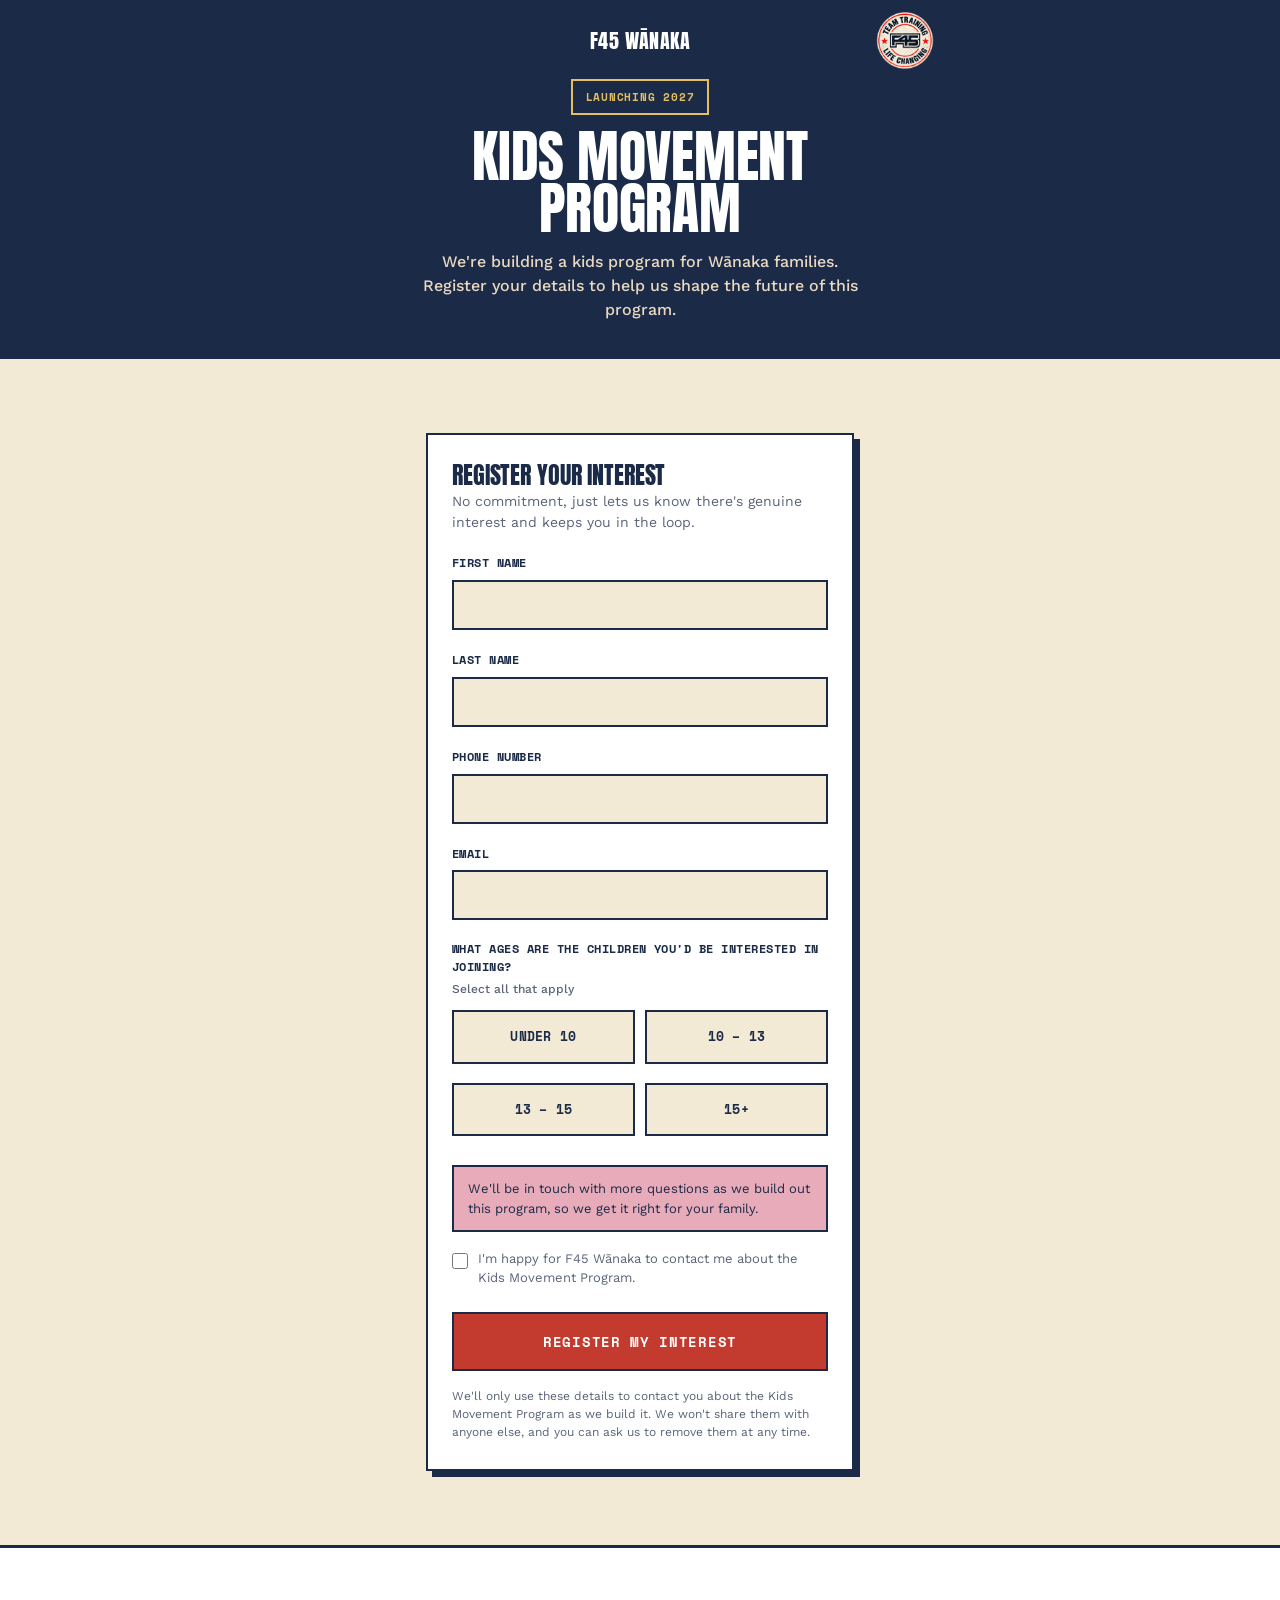
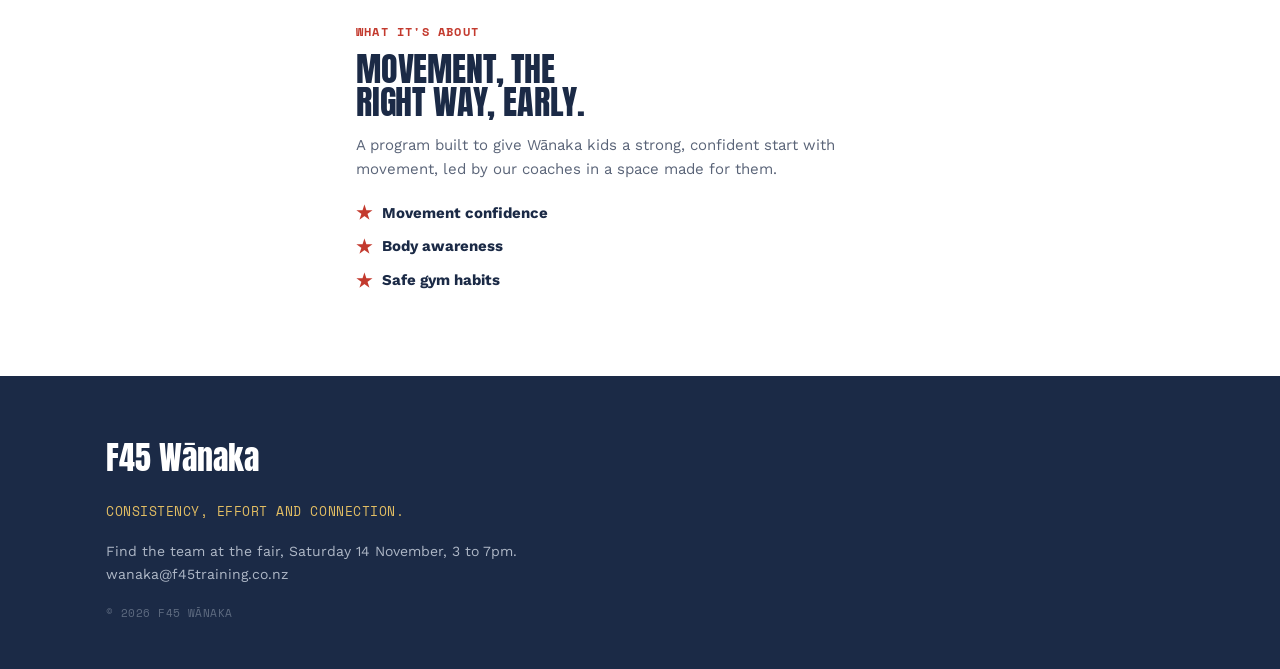
<file: twilightfair/kidsprogram/index.html>
<!DOCTYPE html><html lang="en"><head>
<meta charset="utf-8"><meta name="viewport" content="width=device-width, initial-scale=1">
<title>Kids Movement Program &mdash; F45 W&#257;naka</title>
<meta name="description" content="Register your interest in the F45 W&#257;naka Kids Movement Program, launching 2027.">
<meta name="robots" content="noindex">
<link rel="preconnect" href="https://fonts.googleapis.com"><link rel="preconnect" href="https://fonts.gstatic.com" crossorigin>
<link href="https://fonts.googleapis.com/css2?family=Anton&family=Space+Mono:wght@400;700&family=Work+Sans:wght@400;500;600;700&display=swap" rel="stylesheet">
<link rel="stylesheet" href="/site.css">
<style>
  h1,h2,h3{font-family:'Anton',Impact,sans-serif;font-weight:400;}
  .fhero{position:relative;overflow:hidden;background:var(--navy);color:#fff;border-bottom:3px solid var(--navy);}
  .fhero .wrap{position:relative;z-index:2;max-width:640px;padding-top:24px;padding-bottom:34px;text-align:center;}
  .fhead{display:flex;align-items:center;justify-content:center;gap:14px;margin-bottom:22px;position:relative;}
  .fhead .brand{font-family:'Anton',Impact,sans-serif;font-size:1.25rem;letter-spacing:.02em;color:#fff;text-transform:uppercase;}
  .fhead .badge{width:58px;height:58px;flex:none;position:absolute;right:0;top:50%;transform:translateY(-50%);}
  .fpill{display:inline-block;font-family:'Space Mono',monospace;font-weight:700;font-size:11px;text-transform:uppercase;letter-spacing:.07em;color:var(--mustard);border:2px solid var(--mustard);padding:7px 13px;margin-bottom:16px;}
  .fhero h1{text-transform:uppercase;color:#fff;line-height:.92;font-size:clamp(2.4rem,8vw,3.5rem);margin:0;}
  .fhero .sub{font-family:'Work Sans',sans-serif;font-size:16px;font-weight:500;color:#EAD9C2;margin:16px auto 0;max-width:440px;line-height:1.5;}

  .formsec{background:var(--cream);}
  .formsec .wrap{max-width:480px;}
  .card{background:#fff;border:2px solid var(--navy);box-shadow:6px 6px 0 var(--navy);padding:28px 24px;}
  .card h2{color:var(--navy);font-size:1.5rem;line-height:1;margin:0 0 4px;text-transform:uppercase;}
  .card .lede2{font-family:'Work Sans',sans-serif;font-size:14px;color:var(--ink-soft);margin:0 0 20px;line-height:1.5;}
  .frow label.q{font-family:'Space Mono',monospace;font-weight:700;font-size:12px;text-transform:uppercase;letter-spacing:.04em;color:var(--navy);display:block;margin-bottom:4px;line-height:1.5;}
  .frow>label{font-family:'Space Mono',monospace;font-weight:700;font-size:12px;text-transform:uppercase;letter-spacing:.04em;color:var(--navy);display:block;margin-bottom:7px;}
  .hint{display:block;font-family:'Work Sans',sans-serif;font-weight:500;font-size:12px;text-transform:none;letter-spacing:0;color:var(--ink-soft);margin-bottom:10px;}
  .checks{display:grid;grid-template-columns:1fr 1fr;gap:10px;margin-bottom:4px;}
  .chk{position:relative;cursor:pointer;}
  .chk input{position:absolute;opacity:0;pointer-events:none;}
  .chk span{display:block;text-align:center;font-family:'Space Mono',monospace;font-weight:700;font-size:13px;text-transform:uppercase;letter-spacing:.02em;color:var(--navy);background:var(--cream);border:2px solid var(--navy);padding:14px 8px;transition:.12s;}
  .chk input:checked+span{background:var(--navy);color:#fff;}
  .chk input:focus-visible+span{box-shadow:3px 3px 0 var(--red);}
  .note{font-family:'Work Sans',sans-serif;font-size:13px;color:var(--navy);background:var(--pink);border:2px solid var(--navy);padding:12px 14px;margin:18px 0 0;line-height:1.5;}
  .privacy{font-family:'Work Sans',sans-serif;font-size:12px;color:var(--ink-soft);line-height:1.5;margin:16px 0 0;}
  .kthanks{text-align:center;}
  .kthanks h2{color:var(--navy);font-size:1.7rem;margin:0 0 6px;text-transform:uppercase;}
  .kthanks .tmsg{font-family:'Work Sans',sans-serif;font-size:15px;color:#4A5360;margin:0 0 20px;line-height:1.5;}
  .cta-ig{display:inline-block;font-family:'Space Mono',monospace;font-weight:700;text-transform:uppercase;letter-spacing:.05em;font-size:13px;padding:14px 22px;background:var(--navy);color:#fff;border:2px solid var(--navy);text-decoration:none;}

  .about{background:#fff;border-top:3px solid var(--navy);}
  .about .wrap{max-width:620px;}
  .about .kick{font-family:'Space Mono',monospace;color:var(--red);font-size:12px;letter-spacing:.1em;text-transform:uppercase;font-weight:700;margin-bottom:10px;}
  .about h2{color:var(--navy);font-size:clamp(1.6rem,5vw,2.1rem);line-height:1;margin:0 0 14px;text-transform:uppercase;}
  .about p{font-family:'Work Sans',sans-serif;color:var(--ink-soft);font-size:15px;line-height:1.6;margin:0 0 16px;max-width:560px;}
  .vlist{list-style:none;margin:20px 0 0;padding:0;}
  .vlist li{font-family:'Work Sans',sans-serif;font-weight:700;font-size:15px;color:var(--navy);margin:9px 0;display:flex;align-items:center;gap:10px;}
  .vlist .st{color:var(--red);font-size:18px;line-height:1;}
</style>
</head><body>

<header class="fhero"><div class="wrap">
  <div class="fhead">
    <span class="brand">F45 W&#257;naka</span>
    <img class="badge" src="/img/f45-badge.png" alt="F45 &mdash; Team Training, Life Changing" width="500" height="500">
  </div>
  <div class="fpill">Launching 2027</div>
  <h1>Kids Movement<br>Program</h1>
  <p class="sub">We're building a kids program for W&#257;naka families. Register your details to help us shape the future of this program.</p>
</div></header>

<section class="formsec"><div class="wrap">
  <div class="formwrap">
    <div class="card">
      <form class="kform" novalidate>
        <h2>Register your interest</h2>
        <p class="lede2">No commitment, just lets us know there's genuine interest and keeps you in the loop.</p>
        <div class="frow"><label>First name</label><input name="firstName" type="text" autocomplete="given-name" required></div>
        <div class="frow"><label>Last name</label><input name="lastName" type="text" autocomplete="family-name" required></div>
        <div class="frow"><label>Phone number</label><input name="phone" type="tel" autocomplete="tel" required></div>
        <div class="frow"><label>Email</label><input name="email" type="email" autocomplete="email" required></div>
        <div class="frow">
          <label class="q">What ages are the children you'd be interested in joining?</label>
          <span class="hint">Select all that apply</span>
          <div class="checks">
            <label class="chk"><input type="checkbox" name="ages" value="Under 10"><span>Under 10</span></label>
            <label class="chk"><input type="checkbox" name="ages" value="10-13"><span>10 &ndash; 13</span></label>
            <label class="chk"><input type="checkbox" name="ages" value="13-15"><span>13 &ndash; 15</span></label>
            <label class="chk"><input type="checkbox" name="ages" value="15+"><span>15+</span></label>
          </div>
        </div>
        <p class="note">We'll be in touch with more questions as we build out this program, so we get it right for your family.</p>
        <label class="consent" style="margin-top:18px;"><input type="checkbox" name="consent" value="true" required><span>I'm happy for F45 W&#257;naka to contact me about the Kids Movement Program.</span></label>
        <div class="fhp"><label>Company<input type="text" name="company" tabindex="-1" autocomplete="off"></label></div>
        <button type="submit" class="btn submit" style="width:100%;">Register my interest</button>
        <div class="ferr"></div>
        <p class="privacy">We'll only use these details to contact you about the Kids Movement Program as we build it. We won't share them with anyone else, and you can ask us to remove them at any time.</p>
      </form>
    </div>
  </div>

  <div class="kthanks" style="display:none;">
    <div class="card">
      <h2 class="ktitle">You're on the list.</h2>
      <p class="tmsg">Thanks, we'll be in touch with more questions as we build this program for W&#257;naka families.</p>
      <a class="cta-ig" href="https://www.instagram.com/f45_training_wanaka/" target="_blank" rel="noopener">Follow along on Instagram &#8594;</a>
    </div>
  </div>
</div></section>

<section class="about"><div class="wrap">
  <div class="kick">What it's about</div>
  <h2>Movement, the<br>right way, early.</h2>
  <p>A program built to give W&#257;naka kids a strong, confident start with movement, led by our coaches in a space made for them.</p>
  <ul class="vlist">
    <li><span class="st">&#9733;</span> Movement confidence</li>
    <li><span class="st">&#9733;</span> Body awareness</li>
    <li><span class="st">&#9733;</span> Safe gym habits</li>
  </ul>
</div></section>

<div class="foot"><div class="wrap">
<div class="fbrand">F45 W&#257;naka</div>
<div class="vals">Consistency, effort and connection.</div>
<div>Find the team at the fair, Saturday 14 November, 3 to 7pm.<br>
<a href="mailto:wanaka@f45training.co.nz">wanaka@f45training.co.nz</a></div>
<div class="fmuted">&copy; 2026 F45 W&#257;naka</div>
</div></div>

<script>
document.querySelectorAll('form.kform').forEach(function(form){
  var sec=form.closest('.wrap'), err=form.querySelector('.ferr'),
      formwrap=sec.querySelector('.formwrap'), thanks=sec.querySelector('.kthanks'),
      btn=form.querySelector('button[type=submit]');
  form.addEventListener('submit',function(e){
    e.preventDefault(); if(err){err.style.display='none';}
    var g=function(n){var el=form.querySelector('[name="'+n+'"]');return el?el.value.trim():'';};
    var ages=Array.prototype.slice.call(form.querySelectorAll('input[name="ages"]:checked')).map(function(c){return c.value;});
    var data={firstName:g('firstName'),lastName:g('lastName'),phone:g('phone'),email:g('email'),ages:ages,consent:form.querySelector('input[name="consent"]').checked,company:g('company')};
    if(!data.firstName||!data.lastName||!data.email||!data.phone){if(err){err.textContent='Please fill in your name, email and phone.';err.style.display='block';}return;}
    if(!ages.length){if(err){err.textContent='Please pick at least one age group.';err.style.display='block';}return;}
    if(!data.consent){if(err){err.textContent='Please tick the box so we can keep you posted.';err.style.display='block';}return;}
    var old=btn.textContent; btn.disabled=true; btn.textContent='Sending...';
    fetch('/api/kids',{method:'POST',headers:{'Content-Type':'application/json'},body:JSON.stringify(data)})
      .then(function(r){return r.json().then(function(j){return{ok:r.ok,j:j};});})
      .then(function(res){
        if(!res.ok||!res.j.ok){throw new Error((res.j&&res.j.error)||'Something went wrong.');}
        if(formwrap){formwrap.style.display='none';}
        var t=thanks.querySelector('.ktitle'); if(t){t.textContent='You’re on the list, '+data.firstName+'.';}
        thanks.style.display='block';
        window.scrollTo({top:0,behavior:'smooth'});
      })
      .catch(function(er){if(err){err.textContent=er.message||'Could not send. Please try again.';err.style.display='block';} btn.disabled=false; btn.textContent=old;});
  });
});
</script>
</body></html>
</file>
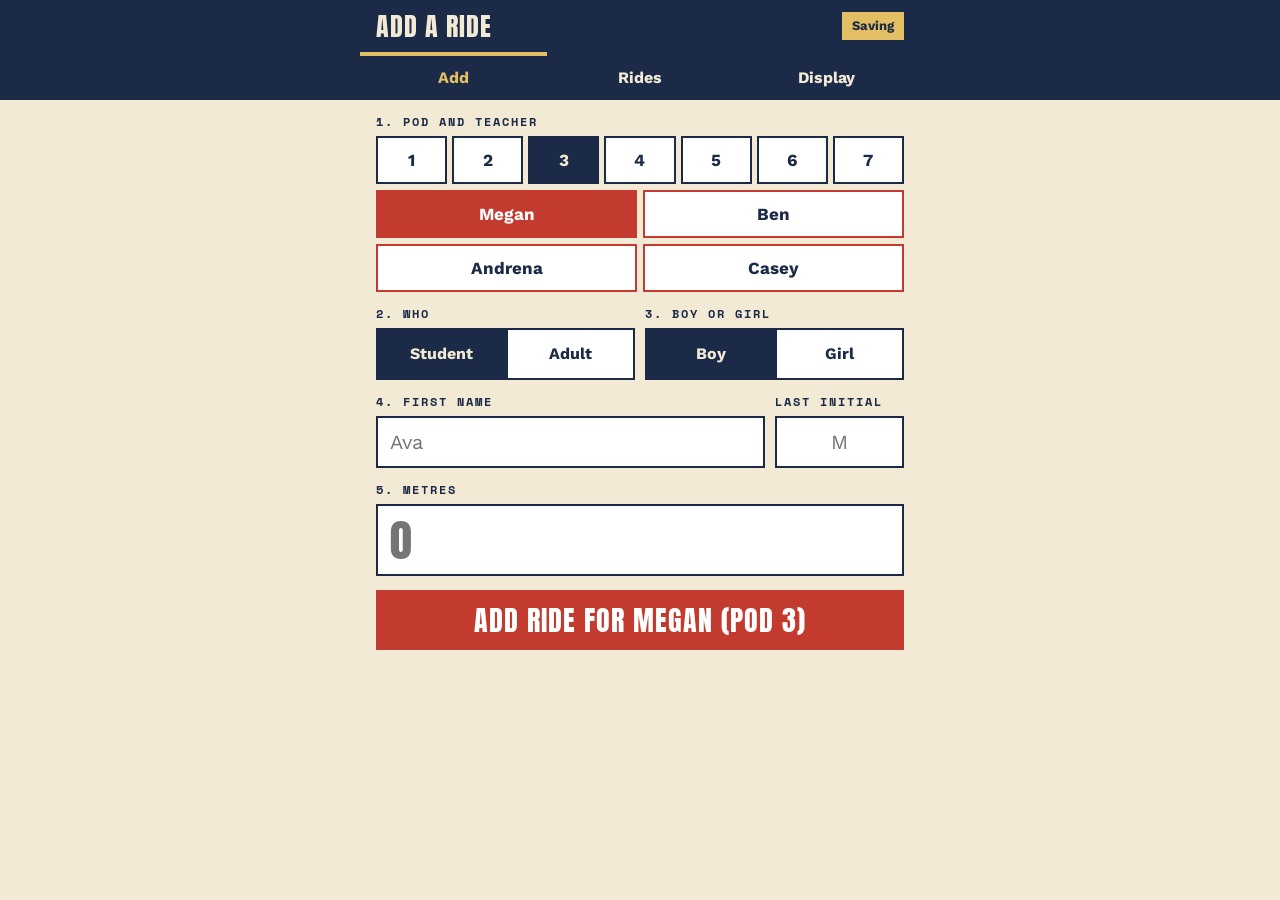
<file: twilightfair/tracker/index.html>
<!DOCTYPE html>
<html lang="en">
<head>
<meta charset="utf-8">
<meta name="viewport" content="width=device-width, initial-scale=1, viewport-fit=cover">
<meta name="robots" content="noindex">
<title>Move for the Movies Tracker &mdash; F45 W&#257;naka</title>
<style>
/* Layout: one page, three views on the hash (add, rides, display). Navy and cream, F45 Wanaka brand. */
:root{
  --navy:#1B2A46; --navy2:#22345A; --navy3:#3A4C73;
  --red:#C33A2E; --mustard:#E3BE63; --pink:#E8ABB9;
  --cream:#F3EAD6; --paper:#FFFFFF; --ink:#4A5568; --line:#D8CDB4; --mist:#C9D1E0;
  --display:'Anton',Impact,'Arial Narrow',sans-serif;
  --body:'Work Sans',system-ui,-apple-system,'Segoe UI',sans-serif;
  --mono:'Space Mono',ui-monospace,Menlo,monospace;
  color-scheme:light;
}
*{box-sizing:border-box}
[hidden]{display:none!important}
html,body{margin:0}
body{background:var(--cream);color:var(--navy);font-family:var(--body);font-size:16px;line-height:1.35}
body.is-display{background:var(--navy);color:var(--cream)}
button,input,select{font-family:var(--body);font-size:inherit;color:inherit}
button{cursor:pointer}
:focus-visible{outline:3px solid var(--red);outline-offset:2px}
body.is-display :focus-visible{outline-color:var(--mustard)}
.wrap{padding-left:max(16px,env(safe-area-inset-left,0px));padding-right:max(16px,env(safe-area-inset-right,0px));padding-block:0}
.mono{font-family:var(--mono)}
.label{font-family:var(--mono);font-size:12px;font-weight:700;letter-spacing:2px;text-transform:uppercase}

/* app shell for phones and iPads */
.top{background:var(--navy);color:var(--cream)}
.top-row{display:flex;align-items:center;justify-content:space-between;gap:12px;padding-block:12px}
.top h1{margin:0;font-family:var(--display);font-weight:400;font-size:26px;letter-spacing:1px;line-height:1}
.pill{font-size:13px;font-weight:700;padding:5px 10px;background:var(--cream);color:var(--navy);white-space:nowrap}
.pill.warn{background:var(--mustard)}
.pill.bad{background:var(--pink)}
.tabs{display:grid;grid-template-columns:repeat(3,minmax(0,1fr))}
.tabs a{display:flex;align-items:center;justify-content:center;min-height:48px;color:var(--cream);text-decoration:none;font-weight:700;border-top:4px solid var(--navy)}
.tabs a[aria-current="page"]{color:var(--mustard);border-top-color:var(--mustard)}
.app{max-width:560px;margin:0 auto}
.panel{padding-block:14px 28px;display:flex;flex-direction:column;gap:14px}
.field{display:flex;flex-direction:column;gap:6px;min-width:0}
.row2{display:flex;gap:10px}
.row2>*{flex:1;min-width:0}
.pods{display:grid;grid-template-columns:repeat(7,minmax(0,1fr));gap:5px}
.teachers{display:grid;grid-template-columns:repeat(2,minmax(0,1fr));gap:6px}
.chip{min-height:48px;border:2px solid var(--navy);background:var(--paper);font-weight:700;padding:0 4px;font-size:17px}
.chip[aria-pressed="true"]{background:var(--navy);color:var(--cream)}
.teachers .chip{border-color:var(--red)}
.teachers .chip[aria-pressed="true"]{background:var(--red);color:#fff}
.seg{display:grid;grid-template-columns:repeat(2,minmax(0,1fr));border:2px solid var(--navy)}
.seg button{min-height:48px;border:0;background:var(--paper);font-weight:700}
.seg button+button{border-left:2px solid var(--navy)}
.seg button[aria-pressed="true"]{background:var(--navy);color:var(--cream)}
.input{min-height:52px;border:2px solid var(--navy);background:var(--paper);padding:0 12px;font-size:20px;width:100%}
.input.big{min-height:72px;font-family:var(--display);font-size:44px}
select.input{font-size:17px}
.achk{display:flex;align-items:flex-start;gap:10px;margin-top:10px;font-size:15px;line-height:1.3}
.achk input{width:24px;height:24px;flex:none;margin-top:1px}
.note{padding:8px 12px;font-size:15px;line-height:1.3;background:var(--paper);border:2px solid var(--line)}
.note.info{background:var(--mustard);border-color:var(--mustard)}
.note.stop{background:var(--pink);border-color:var(--pink)}
.go{min-height:60px;border:0;background:var(--red);color:#fff;font-family:var(--display);font-size:28px;letter-spacing:1px;width:100%;padding:0 10px}
.go[disabled]{opacity:.5;cursor:not-allowed}
.ghost{min-height:48px;border:2px solid var(--navy);background:var(--cream);font-weight:700;padding:0 14px}
.danger{min-height:48px;border:2px solid var(--red);background:var(--paper);color:var(--red);font-weight:700;padding:0 14px}
.toast{position:fixed;left:50%;transform:translateX(-50%);bottom:calc(16px + env(safe-area-inset-bottom,0px));background:var(--navy);color:var(--cream);padding:12px 16px;font-weight:600;max-width:calc(100% - 32px);z-index:20}
.stats{display:flex;gap:8px}
.stat{flex:1;background:var(--paper);border:2px solid var(--navy);padding:8px 12px}
.stat b{display:block;font-family:var(--display);font-weight:400;font-size:32px;line-height:1.1}
.stat span{font-family:var(--mono);font-size:11px;letter-spacing:2px;color:var(--ink)}
.rides{display:flex;flex-direction:column;gap:8px;padding:0;margin:0;list-style:none}
.ride{background:var(--paper);border:2px solid var(--navy);padding:8px 12px;display:flex;align-items:center;gap:12px;min-height:58px}
.ride .who{flex:1;min-width:0}
.ride .who b{display:block;font-size:17px}
.ride .who span{font-size:14px;color:var(--ink)}
.ride .m{font-family:var(--display);font-size:28px;line-height:1}
.ride .edit{min-width:48px;min-height:48px;border:2px solid var(--navy);background:var(--cream);font-weight:700}
.sheet{background:var(--paper);border:3px solid var(--navy);padding:14px;display:flex;flex-direction:column;gap:12px}
.sheet h2{margin:0;font-family:var(--display);font-weight:400;font-size:24px;letter-spacing:1px}

/* display view for the laptop */
.disp{min-height:100vh;display:flex;flex-direction:column;gap:22px;padding-block:24px 28px}
.d-head{display:flex;align-items:center;justify-content:space-between;gap:24px;flex-wrap:wrap}
.brand{display:flex;align-items:center;gap:20px}
.f45{background:#fff;color:var(--navy);font-family:var(--display);font-size:30px;letter-spacing:1px;padding:6px 14px;line-height:1}
.brand h2{margin:0;font-family:var(--display);font-weight:400;font-size:40px;line-height:1;letter-spacing:1px}
.brand .sub{font-family:var(--mono);font-size:14px;letter-spacing:3px;color:var(--mustard)}
.brand .dlogo{height:clamp(76px,9vw,140px);width:auto;display:block}
.brand .dtitle{height:clamp(56px,7.2vw,110px);width:auto;max-width:100%;display:block}
.brand .dpara{height:clamp(40px,4.4vw,72px);width:auto;display:block}
.bigstats{display:flex;gap:40px;flex-wrap:wrap}
.bigstat{display:flex;flex-direction:column;align-items:flex-end}
.bigstat .label{color:var(--pink);font-size:13px}
.bigstat b{font-family:var(--display);font-weight:400;font-size:64px;line-height:1}
.bigstat.gold b{color:var(--mustard)}
.cols{display:flex;gap:28px;flex-wrap:wrap;align-items:stretch}
.card-class{flex:999 1 640px;min-width:0;background:var(--navy2);padding:22px 28px 24px;display:flex;flex-direction:column;gap:12px}
.card-class h3,.card-pod h3{margin:0;font-family:var(--display);font-weight:400;letter-spacing:1px}
.card-class h3{font-size:34px}
.cc-head{display:flex;align-items:baseline;justify-content:space-between;gap:16px;flex-wrap:wrap}
.cc-head p{margin:0;color:var(--mist)}
.bars{display:flex;flex-direction:column;gap:5px}
.bar{display:grid;grid-template-columns:28px 54px minmax(90px,130px) minmax(0,1fr) 62px 74px;align-items:center;gap:12px}
.bar .rank{font-family:var(--mono);font-size:14px;font-weight:700;color:var(--mist)}
.bar .pod{font-family:var(--mono);font-size:12px;font-weight:700;letter-spacing:1px;background:var(--cream);color:var(--navy);text-align:center;padding:3px 0}
.bar .nm{font-size:18px;font-weight:600;white-space:nowrap;overflow:hidden;text-overflow:ellipsis}
.bar .track{background:var(--navy);height:28px}
.bar .fill{height:28px;min-width:0;transition:width .6s ease}
.bar .ct{text-align:right;font-family:var(--display);font-size:28px;line-height:1}
.bar .now{background:var(--pink);color:var(--navy);font-family:var(--mono);font-weight:700;font-size:13px;padding:3px 6px;text-align:center}
.side{flex:1 1 440px;min-width:0;display:flex;flex-direction:column;gap:28px}
.card-pod{background:var(--cream);color:var(--navy);padding:20px 26px 22px;display:flex;flex-direction:column;gap:10px}
.card-pod h3{font-size:30px}
.pt{display:grid;grid-template-columns:54px minmax(0,1fr) minmax(0,1fr);font-size:17px}
.pt .th{padding:4px 0;font-family:var(--mono);font-size:13px;letter-spacing:1px;color:var(--ink);border-bottom:2px solid var(--navy)}
.pt .td{padding:8px 0;border-bottom:1px solid var(--line)}
.pt .pn{font-family:var(--display);font-size:22px}
.pt .cell{display:flex;justify-content:space-between;gap:8px;padding-right:10px;font-weight:600}
.pt .cell em{font-style:normal;font-family:var(--mono);font-weight:700}
.pt .cell.second{font-weight:500;font-size:14px;opacity:.68;margin-top:3px}
.pt .cell.second em{color:var(--ink)}
.pt .none{color:var(--ink)}
.card-adult{background:var(--navy2);padding:16px 22px 18px;display:flex;flex-direction:column;gap:10px}
.card-adult h3{margin:0;font-family:var(--display);font-weight:400;font-size:22px;letter-spacing:1px;color:var(--pink)}
.adults{display:flex;gap:20px;flex-wrap:wrap}
.adults>div{flex:1 1 160px;min-width:0;display:flex;flex-direction:column;gap:5px}
.adults .label{color:var(--mist);font-size:12px}
.adults .ar{display:flex;justify-content:space-between;gap:8px;font-size:16px}
.adults .ar em{font-style:normal;font-family:var(--mono);font-weight:700;color:var(--mustard)}
.foot{display:flex;justify-content:space-between;align-items:center;gap:16px;flex-wrap:wrap;border-top:1px solid var(--navy3);padding-top:14px;margin-top:auto}
.foot b{font-weight:600}
.foot span{color:var(--mist)}
.empty{color:var(--mist);font-size:18px;padding:6px 0 2px}
.banner{background:var(--pink);color:var(--navy);padding:12px 16px;font-weight:600}
@media (max-width:700px){
  .bar{grid-template-columns:24px 46px minmax(0,1fr) 54px;row-gap:4px}
  .bar .track{grid-column:1 / -1;order:5}
  .bar .now{display:none}
  .bigstat b{font-size:48px}
  .brand h2{font-size:32px}
}
@media (prefers-reduced-motion:reduce){.bar .fill{transition:none}}
</style>
<link rel="preconnect" href="https://fonts.googleapis.com">
<link rel="stylesheet" href="https://fonts.googleapis.com/css2?family=Anton&family=Space+Mono:wght@400;700&family=Work+Sans:wght@400;500;600;700&display=swap">
</head>
<body>

<div id="banner" class="banner" hidden></div>

<!-- ADD + RIDES shell -->
<div id="shell" class="app-shell">
  <header class="top">
    <div class="app">
      <div class="wrap">
        <div class="top-row">
          <h1 id="shell-title">ADD A RIDE</h1>
          <span id="sync" class="pill">Connecting</span>
        </div>
      </div>
      <nav class="tabs" aria-label="Views">
        <a href="#add" id="tab-add">Add</a>
        <a href="#rides" id="tab-rides">Rides</a>
        <a href="#display" id="tab-display">Display</a>
      </nav>
    </div>
  </header>

  <main class="app">
    <div class="wrap">

      <section id="v-add" class="panel" aria-label="Add a ride">
        <form id="add-form" class="panel" style="padding:0" autocomplete="off" novalidate>
          <div class="field">
            <div class="label">1. Pod and teacher</div>
            <div id="a-pods" class="pods" role="group" aria-label="Pod"></div>
            <div id="a-teachers" class="teachers" role="group" aria-label="Teacher"></div>
          </div>
          <div class="row2">
            <div class="field">
              <div class="label">2. Who</div>
              <div class="seg" role="group" aria-label="Student or adult">
                <button type="button" id="a-student" aria-pressed="true">Student</button>
                <button type="button" id="a-parent" aria-pressed="false">Adult</button>
              </div>
            </div>
            <div class="field">
              <div class="label" id="a-sexlabel">3. Boy or girl</div>
              <div class="seg" role="group" aria-labelledby="a-sexlabel">
                <button type="button" id="a-m" aria-pressed="true">Boy</button>
                <button type="button" id="a-f" aria-pressed="false">Girl</button>
              </div>
            </div>
          </div>
          <div class="row2">
            <div class="field" style="flex:3">
              <label class="label" for="a-first">4. First name</label>
              <input id="a-first" class="input" type="text" inputmode="text" autocapitalize="words" placeholder="Ava">
            </div>
            <div class="field" style="flex:1">
              <label class="label" for="a-init">Last initial</label>
              <input id="a-init" class="input" type="text" inputmode="text" autocapitalize="characters" maxlength="1" placeholder="M" style="text-align:center;text-transform:uppercase">
            </div>
          </div>
          <div id="a-adult" class="field" hidden>
            <div class="label">Adult contact <span style="font-weight:400;text-transform:none;letter-spacing:0;color:var(--ink)">&mdash; so we can reach you if you win Top Adults</span></div>
            <input id="a-email" class="input" type="email" inputmode="email" autocapitalize="none" placeholder="Email (optional)">
            <input id="a-phone" class="input" type="tel" inputmode="tel" placeholder="Phone (optional)" style="margin-top:8px">
            <label class="achk"><input type="checkbox" id="a-consent"><span>Happy for F45 W&#257;naka to contact me about our programs.</span></label>
          </div>
          <div id="a-note" class="note" hidden></div>
          <div class="field">
            <label class="label" for="a-metres">5. Metres</label>
            <input id="a-metres" class="input big" type="text" inputmode="numeric" pattern="[0-9]*" placeholder="0">
          </div>
          <div id="a-err" class="note stop" role="alert" hidden></div>
          <button id="a-go" class="go" type="submit">ADD RIDE</button>
        </form>
      </section>

      <section id="v-rides" class="panel" aria-label="Rides" hidden>
        <div class="stats">
          <div class="stat"><b id="r-riders">0</b><span>RIDERS</span></div>
          <div class="stat"><b id="r-rides">0</b><span>RIDES</span></div>
        </div>
        <div id="r-sheet" class="sheet" hidden></div>
        <p style="margin:0;font-size:14px;color:var(--ink)">Latest first. Tap Edit to fix a name, class or metres, or to remove a ride.</p>
        <ul id="r-list" class="rides"></ul>
      </section>

    </div>
  </main>
</div>

<!-- DISPLAY for the laptop -->
<div id="v-display" class="wrap" hidden>
  <div class="disp">
    <div class="d-head">
      <div class="brand">
        <img class="dlogo" src="/img/f45wanakalogo.png" alt="F45 W&#257;naka">
        <img class="dtitle" src="/img/classvsclass.png" alt="Class vs Class &mdash; Move for the Movies, 30 second bike challenge">
        <img class="dpara" src="/img/cinema-paradiso.png" alt="Cinema Paradiso W&#257;naka">
      </div>
      <div class="bigstats">
        <div class="bigstat"><span class="label">Riders so far</span><b id="d-riders">0</b></div>
        <div class="bigstat gold"><span class="label">Raised for the school</span><b id="d-raised">$0</b></div>
      </div>
    </div>

    <div class="cols">
      <section class="card-class" aria-label="Riders per class">
        <div class="cc-head"><h3>RIDERS PER CLASS</h3><p>Every rider scores a point. Most riders wins the movies.</p></div>
        <div id="d-empty" class="empty" hidden>No riders yet. The first ride gets the board moving.</div>
        <div id="d-bars" class="bars"></div>
      </section>

      <div class="side">
        <section class="card-pod" aria-label="Fastest in each Pod">
          <div style="display:flex;justify-content:space-between;align-items:baseline;gap:12px"><h3>FASTEST IN EACH POD</h3><span style="color:var(--ink)">Metres</span></div>
          <div id="d-pods" class="pt"></div>
        </section>
        <section class="card-adult" aria-label="Top adults">
          <h3>TOP ADULTS</h3>
          <div class="adults">
            <div><div class="label">Male</div><div id="d-male"></div></div>
            <div><div class="label">Female</div><div id="d-female"></div></div>
          </div>
        </section>
      </div>
    </div>

    <div class="foot">
      <b>Thanks to Cinema Paradiso for backing W&#257;naka Primary.</b>
      <span>We help parents who prioritise their health make time for movement.</span>
    </div>
  </div>
</div>

<div id="toast" class="toast" role="status" hidden></div>

<script>
(function(){
'use strict';

/* ======================================================================
   CONFIG — set ENDPOINT to your Apps Script Web app URL (ends in /exec).
   Until it is set, the page hosts and renders but does not save rides.
   ====================================================================== */
var CONFIG = {
  ENDPOINT: 'https://script.google.com/macros/s/AKfycbwKf-Hl0NVrzEnF19Eg5Vl3YlgRb1-I_Zf0TehVFI0tAVrFqyfJrcY-e44peo1HTq0EAA/exec',      // <-- paste the Apps Script /exec URL here
  POLL_MS: 3000,     // how often the board refreshes from the sheet
  SECRET: ''         // optional; must match the SECRET script property if used
};

var ROSTER = {
  1:['Megan','Sophie','Sara'],
  2:['Sharon','Charlotte','Jen'],
  3:['Megan','Ben','Andrena','Casey'],
  4:['Kylie','Robyn','Danielle'],
  5:['Anne','Coral','Lisa'],
  6:['Karina','David','Petra'],
  7:['Anna','Charlotte','Kath']
};
var POD_IDS = [1,2,3,4,5,6,7];
var CLASSES = [];
POD_IDS.forEach(function(p){ ROSTER[p].forEach(function(t,i){ CLASSES.push({id:'p'+p+'t'+i, pod:p, ti:i, name:t}); }); });
var CLASS_BY_ID = {}; CLASSES.forEach(function(c){ CLASS_BY_ID[c.id]=c; });

var MAX_TRIES = 3;
var PRICE_PER_RIDE = 1;
var QUEUE_KEY = 'm4m-queue';

function $(id){ return document.getElementById(id); }
function esc(s){ return String(s).replace(/[&<>"']/g,function(c){ return {'&':'&amp;','<':'&lt;','>':'&gt;','"':'&quot;',"'":'&#39;'}[c]; }); }
function norm(s){ return String(s).toLowerCase().replace(/[^a-z0-9]/g,''); }
function cap(s){ return s.charAt(0).toUpperCase()+s.slice(1).toLowerCase(); }

function dn(s){ return String(s||'').replace(/\./g,''); }
function buildName(firstRaw, initRaw){
  var first = String(firstRaw||'').trim().replace(/\s+/g,' ').split(' ').map(cap).join(' ');
  var ini = String(initRaw||'').trim().replace(/[^A-Za-z]/g,'').charAt(0).toUpperCase();
  if(!first || !ini || !norm(first)) return null;
  return { display:first+' '+ini, key:norm(first)+norm(ini) };
}
function splitName(full){
  var parts = dn(full).trim().split(' ');
  var ini = parts.length>1 ? parts.pop() : '';
  return { first:parts.join(' '), init:ini };
}
function rideKey(cid, who, nameKey){ return cid+'|'+who+'|'+nameKey; }

// ---------- data layer: Google Sheet via Apps Script web app ----------
// Mimics the small surface the app uses: collection().doc().set()/delete()
// and collection().orderBy().limit().onSnapshot(). "Realtime" is a poll.
function createSheetDb(cfg){
  var subs = [];
  function toSnap(rides){
    return {
      docs: rides.map(function(x){ return { id:x.id, data:function(){ var c=Object.assign({},x); delete c.id; return c; } }; }),
      metadata:{ hasPendingWrites:false, fromCache:false }
    };
  }
  function fetchRides(){
    var url = cfg.ENDPOINT + (cfg.ENDPOINT.indexOf('?')>-1?'&':'?') + 't=' + Date.now();
    return fetch(url, { method:'GET' }).then(function(r){ return r.json(); }).then(function(j){
      var rides = (j && j.rides) || [];
      rides.forEach(function(r){ r.m=Number(r.m)||0; r.ts=Number(r.ts)||0; r.pod=Number(r.pod)||0; r.ti=Number(r.ti)||0; });
      rides.sort(function(a,b){ return (b.ts||0)-(a.ts||0); });
      var snap = toSnap(rides);
      subs.forEach(function(fn){ try{ fn(snap); }catch(e){} });
      return rides;
    });
  }
  function post(action, payload){
    // text/plain avoids a CORS preflight the Apps Script cannot answer
    return fetch(cfg.ENDPOINT, { method:'POST', headers:{'Content-Type':'text/plain;charset=utf-8'},
      body: JSON.stringify(Object.assign({ action:action, secret:cfg.SECRET }, payload)) })
      .then(function(r){ return r.json(); })
      .then(function(j){ if(!j || j.ok!==true) throw new Error((j&&j.error)||'save failed'); return j; });
  }
  var coll = {
    doc: function(id){ return {
      set: function(data){ return post('set', { id:id, ride:data }).then(function(){ return fetchRides(); }); },
      delete: function(){ return post('delete', { id:id }).then(function(){ return fetchRides(); }); }
    };},
    orderBy: function(){ return coll; },
    limit: function(){ return coll; },
    onSnapshot: function(onNext, onErr){
      subs.push(onNext);
      fetchRides().catch(function(){ /* keep retrying on the interval */ });
      setInterval(function(){ fetchRides().catch(function(){}); }, cfg.POLL_MS);
    }
  };
  return { collection: function(){ return coll; } };
}

// ---------- state ----------
var db = null;
var dbRides = [];          // from the store
var queue = [];            // rides saved on this device and waiting to reach the store
var snapMeta = { pending:false, cache:true };
var loaded = false;
var flash = {};            // classId -> expiry time
var knownRiders = null;    // set of rider keys seen so far
var form = { pod:3, ti:0, who:'s', sex:'m' };
var editing = null;        // ride being edited

function loadQueue(){
  try{ var s = localStorage.getItem(QUEUE_KEY); queue = s ? JSON.parse(s) : []; if(!Array.isArray(queue)) queue=[]; }catch(e){ queue=[]; }
}
function saveQueue(){ try{ localStorage.setItem(QUEUE_KEY, JSON.stringify(queue)); }catch(e){} }

function allRides(){
  var seen = {}, out = [];
  dbRides.forEach(function(r){ seen[r.id]=1; out.push(r); });
  queue.forEach(function(q){ if(!seen[q.id]) out.push(Object.assign({waiting:true}, q.data, {id:q.id})); });
  out.sort(function(a,b){ return (b.ts||0)-(a.ts||0); });
  return out;
}

function aggregate(rides){
  var riders = {};
  rides.forEach(function(r){
    var k = r.rk; if(!k || !CLASS_BY_ID[r.cid]) return;
    var x = riders[k];
    if(!x){ x = riders[k] = { rk:k, name:dn(r.name), cid:r.cid, who:r.who, sex:r.sex, best:0, bestTs:0, firstTs:r.ts, tries:0 }; }
    x.tries++;
    if(r.ts < x.firstTs) x.firstTs = r.ts;
    if(r.m > x.best){ x.best = r.m; x.bestTs = r.ts; }
    else if(r.m === x.best && r.ts < x.bestTs){ x.bestTs = r.ts; }
  });
  var counts = {}; CLASSES.forEach(function(c){ counts[c.id]=0; });
  var reached = {}; CLASSES.forEach(function(c){ reached[c.id]=0; }); // ts the class reached its current count (tie-break: earlier wins)
  var podStu = {}; POD_IDS.forEach(function(p){ podStu[p]={m:[],f:[]}; });
  var adults = { m:[], f:[] };
  Object.keys(riders).forEach(function(k){
    var x = riders[k]; counts[x.cid]++;
    if(x.firstTs > reached[x.cid]) reached[x.cid] = x.firstTs;
    if(x.who==='s'){ podStu[CLASS_BY_ID[x.cid].pod][x.sex].push(x); }
    else { adults[x.sex].push(x); }
  });
  var cmp = function(a,b){ return b.best-a.best || a.bestTs-b.bestTs; }; // best metres, earlier wins ties
  var podTop = {}; POD_IDS.forEach(function(p){ podTop[p] = { m:podStu[p].m.sort(cmp).slice(0,2), f:podStu[p].f.sort(cmp).slice(0,2) }; });
  adults.m.sort(cmp);
  adults.f.sort(cmp);
  return { riders:riders, counts:counts, reached:reached, podTop:podTop, adults:adults, riderCount:Object.keys(riders).length, rideCount:rides.length };
}

// ---------- routing ----------
function route(){
  var h = (location.hash||'').replace('#','');
  var v = (h==='rides'||h==='display') ? h : 'add';
  var disp = v==='display';
  document.body.classList.toggle('is-display', disp);
  $('v-display').hidden = !disp;
  $('shell').hidden = disp;
  $('v-add').hidden = v!=='add';
  $('v-rides').hidden = v!=='rides';
  $('shell-title').textContent = v==='rides' ? 'RIDES' : 'ADD A RIDE';
  ['add','rides','display'].forEach(function(n){
    var a = $('tab-'+n); if(n===v) a.setAttribute('aria-current','page'); else a.removeAttribute('aria-current');
  });
  renderAll();
}

// ---------- add view ----------
function buildPods(){
  var box = $('a-pods'); box.innerHTML='';
  POD_IDS.forEach(function(p){
    var b = document.createElement('button'); b.type='button'; b.className='chip'; b.textContent=p;
    b.setAttribute('aria-label','Pod '+p); b.setAttribute('aria-pressed', String(form.pod===p));
    b.addEventListener('click', function(){ form.pod=p; form.ti=0; buildPods(); buildTeachers(); updateNote(); });
    box.appendChild(b);
  });
}
function buildTeachers(){
  var box = $('a-teachers'); box.innerHTML='';
  ROSTER[form.pod].forEach(function(t,i){
    var b = document.createElement('button'); b.type='button'; b.className='chip'; b.textContent=t;
    b.setAttribute('aria-pressed', String(form.ti===i));
    b.addEventListener('click', function(){ form.ti=i; buildTeachers(); updateNote(); });
    box.appendChild(b);
  });
  $('a-go').textContent = 'ADD RIDE FOR '+ROSTER[form.pod][form.ti].toUpperCase()+' (POD '+form.pod+')';
}
function setWho(w){
  form.who = w;
  $('a-student').setAttribute('aria-pressed', String(w==='s'));
  $('a-parent').setAttribute('aria-pressed', String(w==='p'));
  var stu = w==='s';
  $('a-sexlabel').textContent = stu ? '3. Boy or girl' : '3. Male or female';
  $('a-m').textContent = stu ? 'Boy' : 'Male';
  $('a-f').textContent = stu ? 'Girl' : 'Female';
  $('a-adult').hidden = stu;                 // show email/phone only for adults
  if(stu){ $('a-email').value=''; $('a-phone').value=''; $('a-consent').checked=false; }
  updateNote();
}
function setSex(s){
  form.sex = s;
  $('a-m').setAttribute('aria-pressed', String(s==='m'));
  $('a-f').setAttribute('aria-pressed', String(s==='f'));
}
function curClass(){ return CLASSES.filter(function(c){ return c.pod===form.pod && c.ti===form.ti; })[0]; }

function triesFor(rk){
  var n = 0; allRides().forEach(function(r){ if(r.rk===rk) n++; }); return n;
}
function updateNote(){
  var note = $('a-note'), nm = buildName($('a-first').value, $('a-init').value);
  note.className = 'note'; note.hidden = true;
  if(!nm) return;
  var c = curClass(), rk = rideKey(c.id, form.who, nm.key), n = triesFor(rk);
  note.hidden = false;
  if(n===0){ note.textContent = nm.display+' is a new rider for '+c.name+' (Pod '+c.pod+').'; return; }
  if(form.who==='p'){ note.className='note stop'; note.textContent = nm.display+' has already ridden. Adults get one ride.'; return; }
  if(n>=MAX_TRIES){ note.className='note stop'; note.textContent = nm.display+' has had '+MAX_TRIES+' tries. The best stays on the board.'; return; }
  note.className='note info';
  note.innerHTML = '<b>'+esc(nm.display)+' has ridden before.</b> Try '+(n+1)+' of '+MAX_TRIES+'. Best metres count. Still one rider for the class.';
}
function showErr(msg){ var e=$('a-err'); if(msg){ e.textContent=msg; e.hidden=false; } else { e.hidden=true; } }
var toastTimer=null;
function toast(msg){
  var t=$('toast'); t.textContent=msg; t.hidden=false;
  clearTimeout(toastTimer); toastTimer=setTimeout(function(){ t.hidden=true; },4500);
}
function newId(){ return 'r'+Date.now().toString(36)+Math.random().toString(36).slice(2,7); }

function submitRide(e){
  e.preventDefault(); showErr('');
  var nm = buildName($('a-first').value, $('a-init').value);
  if(!nm){ showErr('Enter a first name and a last initial.'); ($('a-first').value.trim() ? $('a-init') : $('a-first')).focus(); return; }
  var m = parseInt(String($('a-metres').value).replace(/[^0-9]/g,''),10);
  if(!m || m<20 || m>1500){ showErr('Check the metres. Enter a number from 20 to 1500.'); $('a-metres').focus(); return; }
  var c = curClass(), rk = rideKey(c.id, form.who, nm.key), n = triesFor(rk);
  if(n>0 && form.who==='p'){ showErr(nm.display+' has already ridden. Adults get one ride.'); return; }
  if(n>=MAX_TRIES){ showErr(nm.display+' has had '+MAX_TRIES+' tries already.'); return; }
  var data = { rk:rk, name:nm.display, cid:c.id, pod:c.pod, ti:c.ti, who:form.who, sex:form.sex, m:m, ts:Date.now() };
  if(form.who==='p'){
    var em = $('a-email').value.trim(), ph = $('a-phone').value.trim();
    if(em && !/^[^\s@]+@[^\s@]+\.[^\s@]+$/.test(em)){ showErr('That email does not look right. Clear it or fix it.'); $('a-email').focus(); return; }
    data.email = em; data.phone = ph; data.consent = $('a-consent').checked;
  }
  var wasNew = n===0, id = newId();
  $('a-first').value=''; $('a-init').value=''; $('a-metres').value='';
  $('a-email').value=''; $('a-phone').value=''; $('a-consent').checked=false;
  updateNote();
  sendRide(id, data);
  // adult who gave an email + consent -> sync to the MailerCloud Bike list (same-origin, fire-and-forget)
  if(form.who==='p' && data.consent && data.email){
    var _p = nm.display.split(' '), _l = _p.length>1 ? _p.pop() : '', _f = _p.join(' ');
    fetch('/api/bike',{method:'POST',headers:{'Content-Type':'application/json'},
      body:JSON.stringify({firstName:_f,lastName:_l,email:data.email,phone:data.phone,consent:true})}).catch(function(){});
  }
  var after = aggregate(allRides()).counts[c.id];
  toast('Added '+nm.display+' '+m+'m. '+c.name+' (Pod '+c.pod+') now has '+after+' rider'+(after===1?'':'s')+(wasNew?'.':' (no extra point).'));
  $('a-first').focus();
}

function sendRide(id, data){
  queue.push({ id:id, data:data }); saveQueue(); renderStatus(); updateNote();
  flushQueue();
}
var flushing=false;
function flushQueue(){
  if(!db || flushing || !queue.length) return;
  flushing=true;
  var item = queue[0];
  db.collection('rides').doc(item.id).set(item.data).then(function(){
    queue = queue.filter(function(q){ return q.id!==item.id; }); saveQueue();
    flushing=false; renderStatus(); flushQueue();
  }, function(err){
    flushing=false; renderStatus();
    if(err && err.code==='invalid_argument'){ queue = queue.filter(function(q){ return q.id!==item.id; }); saveQueue(); flushQueue(); }
  });
}
setInterval(function(){ if(queue.length) flushQueue(); }, 5000);
window.addEventListener('online', function(){ renderStatus(); flushQueue(); });
window.addEventListener('offline', renderStatus);

function renderStatus(){
  var p = $('sync'); p.className='pill';
  if(!db){ p.textContent='Not connected'; p.classList.add('bad'); return; }
  if(queue.length){ p.textContent = queue.length+' waiting to save'; p.classList.add('warn'); return; }
  if(navigator.onLine===false){ p.textContent='Offline'; p.classList.add('bad'); return; }
  if(!loaded || snapMeta.pending){ p.textContent='Saving'; p.classList.add('warn'); return; }
  p.textContent='Saved';
}

// ---------- rides view ----------
function classLabel(r){ var c = CLASS_BY_ID[r.cid]; return c ? 'Pod '+c.pod+' · '+c.name : 'Unknown class'; }
function whoLabel(r){
  var stu = r.who==='s';
  return (stu?'Student':'Adult')+' · '+(r.sex==='m' ? (stu?'Boy':'Male') : (stu?'Girl':'Female'));
}
function renderRides(){
  var rides = allRides(), agg = aggregate(rides);
  $('r-riders').textContent = agg.riderCount;
  $('r-rides').textContent = agg.rideCount;
  var tries = {}; // try number per ride, oldest first
  var asc = rides.slice().sort(function(a,b){ return (a.ts||0)-(b.ts||0); });
  var seen = {};
  asc.forEach(function(r){ seen[r.rk]=(seen[r.rk]||0)+1; tries[r.id]=seen[r.rk]; });
  var ul = $('r-list'); ul.innerHTML='';
  if(!rides.length){
    var li = document.createElement('li'); li.className='note'; li.textContent='No rides yet. Add the first one on the Add tab.'; ul.appendChild(li); return;
  }
  rides.slice(0,80).forEach(function(r){
    var li = document.createElement('li'); li.className='ride';
    var tryTxt = (r.who==='s' && tries[r.id]) ? ' · try '+tries[r.id] : '';
    li.innerHTML = '<div class="who"><b>'+esc(dn(r.name))+(r.waiting?' (waiting)':'')+'</b><span>'+esc(classLabel(r))+' · '+esc(whoLabel(r))+esc(tryTxt)+'</span></div><div class="m">'+esc(r.m)+'</div>';
    var b = document.createElement('button'); b.type='button'; b.className='edit'; b.textContent='Edit'; b.setAttribute('aria-label','Edit ride for '+dn(r.name));
    b.addEventListener('click', function(){ openSheet(r); });
    li.appendChild(b); ul.appendChild(li);
  });
}
function openSheet(r){
  var sn = splitName(r.name);
  editing = { id:r.id, ts:r.ts, waiting:!!r.waiting, confirm:false, f:{ first:sn.first, init:sn.init, cid:r.cid, who:r.who, sex:r.sex, m:String(r.m) } };
  renderSheet();
  $('r-sheet').scrollIntoView({block:'nearest'});
}
function renderSheet(){
  var s = $('r-sheet');
  if(!editing){ s.hidden=true; s.innerHTML=''; return; }
  var f = editing.f;
  var opts = CLASSES.map(function(c){ return '<option value="'+c.id+'"'+(c.id===f.cid?' selected':'')+'>Pod '+c.pod+' · '+esc(c.name)+'</option>'; }).join('');
  s.hidden=false;
  s.innerHTML =
   '<h2>FIX THIS RIDE</h2>'+
   '<div class="row2"><div class="field" style="flex:3"><label class="label" for="e-first">First name</label><input id="e-first" class="input" type="text" value="'+esc(f.first)+'"></div><div class="field" style="flex:1"><label class="label" for="e-init">Last initial</label><input id="e-init" class="input" type="text" maxlength="1" value="'+esc(f.init)+'" style="text-align:center;text-transform:uppercase"></div></div>'+
   '<div class="field"><label class="label" for="e-class">Class</label><select id="e-class" class="input">'+opts+'</select></div>'+
   '<div class="row2"><div class="field"><label class="label" for="e-who">Who</label><select id="e-who" class="input"><option value="s"'+(f.who==='s'?' selected':'')+'>Student</option><option value="p"'+(f.who==='p'?' selected':'')+'>Adult</option></select></div>'+
   '<div class="field"><label class="label" for="e-sex">Boy or girl / male or female</label><select id="e-sex" class="input"><option value="m"'+(f.sex==='m'?' selected':'')+'>Boy / male</option><option value="f"'+(f.sex==='f'?' selected':'')+'>Girl / female</option></select></div></div>'+
   '<div class="field"><label class="label" for="e-m">Metres</label><input id="e-m" class="input" type="text" inputmode="numeric" value="'+esc(f.m)+'"></div>'+
   '<div id="e-err" class="note stop" role="alert" hidden></div>'+
   '<div class="row2"><button type="button" class="go" id="e-save" style="font-size:22px">SAVE</button><button type="button" class="ghost" id="e-cancel">Cancel</button></div>'+
   (editing.waiting ? '<div class="note">This ride is still waiting to save. Edit it after it has saved.</div>' :
     (editing.confirm ? '<div class="row2"><button type="button" class="danger" id="e-del2">Yes, remove this ride</button><button type="button" class="ghost" id="e-keep">Keep it</button></div>'
                      : '<button type="button" class="danger" id="e-del">Remove ride</button>'));
  function grab(){ f.first=$('e-first').value; f.init=$('e-init').value; f.cid=$('e-class').value; f.who=$('e-who').value; f.sex=$('e-sex').value; f.m=$('e-m').value; }
  $('e-cancel').addEventListener('click', function(){ editing=null; renderSheet(); });
  $('e-save').addEventListener('click', function(){
    grab();
    var nm = buildName(f.first, f.init), m = parseInt(String(f.m).replace(/[^0-9]/g,''),10), err=$('e-err');
    if(!nm){ err.textContent='Enter a first name and a last initial.'; err.hidden=false; return; }
    if(!m || m<20 || m>1500){ err.textContent='Check the metres (20 to 1500).'; err.hidden=false; return; }
    if(editing.waiting){ err.textContent='Wait until this ride has saved.'; err.hidden=false; return; }
    var c = CLASS_BY_ID[f.cid];
    var data = { rk:rideKey(c.id, f.who, nm.key), name:nm.display, cid:c.id, pod:c.pod, ti:c.ti, who:f.who, sex:f.sex, m:m, ts:editing.ts };
    if(db){ db.collection('rides').doc(editing.id).set(data).then(function(){ toast('Ride updated.'); }, function(){ toast('Could not save. Try again.'); }); }
    editing=null; renderSheet();
  });
  var del = $('e-del'), del2 = $('e-del2'), keep = $('e-keep');
  if(del) del.addEventListener('click', function(){ grab(); editing.confirm=true; renderSheet(); });
  if(keep) keep.addEventListener('click', function(){ grab(); editing.confirm=false; renderSheet(); });
  if(del2) del2.addEventListener('click', function(){
    if(db){ db.collection('rides').doc(editing.id).delete().then(function(){ toast('Ride removed.'); }, function(){ toast('Could not remove. Try again.'); }); }
    editing=null; renderSheet();
  });
}

// ---------- display view ----------
var flashTimer=null;
function renderDisplay(){
  var agg = aggregate(allRidesDisplay()), now = Date.now();
  $('d-riders').textContent = agg.riderCount;
  $('d-raised').textContent = '$'+(agg.rideCount*PRICE_PER_RIDE);
  $('d-empty').hidden = agg.riderCount>0;
  var list = CLASSES.map(function(c){ return { c:c, n:agg.counts[c.id] }; });
  list.sort(function(a,b){ return b.n-a.n || (agg.reached[a.c.id]-agg.reached[b.c.id]) || a.c.pod-b.c.pod || a.c.ti-b.c.ti; });
  var max = Math.max(1, list[0].n);
  var html = '', anyFlash=false;
  list.forEach(function(x,i){
    var pct = x.n ? Math.max(2, Math.round(x.n/max*100)) : 0;
    var color = x.n===0 ? 'var(--navy3)' : (i===0 ? 'var(--mustard)' : (i<3 ? 'var(--red)' : 'var(--pink)'));
    var isNow = flash[x.c.id] && flash[x.c.id]>now; if(isNow) anyFlash=true;
    html += '<div class="bar"><div class="rank">'+(i+1)+'</div><div class="pod">POD '+x.c.pod+'</div><div class="nm">'+esc(x.c.name)+'</div>'+
            '<div class="track"><div class="fill" style="width:'+pct+'%;background:'+color+'"></div></div>'+
            '<div class="ct">'+x.n+'</div><div>'+(isNow?'<div class="now">+1 NOW</div>':'')+'</div></div>';
  });
  $('d-bars').innerHTML = html;
  clearTimeout(flashTimer);
  if(anyFlash) flashTimer = setTimeout(renderDisplay, 1000);

  var ph = '<div class="th">POD</div><div class="th">BOY</div><div class="th">GIRL</div>';
  POD_IDS.forEach(function(p){
    function cell(list){
      if(!list || !list.length) return '<div class="td"><div class="cell none">-</div></div>';
      return '<div class="td">'+list.map(function(x,i){ return '<div class="cell'+(i>0?' second':'')+'"><span>'+(i>0?'':'')+esc(x.name)+'</span><em>'+x.best+'</em></div>'; }).join('')+'</div>';
    }
    ph += '<div class="td pn">'+p+'</div>'+cell(agg.podTop[p].m)+cell(agg.podTop[p].f);
  });
  $('d-pods').innerHTML = ph;
  function adultRows(arr){
    if(!arr.length) return '<div class="ar"><span style="color:var(--mist)">No adults yet</span></div>';
    return arr.slice(0,3).map(function(x){ var c=CLASS_BY_ID[x.cid]; return '<div class="ar"><span>'+esc(x.name)+'</span><em>'+x.best+'</em></div>'; }).join('');
  }
  $('d-male').innerHTML = adultRows(agg.adults.m);
  $('d-female').innerHTML = adultRows(agg.adults.f);
}
function allRidesDisplay(){ return dbRides; }

// ---------- data wiring ----------
function renderAll(){
  renderStatus();
  var h = (location.hash||'').replace('#','');
  if(h==='display') renderDisplay();
  else if(h==='rides') renderRides();
  else updateNote();
}

function onRides(snap){
  var rides = snap.docs.map(function(d){ var x = d.data(); x.id = d.id; return x; });
  dbRides = rides;
  snapMeta = { pending: snap.metadata.hasPendingWrites, cache: snap.metadata.fromCache };
  var riders = aggregate(rides).riders;
  if(knownRiders===null){ if(!snap.metadata.fromCache || rides.length) { knownRiders = {}; Object.keys(riders).forEach(function(k){ knownRiders[k]=1; }); } }
  else {
    Object.keys(riders).forEach(function(k){
      if(!knownRiders[k]){ knownRiders[k]=1; flash[riders[k].cid] = Date.now()+10000; }
    });
  }
  if(!snap.metadata.fromCache) loaded = true;
  renderAll();
}

function setup(){
  loadQueue();
  buildPods(); buildTeachers(); setWho('s'); setSex('m');
  $('a-student').addEventListener('click', function(){ setWho('s'); });
  $('a-parent').addEventListener('click', function(){ setWho('p'); });
  $('a-m').addEventListener('click', function(){ setSex('m'); });
  $('a-f').addEventListener('click', function(){ setSex('f'); });
  $('a-first').addEventListener('input', updateNote);
  $('a-init').addEventListener('input', function(){ this.value = this.value.replace(/[^A-Za-z]/g,'').toUpperCase(); updateNote(); });
  $('add-form').addEventListener('submit', submitRide);
  window.addEventListener('hashchange', route);
  route();
  if(!CONFIG.ENDPOINT){ noEndpoint(); return; }
  db = createSheetDb(CONFIG); renderStatus();
  db.collection('rides').orderBy('ts','desc').limit(1000).onSnapshot(onRides, function(){});
  flushQueue();
}
function noEndpoint(){
  renderStatus();
  var b = $('banner'); b.hidden=false;
  b.textContent = 'Dashboard is hosted. Not yet connected to the rides sheet — add the Apps Script URL to CONFIG.ENDPOINT to start saving.';
}
setup();
})();
</script>
</body>
</html>
</file>
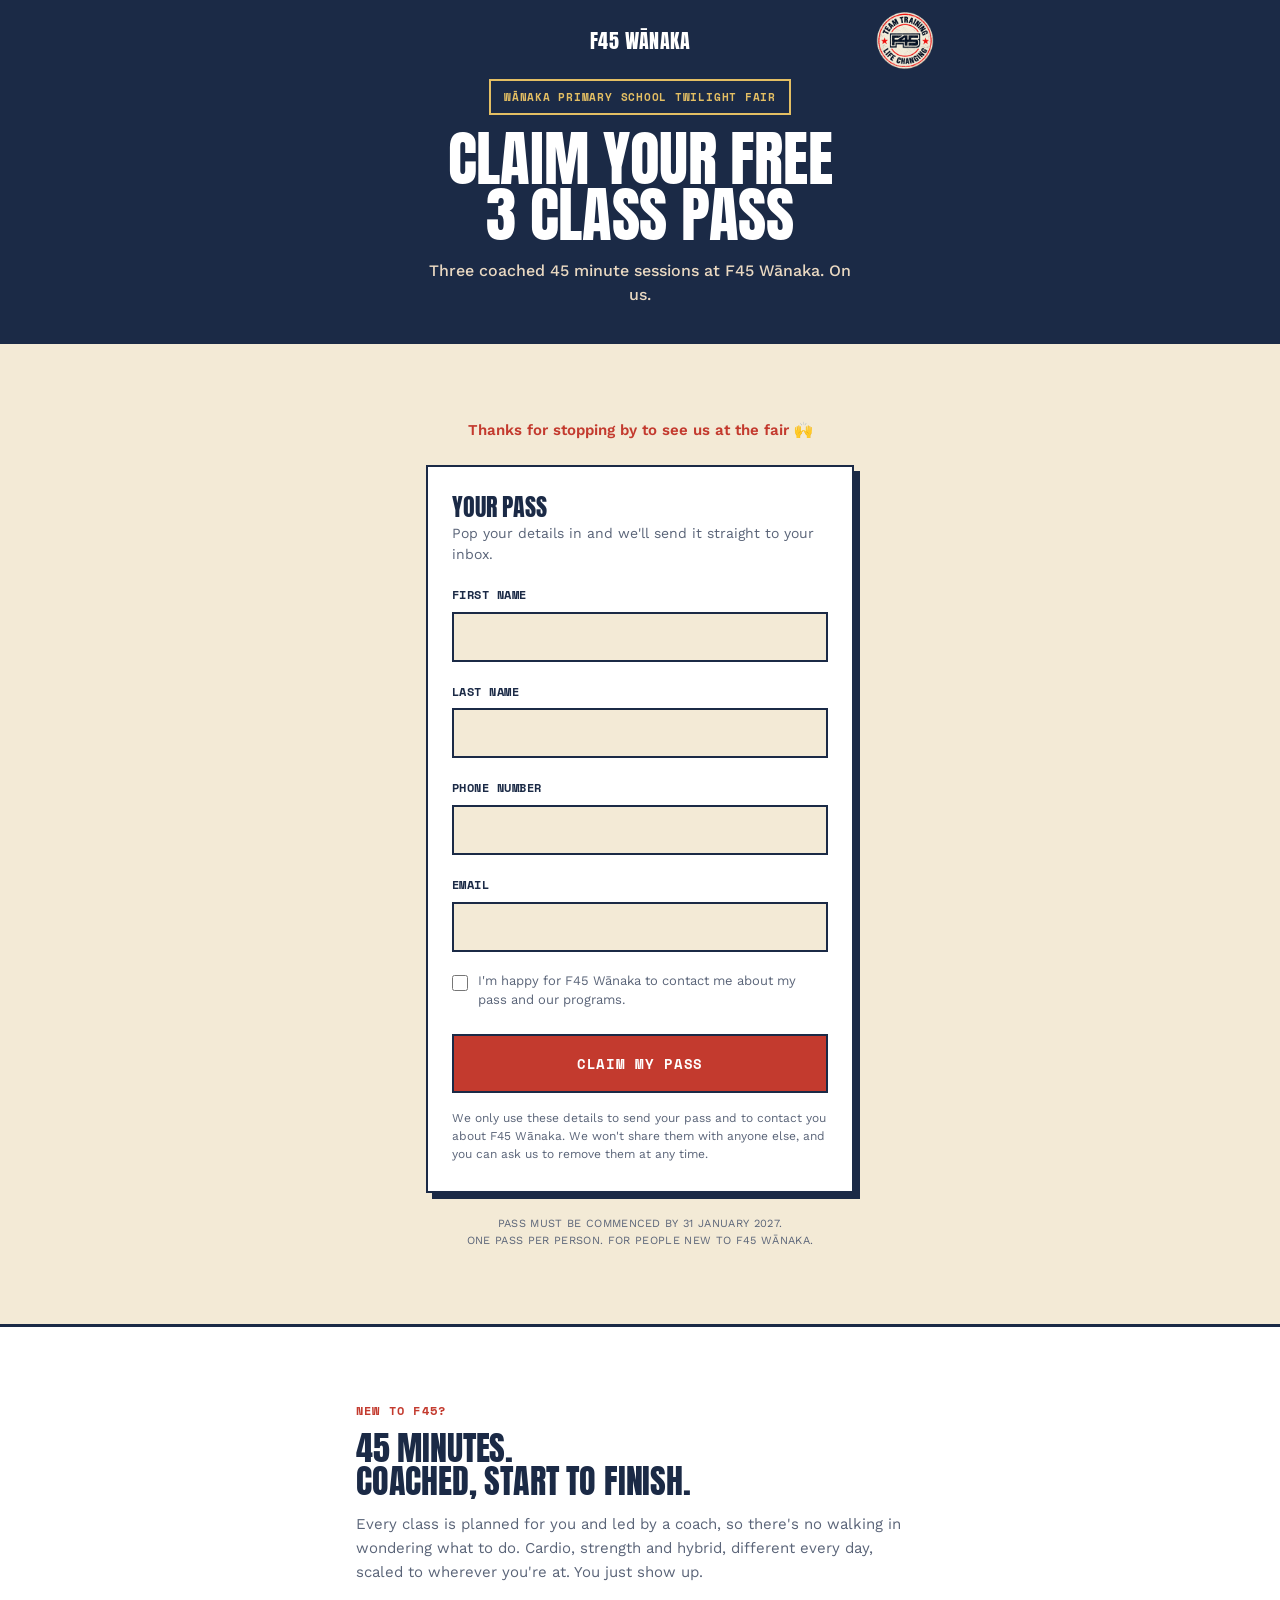
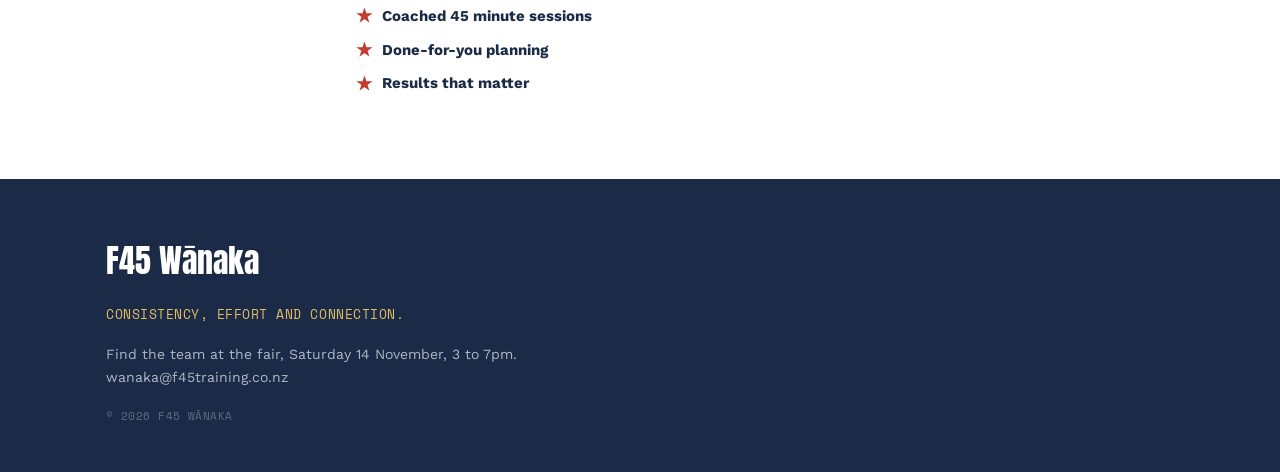
<file: twilightfair/twilightpass/index.html>
<!DOCTYPE html><html lang="en"><head>
<meta charset="utf-8"><meta name="viewport" content="width=device-width, initial-scale=1">
<title>Free 3 class pass &mdash; F45 W&#257;naka</title>
<meta name="description" content="Claim your free 3 class pass at F45 W&#257;naka. Three coached 45 minute sessions, on us.">
<meta name="robots" content="noindex">
<link rel="preconnect" href="https://fonts.googleapis.com"><link rel="preconnect" href="https://fonts.gstatic.com" crossorigin>
<link href="https://fonts.googleapis.com/css2?family=Anton&family=Space+Mono:wght@400;700&family=Work+Sans:wght@400;500;600;700&display=swap" rel="stylesheet">
<link rel="stylesheet" href="/site.css">
<style>
  h1,h2,h3{font-family:'Anton',Impact,sans-serif;font-weight:400;}
  .fhero{position:relative;overflow:hidden;background:var(--navy);color:#fff;border-bottom:3px solid var(--navy);}
  .fhero .wrap{position:relative;z-index:2;max-width:640px;padding-top:24px;padding-bottom:34px;text-align:center;}
  .fhead{display:flex;align-items:center;justify-content:center;gap:14px;margin-bottom:22px;position:relative;}
  .fhead .brand{font-family:'Anton',Impact,sans-serif;font-size:1.25rem;letter-spacing:.02em;color:#fff;text-transform:uppercase;}
  .fhead .badge{width:58px;height:58px;flex:none;position:absolute;right:0;top:50%;transform:translateY(-50%);}
  .fpill{display:inline-block;font-family:'Space Mono',monospace;font-weight:700;font-size:11px;text-transform:uppercase;letter-spacing:.07em;color:var(--mustard);border:2px solid var(--mustard);padding:7px 13px;margin-bottom:16px;}
  .fhero h1{text-transform:uppercase;color:#fff;line-height:.92;font-size:clamp(2.5rem,9vw,3.8rem);margin:0;}
  .fhero .sub{font-family:'Work Sans',sans-serif;font-size:16px;font-weight:500;color:#EAD9C2;margin:16px auto 0;max-width:440px;line-height:1.5;}

  .formsec{background:var(--cream);}
  .formsec .wrap{max-width:480px;}
  .thanksline{font-family:'Work Sans',sans-serif;font-size:15px;font-weight:600;color:var(--red);text-align:center;margin:0 0 22px;}
  .card{background:#fff;border:2px solid var(--navy);box-shadow:6px 6px 0 var(--navy);padding:28px 24px;}
  .card h2{color:var(--navy);font-size:1.5rem;line-height:1;margin:0 0 4px;text-transform:uppercase;}
  .card .lede2{font-family:'Work Sans',sans-serif;font-size:14px;color:var(--ink-soft);margin:0 0 20px;line-height:1.5;}
  .frow label{font-family:'Space Mono',monospace;font-weight:700;font-size:12px;text-transform:uppercase;letter-spacing:.04em;color:var(--navy);display:block;margin-bottom:7px;}
  .privacy{font-family:'Work Sans',sans-serif;font-size:12px;color:var(--ink-soft);line-height:1.5;margin:16px 0 0;}
  .fine{font-family:'Work Sans',sans-serif;font-size:11px;color:var(--ink-soft);line-height:1.6;margin:22px auto 0;max-width:480px;text-align:center;}
  .fine span{display:block;}

  /* success / story state */
  .success{display:none;}
  .success .scard{background:var(--navy);color:var(--cream);border:2px solid var(--navy);box-shadow:6px 6px 0 var(--red);padding:30px 24px;text-align:center;}
  .success .scard h2{color:#fff;font-size:1.9rem;line-height:.98;margin:0 0 6px;text-transform:uppercase;}
  .success .scard .smsg{font-family:'Work Sans',sans-serif;font-size:15px;color:#EAD9C2;margin:0 0 20px;line-height:1.5;}
  .success .scard .story{font-family:'Work Sans',sans-serif;font-size:15px;color:#D7DCE6;line-height:1.6;margin:0 0 24px;text-align:left;}
  .success .scard .story strong{color:#fff;}
  .ctastack{display:flex;flex-direction:column;gap:12px;}
  .cta-primary{display:block;font-family:'Space Mono',monospace;font-weight:700;text-transform:uppercase;letter-spacing:.05em;font-size:14px;padding:16px;background:var(--red);color:#fff;border:2px solid #fff;text-decoration:none;}
  .cta-ig{display:block;font-family:'Space Mono',monospace;font-weight:700;text-transform:uppercase;letter-spacing:.05em;font-size:14px;padding:16px;background:transparent;color:#fff;border:2px solid var(--mustard);text-decoration:none;}

  /* F45 info below the form */
  .about{background:#fff;border-top:3px solid var(--navy);}
  .about .wrap{max-width:620px;}
  .about .kick{font-family:'Space Mono',monospace;color:var(--red);font-size:12px;letter-spacing:.1em;text-transform:uppercase;font-weight:700;margin-bottom:10px;}
  .about h2{color:var(--navy);font-size:clamp(1.6rem,5vw,2.1rem);line-height:1;margin:0 0 14px;text-transform:uppercase;}
  .about p{font-family:'Work Sans',sans-serif;color:var(--ink-soft);font-size:15px;line-height:1.6;margin:0 0 16px;max-width:560px;}
  .vlist{list-style:none;margin:20px 0 0;padding:0;}
  .vlist li{font-family:'Work Sans',sans-serif;font-weight:700;font-size:15px;color:var(--navy);margin:9px 0;display:flex;align-items:center;gap:10px;}
  .vlist .st{color:var(--red);font-size:18px;line-height:1;}
</style>
</head><body>

<header class="fhero"><div class="wrap">
  <div class="fhead">
    <span class="brand">F45 W&#257;naka</span>
    <img class="badge" src="/img/f45-badge.png" alt="F45 &mdash; Team Training, Life Changing" width="500" height="500">
  </div>
  <div class="fpill">W&#257;naka Primary School Twilight Fair</div>
  <h1>Claim your free<br>3 class pass</h1>
  <p class="sub">Three coached 45 minute sessions at F45 W&#257;naka. On us.</p>
</div></header>

<section class="formsec"><div class="wrap">
  <p class="thanksline">Thanks for stopping by to see us at the fair &#128588;</p>

  <div class="formwrap">
    <div class="card">
      <form class="twform" novalidate>
        <h2>Your pass</h2>
        <p class="lede2">Pop your details in and we'll send it straight to your inbox.</p>
        <div class="frow"><label>First name</label><input name="firstName" type="text" autocomplete="given-name" required></div>
        <div class="frow"><label>Last name</label><input name="lastName" type="text" autocomplete="family-name" required></div>
        <div class="frow"><label>Phone number</label><input name="phone" type="tel" autocomplete="tel" required></div>
        <div class="frow"><label>Email</label><input name="email" type="email" autocomplete="email" required></div>
        <label class="consent"><input type="checkbox" name="consent" value="true" required><span>I'm happy for F45 W&#257;naka to contact me about my pass and our programs.</span></label>
        <div class="fhp"><label>Company<input type="text" name="company" tabindex="-1" autocomplete="off"></label></div>
        <button type="submit" class="btn submit" style="width:100%;">Claim my pass</button>
        <div class="ferr"></div>
        <p class="privacy">We only use these details to send your pass and to contact you about F45 W&#257;naka. We won't share them with anyone else, and you can ask us to remove them at any time.</p>
      </form>
    </div>
    <p class="fine">
      <span>Pass must be commenced by 31 January 2027.</span>
      <span>One pass per person. For people new to F45 W&#257;naka.</span>
    </p>
  </div>

  <div class="success">
    <div class="scard">
      <h2 class="stitle">Your pass is on its way.</h2>
      <p class="smsg">Check your email for what to do next.</p>
      <p class="story">While you're here, this is us. <strong>F45 W&#257;naka is coached group training that actually fits a busy life.</strong> 45 minutes, planned for you, with a team that notices when you're not there. No guesswork, no lock-in, just show up and we handle the rest.</p>
      <div class="ctastack">
        <a class="cta-primary" href="/new/">See what you're walking into &#8594;</a>
        <a class="cta-ig" href="https://www.instagram.com/f45_training_wanaka/" target="_blank" rel="noopener">Follow along on Instagram &#8594;</a>
      </div>
    </div>
  </div>
</div></section>

<section class="about"><div class="wrap">
  <div class="kick">New to F45?</div>
  <h2>45 minutes.<br>Coached, start to finish.</h2>
  <p>Every class is planned for you and led by a coach, so there's no walking in wondering what to do. Cardio, strength and hybrid, different every day, scaled to wherever you're at. You just show up.</p>
  <ul class="vlist">
    <li><span class="st">&#9733;</span> Coached 45 minute sessions</li>
    <li><span class="st">&#9733;</span> Done-for-you planning</li>
    <li><span class="st">&#9733;</span> Results that matter</li>
  </ul>
</div></section>

<div class="foot"><div class="wrap">
<div class="fbrand">F45 W&#257;naka</div>
<div class="vals">Consistency, effort and connection.</div>
<div>Find the team at the fair, Saturday 14 November, 3 to 7pm.<br>
<a href="mailto:wanaka@f45training.co.nz">wanaka@f45training.co.nz</a></div>
<div class="fmuted">&copy; 2026 F45 W&#257;naka</div>
</div></div>

<script>
document.querySelectorAll('form.twform').forEach(function(form){
  var sec=form.closest('.wrap'), err=form.querySelector('.ferr'),
      formwrap=sec.querySelector('.formwrap'), thanksline=sec.querySelector('.thanksline'),
      success=sec.querySelector('.success'), btn=form.querySelector('button[type=submit]');
  form.addEventListener('submit',function(e){
    e.preventDefault(); if(err){err.style.display='none';}
    var g=function(n){var el=form.querySelector('[name="'+n+'"]');return el?el.value.trim():'';};
    var data={firstName:g('firstName'),lastName:g('lastName'),email:g('email'),phone:g('phone'),consent:form.querySelector('input[name="consent"]').checked,company:g('company')};
    if(!data.firstName||!data.lastName||!data.email||!data.phone){if(err){err.textContent='Please fill in your name, email and phone.';err.style.display='block';}return;}
    if(!data.consent){if(err){err.textContent='Please tick the box so we can send your pass.';err.style.display='block';}return;}
    var old=btn.textContent; btn.disabled=true; btn.textContent='Sending...';
    fetch('/api/twilight',{method:'POST',headers:{'Content-Type':'application/json'},body:JSON.stringify(data)})
      .then(function(r){return r.json().then(function(j){return{ok:r.ok,j:j};});})
      .then(function(res){
        if(!res.ok||!res.j.ok){throw new Error((res.j&&res.j.error)||'Something went wrong.');}
        if(thanksline){thanksline.style.display='none';}
        if(formwrap){formwrap.style.display='none';}
        var t=success.querySelector('.stitle'); if(t){t.textContent='You’re in, '+data.firstName+'.';}
        success.style.display='block';
        window.scrollTo({top:0,behavior:'smooth'});
      })
      .catch(function(er){if(err){err.textContent=er.message||'Could not send. Please try again.';err.style.display='block';} btn.disabled=false; btn.textContent=old;});
  });
});
</script>
</body></html>
</file>
<file: site.css>
:root{--mustard:#E3BE63;--mustard-deep:#C9A54A;--navy:#1B2A46;--navy-deep:#121D33;--pink:#E8ABB9;--red:#C33A2E;--cream:#F3EAD6;--ink:#1B2A46;--ink-soft:#5A6478;--line:rgba(27,42,70,0.15);}
*{margin:0;padding:0;box-sizing:border-box;}
html{scroll-behavior:smooth;}
body{font-family:'Work Sans',system-ui,Arial,sans-serif;color:var(--ink);background:var(--cream);line-height:1.65;-webkit-font-smoothing:antialiased;}
.wrap{max-width:1120px;margin:0 auto;padding:0 26px;}
a{color:inherit;text-decoration:none;}
h1,h2,h3,h4{font-family:'Anton',Impact,sans-serif;font-weight:400;text-transform:uppercase;line-height:.9;letter-spacing:-0.005em;}
.grain:before{content:"";position:absolute;inset:0;z-index:1;pointer-events:none;mix-blend-mode:multiply;opacity:.5;background-image:url("data:image/svg+xml;utf8,<svg xmlns='http://www.w3.org/2000/svg' width='140' height='140'><filter id='n'><feTurbulence type='fractalNoise' baseFrequency='0.9' numOctaves='2' stitchTiles='stitch'/></filter><rect width='100%25' height='100%25' filter='url(%23n)' opacity='0.35'/></svg>");}
.nav{position:sticky;top:0;z-index:60;background:rgba(243,234,214,0.94);backdrop-filter:blur(8px);border-bottom:2px solid var(--navy);}
.nav .wrap{display:flex;align-items:center;justify-content:space-between;height:64px;}
.brand{font-family:'Anton',Impact,sans-serif;font-size:26px;color:var(--navy);letter-spacing:.01em;}
.navlinks{display:flex;align-items:center;}
.navlinks a{font-family:'Space Mono',monospace;font-weight:700;font-size:12px;text-transform:uppercase;letter-spacing:.07em;margin-left:22px;color:var(--navy);opacity:.8;}
.navlinks a:hover{opacity:1;color:var(--red);}
.nav-cta{background:var(--red);color:#fff !important;padding:11px 18px;font-family:'Space Mono',monospace;font-weight:700;font-size:12px;text-transform:uppercase;letter-spacing:.05em;border:2px solid var(--navy);opacity:1 !important;}
.nav-cta:hover{background:#a92e23;color:#fff !important;}
@media(max-width:640px){.navlinks a{margin-left:13px;font-size:10.5px;}.navlinks .hidesm{display:none;}}
.btn{display:inline-block;font-family:'Space Mono',monospace;font-weight:700;text-transform:uppercase;letter-spacing:.05em;font-size:13px;padding:15px 26px;background:var(--red);color:#fff;border:2px solid var(--navy);transition:.15s;}
.btn:hover{background:#a92e23;color:#fff;}
.btn.outline{background:transparent;color:var(--red);border-color:var(--red);}
.btn.outline:hover{background:var(--red);color:#fff;border-color:var(--navy);}
.btn.navy{background:var(--navy);border-color:var(--navy);}
.btn.navy:hover{background:var(--navy-deep);}
.btn.cream{background:var(--cream);color:var(--navy);border-color:var(--cream);}
.btn.cream:hover{background:#fff;color:var(--navy);}
.hero{position:relative;overflow:hidden;padding:92px 0 84px;border-bottom:2px solid var(--navy);}
.hero.pink{background:var(--pink);color:var(--red);}
.hero.navy{background:var(--navy);color:var(--cream);}
.hero .wrap{position:relative;z-index:2;}
.hero .eyebrow{font-family:'Space Mono',monospace;font-weight:700;font-size:13px;text-transform:uppercase;letter-spacing:.1em;margin-bottom:20px;}
.hero.navy .eyebrow{color:var(--mustard);}
.hero h1{font-family:'Anton',Impact,sans-serif;font-size:clamp(3.4rem,13vw,7rem);line-height:.88;letter-spacing:-0.01em;}
.hero.navy h1{color:#fff;}
.hero .subline{font-family:'Anton',Impact,sans-serif;font-size:clamp(1.05rem,2.6vw,1.6rem);text-transform:uppercase;margin-top:16px;}
.hero p.lede{font-family:'Work Sans',sans-serif;font-size:clamp(15px,2vw,18px);max-width:600px;margin-top:22px;font-weight:500;}
.hero.pink p.lede{color:var(--navy);}
.hero.navy p.lede{color:#D8DDE6;}
.hero .cta{margin-top:32px;display:flex;gap:14px;flex-wrap:wrap;position:relative;z-index:2;}
.statbar{background:var(--navy);color:#fff;border-bottom:2px solid var(--navy);}
.statbar .wrap{display:flex;flex-wrap:wrap;gap:16px;padding:30px 26px;justify-content:space-between;text-align:center;}
.stat{flex:1 1 130px;}
.stat .n{font-family:'Anton',Impact,sans-serif;font-size:2.4rem;line-height:1;color:#fff;}
.stat .l{font-family:'Space Mono',monospace;font-size:11px;text-transform:uppercase;letter-spacing:.05em;color:#9BA6BC;margin-top:8px;}
section{padding:74px 0;position:relative;}
section.cream{background:var(--cream);}
section.white{background:#fff;}
section.navy{background:var(--navy);color:var(--cream);}
section.mustard{background:var(--mustard);color:var(--navy);}
.kick{font-family:'Space Mono',monospace;color:var(--red);font-size:12px;letter-spacing:.1em;text-transform:uppercase;font-weight:700;margin-bottom:12px;}
section.navy .kick{color:var(--mustard);}
section.mustard .kick{color:var(--red);}
.sh{font-family:'Anton',Impact,sans-serif;font-size:clamp(2rem,5vw,3.2rem);color:var(--navy);}
section.navy .sh{color:#fff;}
.lead{font-family:'Work Sans',sans-serif;color:var(--ink-soft);max-width:620px;margin-top:12px;font-weight:500;}
section.navy .lead{color:#C3CAD6;}
section.mustard .lead{color:#4a3f22;}
.paths{display:grid;grid-template-columns:1fr 1fr;gap:22px;margin-top:16px;}
.path{background:#fff;border:2px solid var(--navy);padding:38px 32px;transition:.15s;display:block;}
.path:hover{background:var(--cream);transform:translate(-3px,-3px);box-shadow:7px 7px 0 var(--navy);}
.path .pk{font-family:'Space Mono',monospace;font-weight:700;text-transform:uppercase;letter-spacing:.08em;font-size:11px;color:var(--red);}
.path h3{font-family:'Anton',Impact,sans-serif;font-size:2.3rem;color:var(--navy);margin:10px 0 8px;}
.path p{font-family:'Work Sans',sans-serif;color:var(--ink-soft);font-size:15px;font-weight:500;}
.path .go{font-family:'Space Mono',monospace;font-weight:700;text-transform:uppercase;letter-spacing:.06em;font-size:12px;color:var(--red);margin-top:20px;display:inline-block;}
.path .go:after{content:" \2192";}
@media(max-width:720px){.paths{grid-template-columns:1fr;}}
.feats{display:grid;grid-template-columns:repeat(3,1fr);gap:20px;margin-top:32px;}
.feat{border:2px solid var(--navy);padding:28px 24px;background:var(--cream);}
section.navy .feat{background:transparent;border-color:rgba(255,255,255,.28);}
.feat h4{font-family:'Anton',Impact,sans-serif;font-size:1.55rem;color:var(--navy);}
section.navy .feat h4{color:#fff;}
.feat p{font-family:'Work Sans',sans-serif;font-size:14px;color:var(--ink-soft);margin-top:10px;font-weight:500;}
section.navy .feat p{color:#C3CAD6;}
@media(max-width:720px){.feats{grid-template-columns:1fr;}}
.ttgrid{display:grid;grid-template-columns:repeat(7,1fr);gap:12px;margin-top:30px;}
@media(max-width:900px){.ttgrid{grid-template-columns:repeat(3,1fr);}}
@media(max-width:560px){.ttgrid{grid-template-columns:repeat(2,1fr);}}
.ttc{border:2px solid var(--navy);background:var(--cream);padding:18px 14px;}
section.white .ttc{background:var(--cream);}
.ttc .day{font-family:'Anton',Impact,sans-serif;font-size:1.25rem;color:var(--navy);margin-bottom:10px;}
.ttc .times{font-family:'Space Mono',monospace;font-size:12px;color:var(--ink-soft);line-height:1.85;margin-bottom:14px;}
.tag{display:inline-block;font-family:'Space Mono',monospace;font-size:10px;font-weight:700;letter-spacing:.05em;text-transform:uppercase;padding:5px 9px;color:#fff;}
.tag.s{background:var(--red);}.tag.c{background:var(--mustard);color:var(--navy);}.tag.h{background:var(--navy);}
.legend{display:flex;flex-wrap:wrap;gap:26px;margin-top:30px;}
.legend .li{display:flex;gap:12px;align-items:flex-start;max-width:270px;}
.legend .li p{font-family:'Work Sans',sans-serif;font-size:13px;color:var(--ink-soft);font-weight:500;}
.fine{font-family:'Space Mono',monospace;color:var(--ink-soft);font-size:12px;text-transform:uppercase;letter-spacing:.03em;margin-top:26px;}
.prices{display:grid;grid-template-columns:repeat(3,1fr);gap:18px;margin-top:30px;}
.prices.two{grid-template-columns:1fr 1fr;max-width:720px;}
.price{border:2px solid var(--navy);background:#fff;padding:32px 24px;text-align:center;position:relative;}
.price.best{background:var(--cream);}
.price.best:before{content:"Best value";position:absolute;top:-13px;left:20px;background:var(--red);color:#fff;font-family:'Space Mono',monospace;font-weight:700;font-size:10px;text-transform:uppercase;letter-spacing:.05em;padding:4px 10px;border:2px solid var(--navy);}
.price.soldout{background:#EDEBE6;border-color:rgba(27,42,70,0.3);opacity:.7;}
.price.soldout .amt{color:var(--ink-soft);text-decoration:line-through;}
.price.soldout .lab,.price.soldout .incl,.price.soldout .incl b{color:var(--ink-soft);}
.soldtag{position:absolute;top:-13px;left:20px;background:var(--ink-soft);color:#fff;font-family:'Space Mono',monospace;font-weight:700;font-size:10px;text-transform:uppercase;letter-spacing:.05em;padding:4px 10px;border:2px solid var(--navy);}
.price .amt{font-family:'Anton',Impact,sans-serif;font-size:3.4rem;color:var(--navy);line-height:1;}
.price .amt small{font-family:'Space Mono',monospace;font-size:12px;color:var(--ink-soft);}
.price .lab{font-family:'Work Sans',sans-serif;font-weight:600;font-size:14px;margin-top:10px;}
.price .sub{font-family:'Work Sans',sans-serif;color:var(--ink-soft);font-size:13px;font-weight:400;}
@media(max-width:720px){.prices,.prices.two{grid-template-columns:1fr;}}
.qlinks{display:grid;grid-template-columns:1fr 1fr;gap:16px;margin-top:30px;}
.qlink{border:2px solid var(--navy);background:#fff;padding:24px 26px;display:flex;justify-content:space-between;align-items:center;gap:16px;transition:.15s;}
.qlink:hover{background:var(--cream);transform:translate(-3px,-3px);box-shadow:6px 6px 0 var(--navy);}
.qlink b{font-family:'Anton',Impact,sans-serif;color:var(--navy);font-size:1.2rem;font-weight:400;letter-spacing:.01em;}
.qlink span{font-family:'Work Sans',sans-serif;color:var(--ink-soft);font-size:13px;display:block;margin-top:4px;font-weight:500;}
.qlink .arr{color:var(--red);font-family:'Space Mono',monospace;font-weight:700;flex:none;font-size:18px;}
@media(max-width:720px){.qlinks{grid-template-columns:1fr;}}
.coming{background:var(--red);color:#fff;border:2px solid var(--navy);padding:44px 38px;margin-top:14px;display:flex;justify-content:space-between;align-items:center;gap:24px;flex-wrap:wrap;position:relative;overflow:hidden;}
.coming>*{position:relative;z-index:2;}
.coming .ck{font-family:'Space Mono',monospace;font-weight:700;text-transform:uppercase;letter-spacing:.1em;font-size:12px;color:var(--mustard);}
.coming h3{font-family:'Anton',Impact,sans-serif;font-size:2.8rem;color:#fff;margin:6px 0 8px;}
.coming p{font-family:'Work Sans',sans-serif;font-size:15px;color:#F6DAD5;max-width:480px;font-weight:500;}
.coming .btn{background:var(--navy);}
.coming .btn:hover{background:var(--navy-deep);}
.placeholder{border:2px dashed var(--navy);padding:44px;text-align:center;color:var(--ink-soft);font-family:'Space Mono',monospace;font-size:13px;text-transform:uppercase;letter-spacing:.04em;margin-top:28px;background:var(--cream);}
.foot{background:var(--navy);color:#AEB7C6;padding:56px 0 46px;font-family:'Work Sans',sans-serif;font-size:14px;}
.foot .fbrand{font-family:'Anton',Impact,sans-serif;font-size:2rem;color:#fff;}
.foot a{color:#AEB7C6;}.foot a:hover{color:var(--mustard);}
.foot .vals{font-family:'Space Mono',monospace;color:var(--mustard);font-size:13px;letter-spacing:.04em;margin:16px 0 18px;text-transform:uppercase;}
.foot .fmuted{font-family:'Space Mono',monospace;color:#5E6B80;margin-top:18px;font-size:11px;text-transform:uppercase;letter-spacing:.04em;}
/* ---- F-54 program page ---- */
.tracks{display:grid;grid-template-columns:repeat(3,1fr);gap:20px;margin-top:34px;}
@media(max-width:820px){.tracks{grid-template-columns:1fr;}}
.track{border:2px solid var(--navy);background:#fff;overflow:hidden;}
.track .top{padding:12px 20px;font-family:'Anton',Impact,sans-serif;font-size:1.5rem;color:#fff;text-transform:uppercase;letter-spacing:.01em;}
.track.pw .top{background:var(--red);}
.track.ln .top{background:var(--mustard);color:var(--navy);}
.track.at .top{background:var(--navy);}
.track .sub{font-family:'Space Mono',monospace;font-size:10px;font-weight:700;letter-spacing:.05em;opacity:.85;display:block;margin-top:2px;}
.track .bd{padding:24px 20px;}
.track .row{margin-bottom:15px;}
.track .row .k{font-family:'Space Mono',monospace;font-size:10px;font-weight:700;text-transform:uppercase;letter-spacing:.06em;color:var(--red);margin-bottom:3px;}
.track .row .v{font-family:'Work Sans',sans-serif;font-size:14px;color:var(--ink);font-weight:500;line-height:1.5;}
.track .win{border-top:2px solid var(--line);padding-top:15px;margin-top:4px;}
.track .win .k{color:var(--navy);}
.dates{display:grid;grid-template-columns:repeat(4,1fr);gap:16px;margin-top:32px;}
@media(max-width:820px){.dates{grid-template-columns:1fr 1fr;}}
@media(max-width:520px){.dates{grid-template-columns:1fr;}}
.date{border:2px solid var(--navy);background:var(--cream);padding:22px 20px;}
.date .d{font-family:'Anton',Impact,sans-serif;font-size:1.7rem;color:var(--red);line-height:1;}
.date .lbl{font-family:'Space Mono',monospace;font-size:11px;text-transform:uppercase;letter-spacing:.05em;color:var(--ink-soft);margin-top:8px;line-height:1.5;}
.prices.one{grid-template-columns:1fr;max-width:440px;}
.price .incl{font-family:'Work Sans',sans-serif;font-size:13px;color:var(--ink-soft);text-align:left;margin-top:16px;line-height:1.9;font-weight:500;}
.price .incl b{color:var(--navy);}
.form-wrap{max-width:560px;margin-top:34px;border:2px solid var(--navy);background:#fff;padding:36px 32px;}
.frow{margin-bottom:16px;}
.frow label{display:block;font-family:'Space Mono',monospace;font-weight:700;text-transform:uppercase;letter-spacing:.06em;font-size:11px;color:var(--navy);margin-bottom:7px;}
.frow input[type=text],.frow input[type=email],.frow input[type=tel]{width:100%;font-family:'Work Sans',sans-serif;font-size:15px;padding:13px 14px;background:var(--cream);border:2px solid var(--navy);color:var(--ink);outline:none;}
.frow input:focus{border-color:var(--red);background:#fff;}
.trackpick{display:grid;grid-template-columns:repeat(4,1fr);gap:8px;}
@media(max-width:520px){.trackpick{grid-template-columns:1fr 1fr;}}
.trackpick label{position:relative;margin:0;}
.trackpick input{position:absolute;opacity:0;inset:0;cursor:pointer;}
.trackpick span{display:block;text-align:center;font-family:'Space Mono',monospace;font-weight:700;font-size:11px;text-transform:uppercase;padding:12px 6px;border:2px solid var(--navy);background:var(--cream);cursor:pointer;transition:.12s;}
.trackpick input:checked+span{background:var(--navy);color:#fff;}
.consent{display:flex;gap:10px;align-items:flex-start;font-family:'Work Sans',sans-serif;font-size:13px;color:var(--ink-soft);margin:6px 0 20px;line-height:1.45;cursor:pointer;}
.consent input{margin-top:3px;width:16px;height:16px;flex:none;accent-color:var(--red);}
.submit{width:100%;cursor:pointer;border:none;}
.fnote{font-family:'Space Mono',monospace;font-size:11px;color:var(--ink-soft);text-transform:uppercase;letter-spacing:.03em;margin-top:14px;text-align:center;}
.ferr{font-family:'Work Sans',sans-serif;font-size:13px;color:var(--red);margin-top:12px;text-align:center;display:none;}
.fhp{position:absolute;left:-9999px;width:1px;height:1px;overflow:hidden;}
.fthanks{display:none;text-align:center;padding:8px 0;}
.fthanks h3{font-family:'Anton',Impact,sans-serif;font-size:2.2rem;color:var(--navy);margin-bottom:10px;}
.fthanks p{font-family:'Work Sans',sans-serif;color:var(--ink-soft);font-weight:500;}
/* ---- F-54 v2: values+data, header form, HQ-style track band, timeline, prizes ---- */
.valline{display:flex;align-items:center;gap:16px;flex-wrap:wrap;margin-top:26px;}
.valline .v{font-family:'Space Mono',monospace;font-weight:700;text-transform:uppercase;letter-spacing:.07em;font-size:14px;}
.hero.pink .valline .v{color:var(--navy);}
.valline .data{font-family:'Permanent Marker',cursive;font-size:34px;line-height:1;color:var(--red);transform:rotate(-5deg);display:inline-block;}
.hgrid{display:grid;grid-template-columns:1.15fr .85fr;gap:46px;align-items:start;}
@media(max-width:880px){.hgrid{grid-template-columns:1fr;gap:34px;}}
.hform{background:var(--cream);border:2px solid var(--navy);padding:30px 28px;}
.hform h3{font-family:'Anton',Impact,sans-serif;font-size:1.6rem;color:var(--navy);margin-bottom:4px;}
.hform .hf-sub{font-family:'Space Mono',monospace;font-size:11px;text-transform:uppercase;letter-spacing:.05em;color:var(--ink-soft);margin-bottom:20px;}
/* HQ-style three-column track band */
.trackband{display:grid;grid-template-columns:1fr 1fr 1fr;border-top:2px solid var(--navy);border-bottom:2px solid var(--navy);}
@media(max-width:820px){.trackband{grid-template-columns:1fr;}}
.tcol{position:relative;overflow:hidden;padding:46px 34px 40px;min-height:560px;display:flex;flex-direction:column;border-right:2px solid var(--navy);}
.tcol:last-child{border-right:none;}
@media(max-width:820px){.tcol{border-right:none;border-bottom:2px solid var(--navy);min-height:auto;}}
.tcol.pw{background:#EFBA36;color:var(--navy);}
.tcol.ln{background:#7FB2D9;color:var(--navy);}
.tcol.at{background:var(--pink);color:var(--red);}
.tcol .trow .v2{color:var(--navy);}
.tcol .tfor{font-family:'Work Sans',sans-serif;font-size:14px;font-weight:600;line-height:1.45;color:var(--navy);margin:-6px 0 26px;}
.tcol>*{position:relative;z-index:2;}
.tcol .tnum{font-family:'Space Mono',monospace;font-size:12px;font-weight:700;letter-spacing:.12em;text-transform:uppercase;opacity:.75;}
.tcol .tname{font-family:'Anton',Impact,sans-serif;font-size:3.6rem;line-height:.88;margin:10px 0 4px;text-transform:uppercase;}
.tcol .tdesc{font-family:'Space Mono',monospace;font-size:12px;font-weight:700;text-transform:uppercase;letter-spacing:.06em;opacity:.8;margin-bottom:28px;}
.tcol .trow{margin-bottom:18px;}
.tcol .trow .k{font-family:'Space Mono',monospace;font-size:10px;font-weight:700;text-transform:uppercase;letter-spacing:.06em;opacity:.75;margin-bottom:4px;}
.tcol .trow .v2{font-family:'Work Sans',sans-serif;font-size:15px;font-weight:500;line-height:1.45;}
.tcol .twin{margin-top:auto;padding-top:20px;border-top:2px solid;}
.tcol .tlogos{display:flex;gap:8px;margin-top:20px;flex-wrap:wrap;}
.logomark{font-family:'Space Mono',monospace;font-weight:700;font-size:9.5px;letter-spacing:.06em;text-transform:uppercase;border:1.5px solid currentColor;padding:5px 8px;opacity:.92;white-space:nowrap;}
.testnote{font-family:'Space Mono',monospace;font-size:12px;text-transform:uppercase;letter-spacing:.04em;color:var(--ink-soft);margin-top:26px;text-align:center;}
/* timeline for key dates */
.timeline{display:grid;grid-template-columns:repeat(4,1fr);margin-top:44px;position:relative;}
.timeline:before{content:"";position:absolute;top:11px;left:6%;right:6%;height:2px;background:var(--navy);}
.tl{position:relative;padding:0 16px;}
.tl:before{content:"";position:absolute;top:4px;left:16px;width:16px;height:16px;background:var(--red);border:2px solid var(--navy);border-radius:50%;z-index:2;}
.tl .d{font-family:'Anton',Impact,sans-serif;font-size:1.7rem;color:var(--navy);margin-top:38px;line-height:1;}
.tl .lbl{font-family:'Space Mono',monospace;font-size:11px;text-transform:uppercase;letter-spacing:.04em;color:var(--ink-soft);margin-top:9px;line-height:1.65;}
@media(max-width:640px){.timeline{grid-template-columns:1fr;}.timeline:before{top:0;bottom:0;left:7px;right:auto;width:2px;height:auto;}.tl{padding:0 0 22px 34px;}.tl:before{left:0;top:3px;}.tl .d{margin-top:0;}}
/* prizes */
.prizeblocks{display:grid;grid-template-columns:1fr 1fr;gap:20px;margin-top:34px;}
@media(max-width:760px){.prizeblocks{grid-template-columns:1fr;}}
.pblock{border:2px solid var(--navy);background:#fff;padding:30px 28px;}
.pblock .pk{font-family:'Space Mono',monospace;font-weight:700;text-transform:uppercase;letter-spacing:.06em;font-size:11px;color:var(--red);margin-bottom:8px;}
.pblock h4{font-family:'Anton',Impact,sans-serif;font-size:1.8rem;color:var(--navy);margin-bottom:8px;}
.pblock p{font-family:'Work Sans',sans-serif;font-size:14px;color:var(--ink);font-weight:500;line-height:1.55;}
.party{border:2px solid var(--navy);background:var(--mustard);padding:36px 32px;margin-top:20px;}
.party .pk{font-family:'Space Mono',monospace;font-weight:700;text-transform:uppercase;letter-spacing:.1em;font-size:12px;color:var(--red);}
.party h3{font-family:'Anton',Impact,sans-serif;font-size:2.6rem;color:var(--navy);margin:6px 0 6px;}
.party p{font-family:'Work Sans',sans-serif;font-size:15px;color:#4a3f22;font-weight:500;max-width:560px;}
.partytiers{display:flex;gap:12px;flex-wrap:wrap;margin-top:20px;}
.tier{border:2px solid var(--navy);background:var(--cream);padding:12px 16px;font-family:'Space Mono',monospace;font-size:12px;font-weight:700;text-transform:uppercase;letter-spacing:.03em;color:var(--navy);}
.tier b{color:var(--red);}
/* polished form (overrides earlier) */
.form-wrap{max-width:600px;margin-top:36px;border:2px solid var(--navy);background:#fff;padding:38px 34px;}
.frow{margin-bottom:20px;}
.frow label{display:block;font-family:'Space Mono',monospace;font-weight:700;text-transform:uppercase;letter-spacing:.06em;font-size:11px;color:var(--navy);margin-bottom:9px;}
.frow input[type=text],.frow input[type=email],.frow input[type=tel]{width:100%;font-family:'Work Sans',sans-serif;font-size:15px;padding:14px 15px;background:var(--cream);border:2px solid var(--navy);color:var(--ink);outline:none;transition:.12s;}
.frow input:focus{border-color:var(--red);background:#fff;box-shadow:3px 3px 0 var(--red);}
.trackpick{display:grid;grid-template-columns:repeat(4,1fr);gap:10px;}
@media(max-width:520px){.trackpick{grid-template-columns:1fr 1fr;}}
.trackpick span{padding:14px 6px;}
.trackpick input:checked+span{background:var(--red);color:#fff;border-color:var(--navy);}
.consent{margin:10px 0 24px;}
.submit{width:100%;cursor:pointer;border:2px solid var(--navy);padding:17px;font-size:14px;}
/* select dropdown to match form inputs */
.frow select{width:100%;font-family:'Work Sans',sans-serif;font-size:15px;padding:14px 38px 14px 15px;background:var(--cream);border:2px solid var(--navy);color:var(--ink);outline:none;transition:.12s;-webkit-appearance:none;appearance:none;border-radius:0;cursor:pointer;background-image:url("data:image/svg+xml;utf8,<svg xmlns='http://www.w3.org/2000/svg' width='12' height='8'><path d='M1 1l5 5 5-5' stroke='%231B2A46' stroke-width='2' fill='none'/></svg>");background-repeat:no-repeat;background-position:right 15px center;}
.frow select:focus{border-color:var(--red);background-color:#fff;box-shadow:3px 3px 0 var(--red);}

.feats.four{grid-template-columns:repeat(4,1fr);}
@media(max-width:900px){.feats.four{grid-template-columns:1fr 1fr;}}
@media(max-width:520px){.feats.four{grid-template-columns:1fr;}}
</file>
